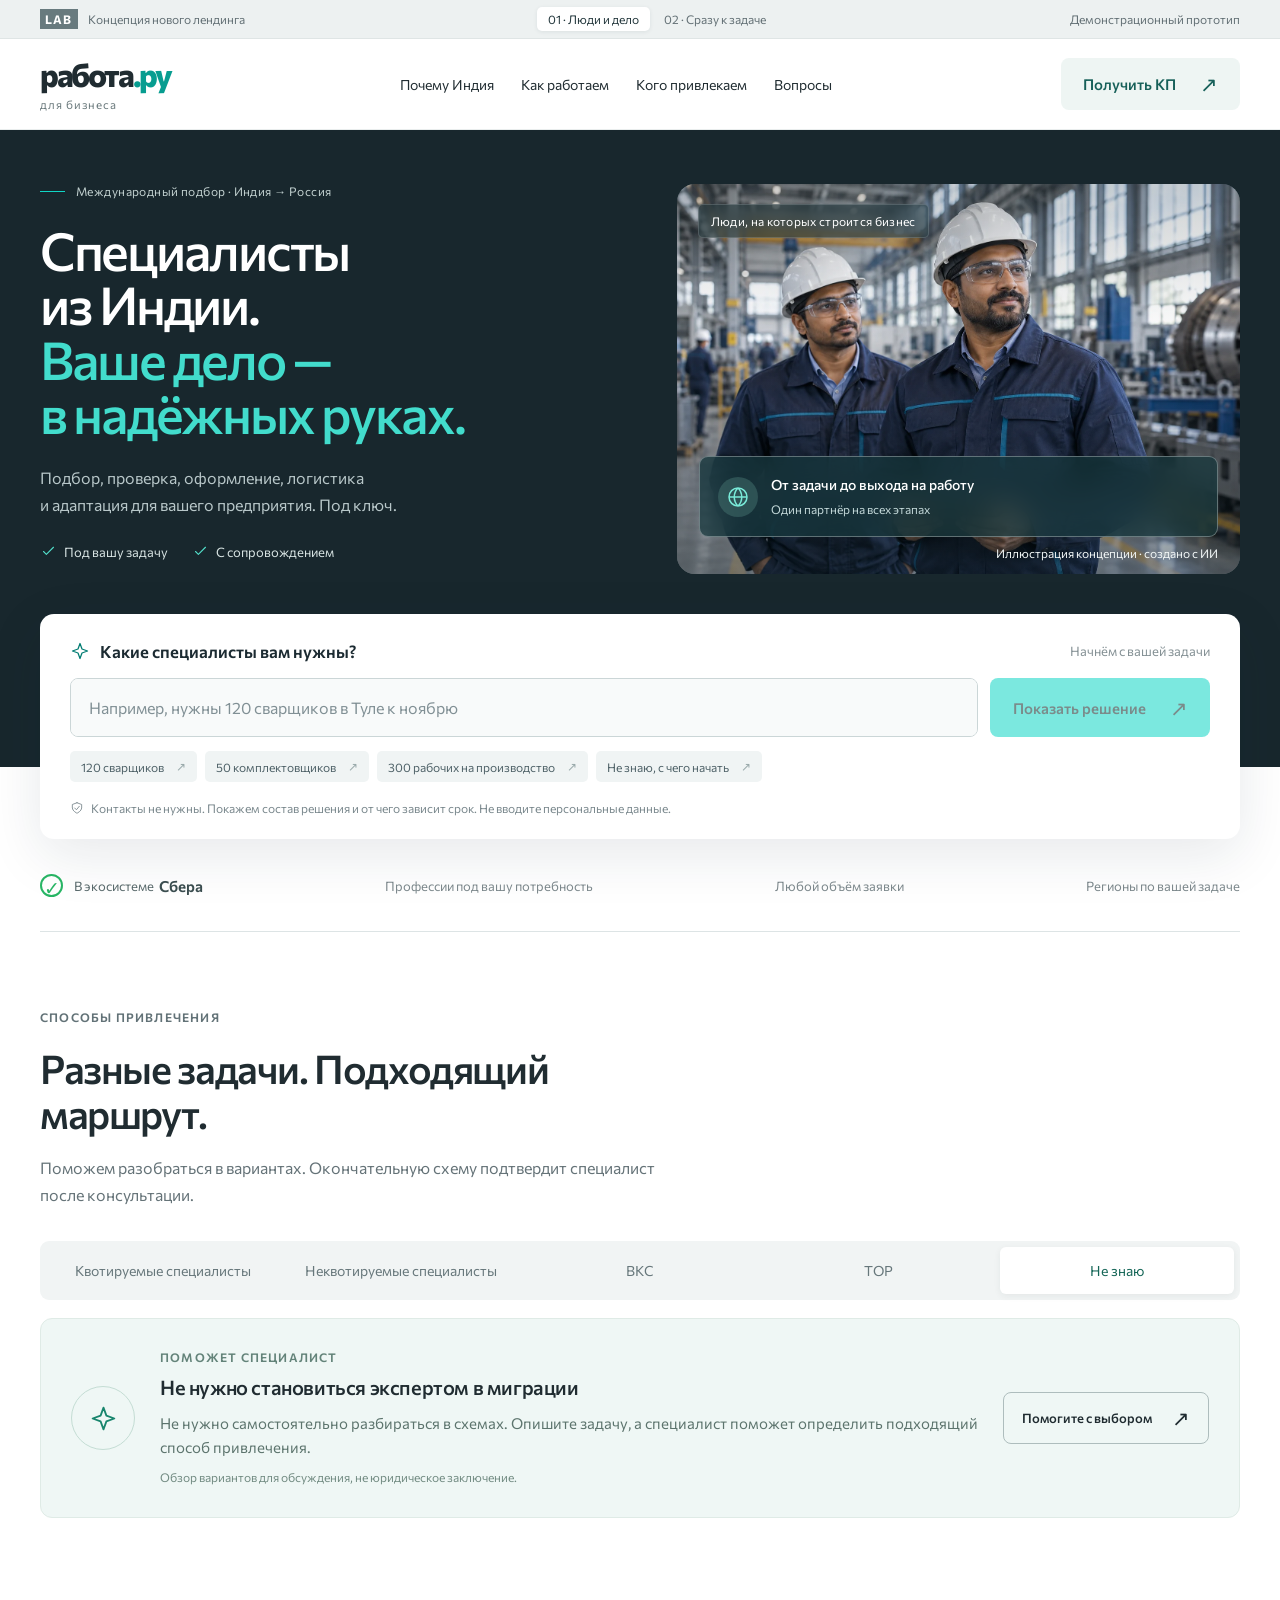
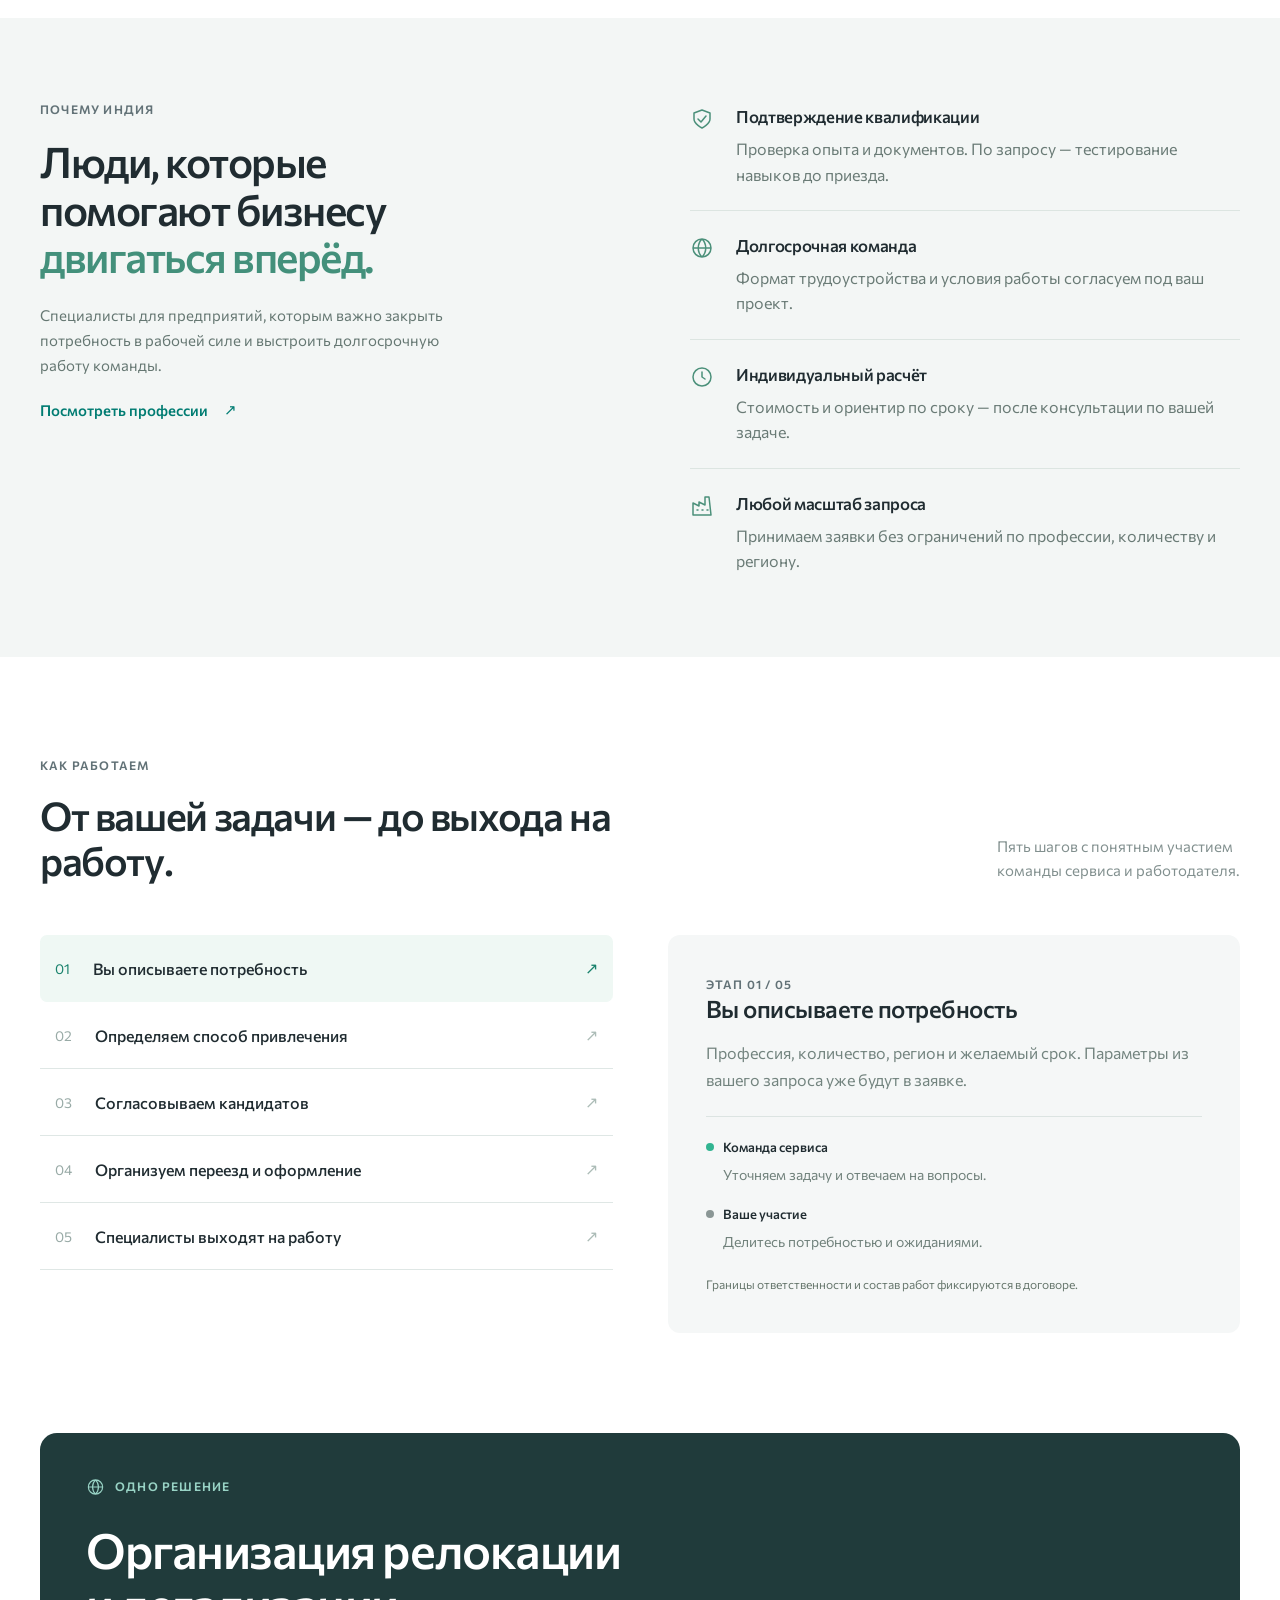
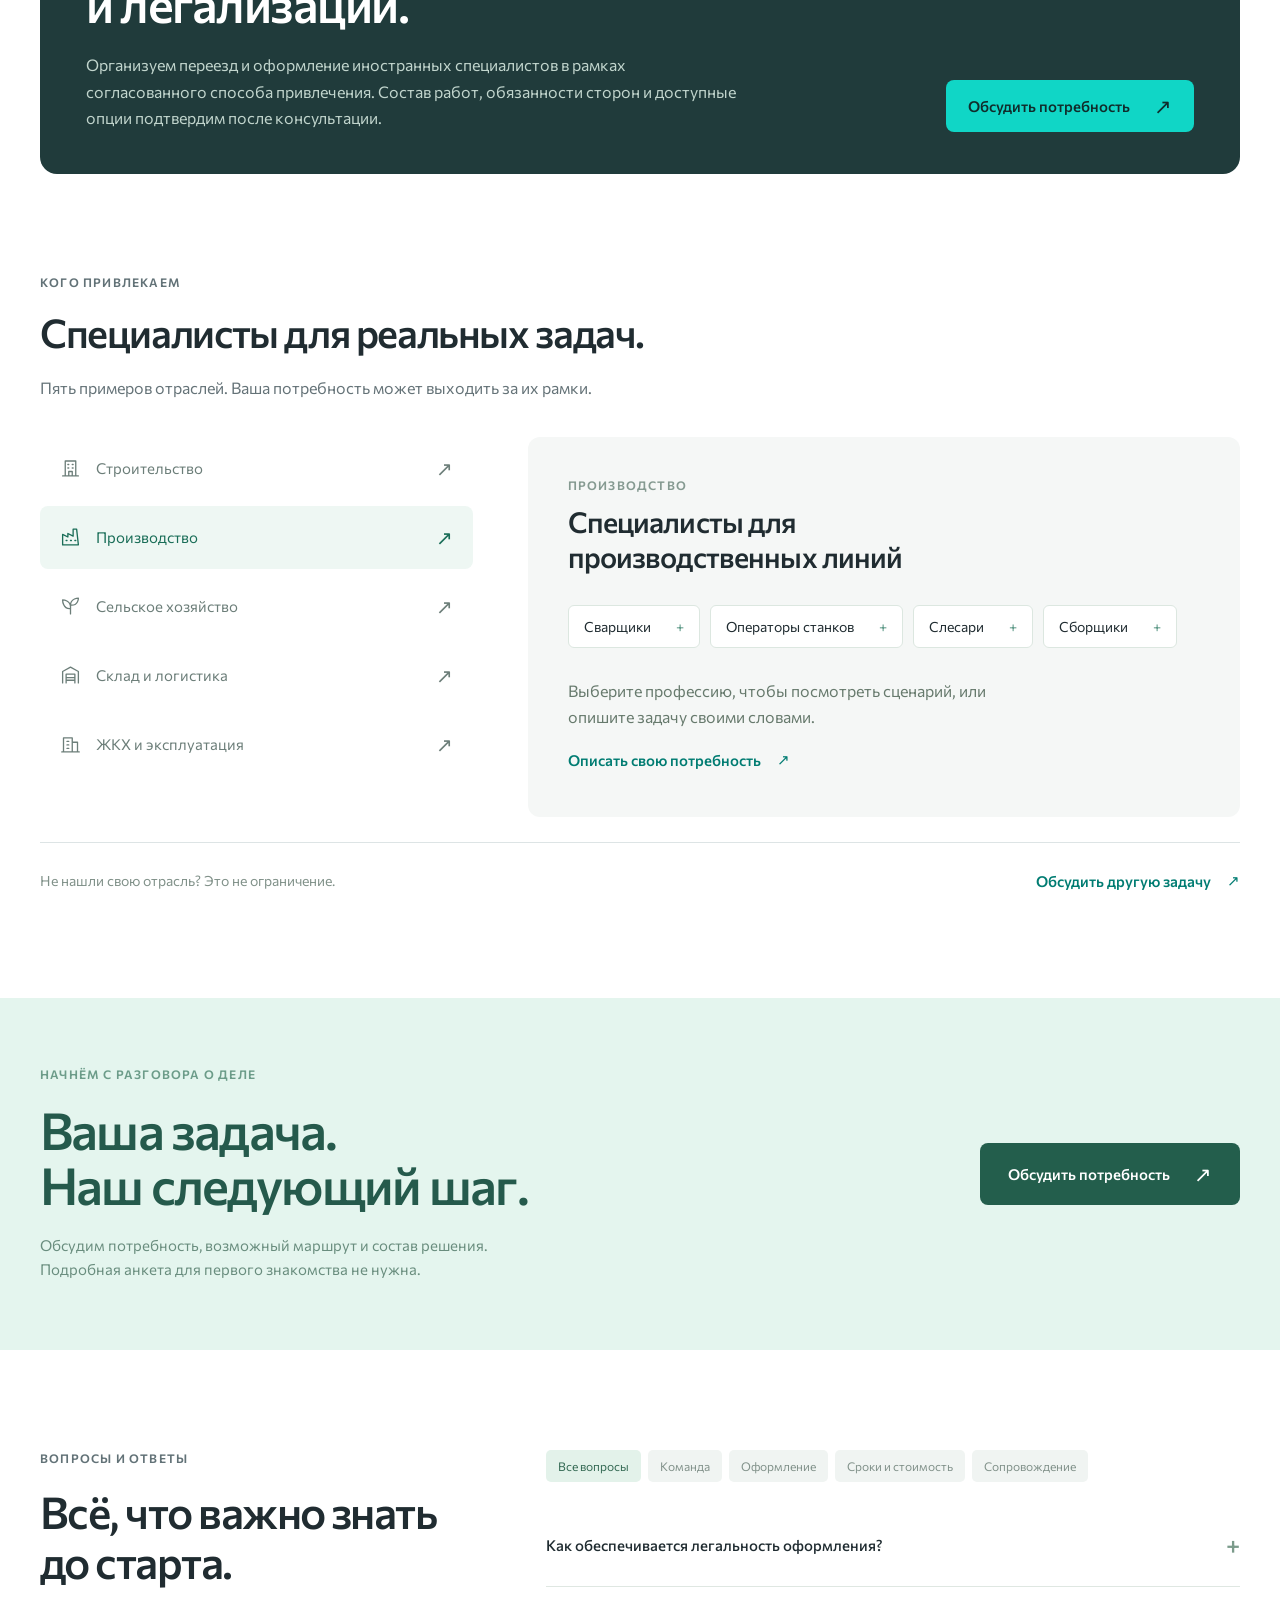
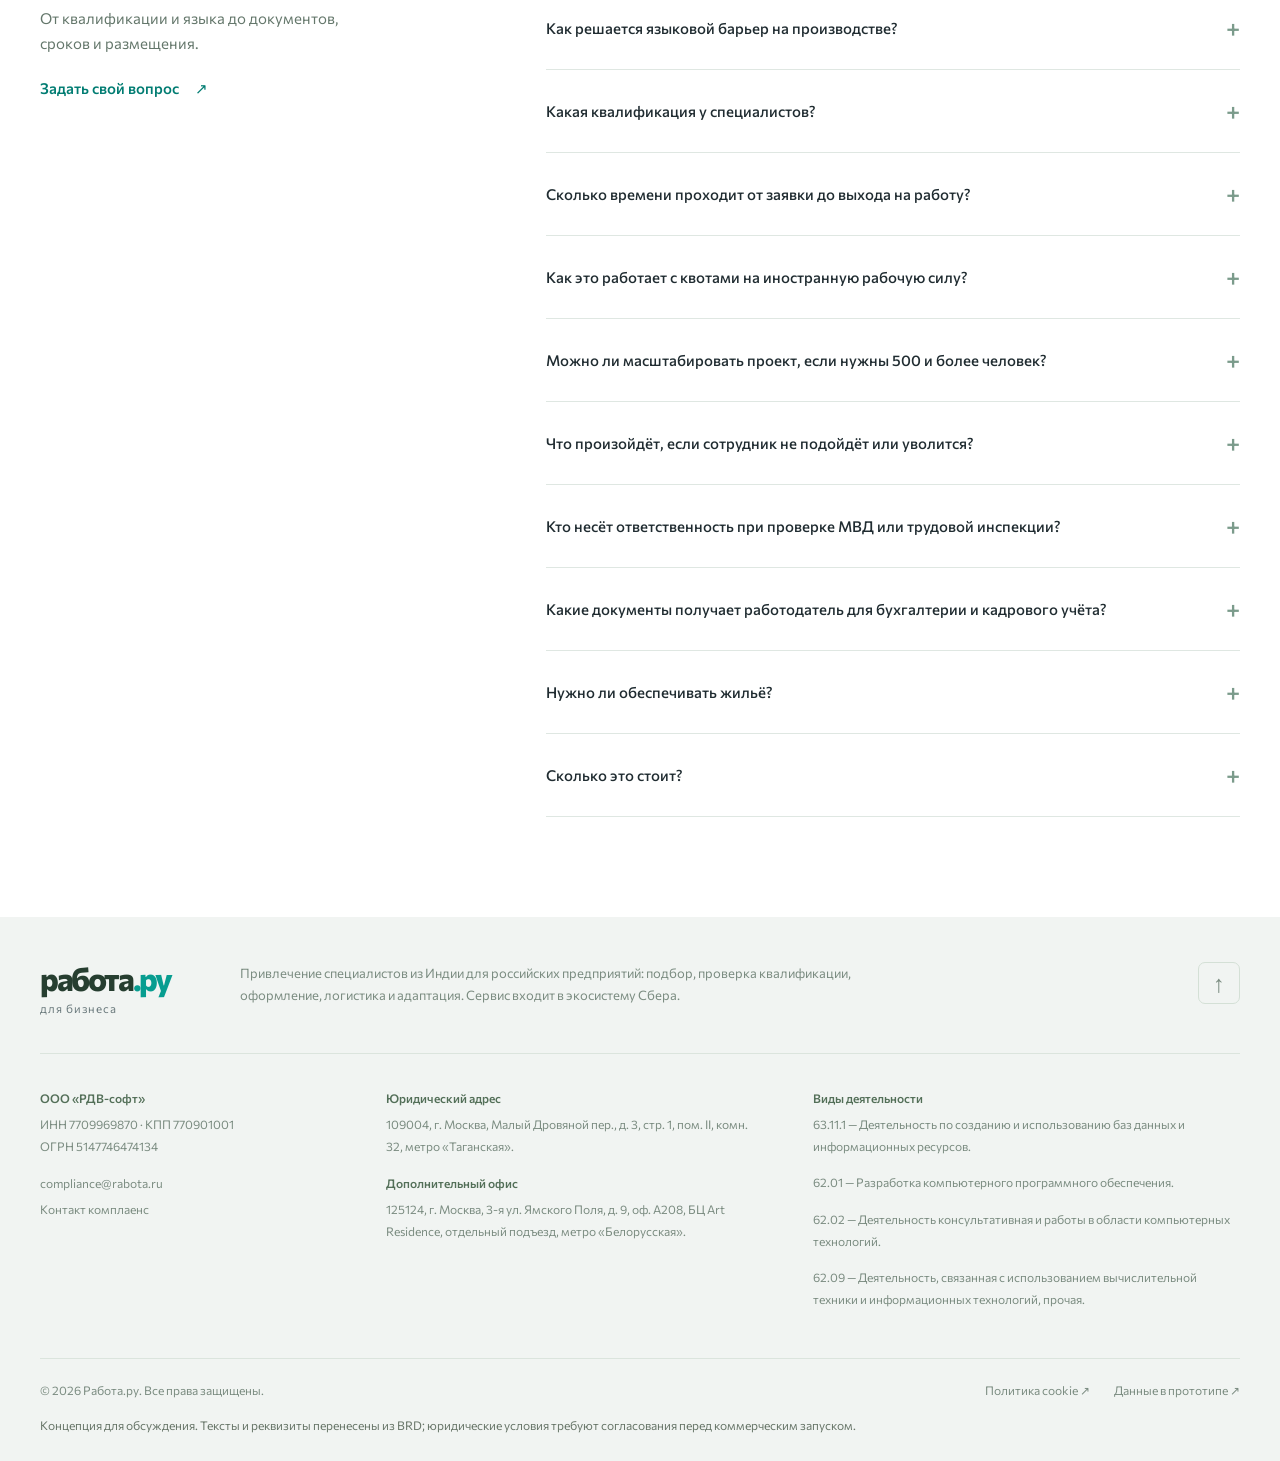
<file: site/index.html>
<!DOCTYPE html>
<!-- Статичная копия https://rabota-landing-poc.vercel.app/?variant=editorial (снята 2026-10-16) -->
<html lang="ru"><head>
    <meta charset="UTF-8">
    <meta name="viewport" content="width=device-width, initial-scale=1.0">
    <meta name="theme-color" content="#18272d">
    <meta name="robots" content="noindex,nofollow">
    <meta name="description" content="Специалисты из Индии для предприятий под ключ. Опишите задачу и узнайте, как может быть организован подбор, релокация и легализация.">
    <link rel="icon" href="favicon.svg">
    <title>Специалисты из Индии для бизнеса — Работа.ру</title>
    <link rel="stylesheet" href="styles.css">
    <script src="script.js" defer></script>
  </head>
  <body>
  <div id="root">
    <div class="app variant-editorial"><a class="skip-link" href="#main">Перейти к содержимому</a>
      <div class="poc-bar">
        <div class="container poc-inner"><span><b>LAB</b> Концепция нового лендинга</span>
          <div class="variant-switch" aria-label="Вариант первого экрана"><button aria-pressed="true" data-variant="editorial">01 · Люди и дело</button><button aria-pressed="false" data-variant="focus">02 · Сразу к задаче</button>
          </div><span class="poc-only">Демонстрационный прототип</span>
        </div>
      </div>
      <header class="site-header">
        <div class="container header-inner"><a class="brand" href="#top" aria-label="Работа.ру для бизнеса"><span class="wordmark">работа<span>.ру</span></span><span class="brand-caption">для бизнеса</span></a>
          <nav class="nav" aria-label="Основная навигация"><a href="#why">Почему Индия</a><a href="#kak">Как работаем</a><a href="#otrasli">Кого привлекаем</a><a href="#faq">Вопросы</a>
          </nav>
          <div class="header-actions"><button class="button header-cta" data-action="lead">Получить КП <span aria-hidden="true">↗</span></button><button class="menu-button" aria-label="Открыть меню" aria-expanded="false">☰</button>
          </div>
        </div>
      </header>
      <main id="main">
        <section class="hero" id="top">
          <div class="container hero-grid">
            <div class="hero-content">
              <div class="hero-overline"><span class="mini-line"></span> Международный подбор · Индия → Россия
              </div>
              <h1>Специалисты <br>из Индии.<br><span>Ваше дело —<br class="desktop-break"> в надёжных руках.</span>
              </h1>
              <p class="hero-description">Подбор, проверка, оформление, логистика<br class="desktop-break"> и адаптация для вашего предприятия. Под ключ.
              </p>
              <div class="hero-benefits"><span><svg width="24" height="24" viewBox="0 0 24 24" fill="none" stroke="currentColor" stroke-width="1.5" stroke-linecap="round" stroke-linejoin="round" aria-hidden="true"><path d="m5 12 4 4L19 6"></path></svg> Под вашу задачу</span><span><svg width="24" height="24" viewBox="0 0 24 24" fill="none" stroke="currentColor" stroke-width="1.5" stroke-linecap="round" stroke-linejoin="round" aria-hidden="true"><path d="m5 12 4 4L19 6"></path></svg> С сопровождением</span>
              </div>
            </div>
            <div class="hero-visual"><img class="hero-photo" alt="Иллюстрация: индийские специалисты в рабочей одежде на современном производстве" width="1536" height="1024" fetchpriority="high" src="hero.webp"><span class="image-label">Люди, на которых строится бизнес</span>
              <div class="photo-card"><span class="photo-card-icon"><svg width="24" height="24" viewBox="0 0 24 24" fill="none" stroke="currentColor" stroke-width="1.5" stroke-linecap="round" stroke-linejoin="round" aria-hidden="true"><path d="M21 12a9 9 0 1 1-18 0 9 9 0 0 1 18 0ZM3 12h18M12 3c5 5 5 13 0 18-5-5-5-13 0-18Z"></path></svg></span>
                <div><b>От задачи до выхода на работу</b><span>Один партнёр на всех этапах</span>
                </div>
              </div><span class="image-credit">Иллюстрация концепции · создано с ИИ</span>
            </div>
            <div class="intent-box">
              <div class="intent-heading"><svg width="24" height="24" viewBox="0 0 24 24" fill="none" stroke="currentColor" stroke-width="1.5" stroke-linecap="round" stroke-linejoin="round" aria-hidden="true"><path d="m12 3 2.4 6.6L21 12l-6.6 2.4L12 21l-2.4-6.6L3 12l6.6-2.4L12 3Z"></path></svg>
                <label for="intent-query">Какие специалисты вам нужны?
                </label><span>Начнём с вашей задачи</span>
              </div>
              <form class="intent-form">
                <textarea id="intent-query" rows="1" maxlength="600" placeholder="Например, нужны 120 сварщиков в Туле к ноябрю" aria-describedby="intent-help"></textarea><button class="button primary" type="submit" disabled="">Показать решение <span aria-hidden="true">↗</span></button>
              </form>
              <div class="examples"><button data-query="120 сварщиков в Туле к ноябрю">120 сварщиков <span aria-hidden="true">↗</span></button><button data-query="50 комплектовщиков">50 комплектовщиков <span aria-hidden="true">↗</span></button><button data-query="300 рабочих на производство">300 рабочих на производство <span aria-hidden="true">↗</span></button><button data-query="Не знаю, с чего начать">Не знаю, с чего начать <span aria-hidden="true">↗</span></button>
              </div>
              <p class="intent-help" id="intent-help"><svg width="24" height="24" viewBox="0 0 24 24" fill="none" stroke="currentColor" stroke-width="1.5" stroke-linecap="round" stroke-linejoin="round" aria-hidden="true"><path d="M12 3 4 6v6c0 5 8 9 8 9s8-4 8-9V6l-8-3Zm-4 9 3 3 5-6"></path></svg> Контакты не нужны. Покажем состав решения и от чего зависит срок. Не вводите персональные данные.
              </p>
              <p class="input-warning" role="status" hidden>Похоже, в запросе есть контакты. Удалим их перед распознаванием. Контакты можно оставить отдельно в заявке.
              </p>
              <div class="sr-only" role="status" aria-live="polite">
              </div>
            </div>
          </div>
        </section>
        <div class="trust-strip container"><span class="ecosystem"><span class="sber-mark">✓</span> В экосистеме <b>Сбера</b></span><span>Профессии под вашу потребность</span><span>Любой объём заявки</span><span>Регионы по вашей задаче</span>
        </div>
        <section id="result" class="section result-section container" hidden>
          <div class="result-top">
            <div>
              <p class="eyebrow teal-text">Ваш запрос → возможное решение
              </p>
              <h2 id="result-title" tabindex="-1">
              </h2>
            </div><button class="text-button" data-action="focus-intent">Изменить запрос ↗</button>
          </div>
          <div class="parsed-grid">
            <label><span>Профессия или отрасль <span aria-hidden="true">↙</span></span><input aria-label="Профессия или отрасль" data-field="profession" maxlength="150" placeholder="Уточним вместе">
            </label>
            <label><span>Количество <span aria-hidden="true">↙</span></span><input aria-label="Количество" data-field="count" inputmode="numeric" maxlength="15" placeholder="Уточним вместе">
            </label>
            <label><span>Регион работы <span aria-hidden="true">↙</span></span><input aria-label="Регион работы" data-field="region" maxlength="150" placeholder="Уточним вместе">
            </label>
            <label><span>Желаемый срок <span aria-hidden="true">↙</span></span><input aria-label="Желаемый срок" data-field="deadline" maxlength="150" placeholder="Уточним вместе">
            </label>
          </div>
          <p class="edit-hint">Распознали задачу. Нажмите на любое поле, чтобы уточнить его.
          </p>
          <div class="solution-grid">
            <div class="solution-main"><span class="pill">Предварительная рекомендация</span>
              <h3 data-result="solution-title">
              </h3>
              <p data-result="solution-text">
              </p>
              <div class="recommendation"><svg width="24" height="24" viewBox="0 0 24 24" fill="none" stroke="currentColor" stroke-width="1.5" stroke-linecap="round" stroke-linejoin="round" aria-hidden="true"><path d="M21 12a9 9 0 1 1-18 0 9 9 0 0 1 18 0ZM3 12h18M12 3c5 5 5 13 0 18-5-5-5-13 0-18Z"></path></svg>
                <div><b data-result="mode-title"></b>
                  <p data-result="mode-text">
                  </p><a href="#modes">Сравнить способы привлечения ↗</a>
                </div>
              </div>
            </div>
            <aside class="timing"><svg width="24" height="24" viewBox="0 0 24 24" fill="none" stroke="currentColor" stroke-width="1.5" stroke-linecap="round" stroke-linejoin="round" aria-hidden="true"><path d="M21 12a9 9 0 1 1-18 0 9 9 0 0 1 18 0ZM12 7v5l3 2"></path></svg>
              <h3>Когда смогут<br>выйти специалисты?
              </h3>
              <p data-result="timing-text">
              </p><small>Ориентир подтвердит менеджер после консультации. Здесь нет обещания даты выхода.</small><button class="button primary" data-action="lead">Обсудить потребность <span aria-hidden="true">↗</span></button>
            </aside>
          </div>
          <div class="result-faq" data-result="faq"><span>Часто спрашивают по этой задаче</span>
          </div>
        </section>
        <section class="section container modes-section" id="modes">
          <div class="section-heading">
            <p class="eyebrow">Способы привлечения
            </p>
            <h2>Разные задачи. Подходящий маршрут.
            </h2>
            <p>Поможем разобраться в вариантах. Окончательную схему подтвердит специалист после консультации.
            </p>
          </div>
          <div class="mode-tabs" role="tablist" aria-label="Способы привлечения"><button id="mode-quota" data-mode="quota" role="tab" aria-selected="false" aria-controls="mode-panel-quota" tabindex="-1">Квотируемые специалисты</button><button id="mode-no-quota" data-mode="no-quota" role="tab" aria-selected="false" aria-controls="mode-panel-no-quota" tabindex="-1">Неквотируемые специалисты</button><button id="mode-vks" data-mode="vks" role="tab" aria-selected="false" aria-controls="mode-panel-vks" tabindex="-1">ВКС</button><button id="mode-tor" data-mode="tor" role="tab" aria-selected="false" aria-controls="mode-panel-tor" tabindex="-1">ТОР</button><button id="mode-unknown" data-mode="unknown" role="tab" aria-selected="true" aria-controls="mode-panel-unknown" tabindex="0">Не знаю</button>
          </div>
          <div class="mode-panel" id="mode-panel-quota" role="tabpanel" aria-labelledby="mode-quota" data-mode="quota" hidden>
            <div class="mode-symbol"><svg width="24" height="24" viewBox="0 0 24 24" fill="none" stroke="currentColor" stroke-width="1.5" stroke-linecap="round" stroke-linejoin="round" aria-hidden="true"><path d="M21 12a9 9 0 1 1-18 0 9 9 0 0 1 18 0ZM3 12h18M12 3c5 5 5 13 0 18-5-5-5-13 0-18Z"></path></svg>
            </div>
            <div>
              <p class="eyebrow">Привлечение по квоте
              </p>
              <h3>Квотируемые специалисты
              </h3>
              <p>Возможный маршрут для визовых иностранных работников. Проверим, нужна ли квота для вашей задачи и как организовать подготовку.
              </p><a class="source-link" href="https://migrakvota.gov.ru/" target="_blank" rel="noreferrer">АИК «Миграционные квоты» ↗</a><small>Обзор вариантов для обсуждения, не юридическое заключение.</small>
            </div><button class="button outlined" data-action="lead">Обсудить этот вариант <span aria-hidden="true">↗</span></button>
          </div>
          <div class="mode-panel" id="mode-panel-no-quota" role="tabpanel" aria-labelledby="mode-no-quota" data-mode="no-quota" hidden>
            <div class="mode-symbol"><svg width="24" height="24" viewBox="0 0 24 24" fill="none" stroke="currentColor" stroke-width="1.5" stroke-linecap="round" stroke-linejoin="round" aria-hidden="true"><path d="M21 12a9 9 0 1 1-18 0 9 9 0 0 1 18 0ZM3 12h18M12 3c5 5 5 13 0 18-5-5-5-13 0-18Z"></path></svg>
            </div>
            <div>
              <p class="eyebrow">Для профессий из перечня
              </p>
              <h3>Неквотируемые специалисты
              </h3>
              <p>Возможный маршрут, если профессия входит в действующий перечень Минтруда. Соответствие должности и условия оформления проверит специалист.
              </p><a class="source-link" href="https://publication.pravo.gov.ru/Document/View/0001202203180021" target="_blank" rel="noreferrer">Приказ Минтруда № 58н ↗</a><small>Обзор вариантов для обсуждения, не юридическое заключение.</small>
            </div><button class="button outlined" data-action="lead">Обсудить этот вариант <span aria-hidden="true">↗</span></button>
          </div>
          <div class="mode-panel" id="mode-panel-vks" role="tabpanel" aria-labelledby="mode-vks" data-mode="vks" hidden>
            <div class="mode-symbol"><svg width="24" height="24" viewBox="0 0 24 24" fill="none" stroke="currentColor" stroke-width="1.5" stroke-linecap="round" stroke-linejoin="round" aria-hidden="true"><path d="M21 12a9 9 0 1 1-18 0 9 9 0 0 1 18 0ZM3 12h18M12 3c5 5 5 13 0 18-5-5-5-13 0-18Z"></path></svg>
            </div>
            <div>
              <p class="eyebrow">Высокая квалификация
              </p>
              <h3>ВКС
              </h3>
              <p>Отдельный порядок для высококвалифицированных специалистов. Применимость, требования к оплате и исключения необходимо уточнить для конкретного проекта.
              </p><a class="source-link" href="https://pravo.gov.ru/proxy/ips/?docbody=&nd=102078147" target="_blank" rel="noreferrer">Федеральный закон № 115-ФЗ ↗</a><small>Обзор вариантов для обсуждения, не юридическое заключение.</small>
            </div><button class="button outlined" data-action="lead">Обсудить этот вариант <span aria-hidden="true">↗</span></button>
          </div>
          <div class="mode-panel" id="mode-panel-tor" role="tabpanel" aria-labelledby="mode-tor" data-mode="tor" hidden>
            <div class="mode-symbol"><svg width="24" height="24" viewBox="0 0 24 24" fill="none" stroke="currentColor" stroke-width="1.5" stroke-linecap="round" stroke-linejoin="round" aria-hidden="true"><path d="M21 12a9 9 0 1 1-18 0 9 9 0 0 1 18 0ZM3 12h18M12 3c5 5 5 13 0 18-5-5-5-13 0-18Z"></path></svg>
            </div>
            <div>
              <p class="eyebrow">Для резидентов территорий
              </p>
              <h3>ТОР
              </h3>
              <p>Возможный маршрут для компаний со статусом резидента территории опережающего развития. Проверим статус компании и условия привлечения.
              </p><a class="source-link" href="https://publication.pravo.gov.ru/Document/View/0001201412290024" target="_blank" rel="noreferrer">Федеральный закон № 473-ФЗ ↗</a><small>Обзор вариантов для обсуждения, не юридическое заключение.</small>
            </div><button class="button outlined" data-action="lead">Обсудить этот вариант <span aria-hidden="true">↗</span></button>
          </div>
          <div class="mode-panel" id="mode-panel-unknown" role="tabpanel" aria-labelledby="mode-unknown" data-mode="unknown">
            <div class="mode-symbol"><svg width="24" height="24" viewBox="0 0 24 24" fill="none" stroke="currentColor" stroke-width="1.5" stroke-linecap="round" stroke-linejoin="round" aria-hidden="true"><path d="m12 3 2.4 6.6L21 12l-6.6 2.4L12 21l-2.4-6.6L3 12l6.6-2.4L12 3Z"></path></svg>
            </div>
            <div>
              <p class="eyebrow">Поможет специалист
              </p>
              <h3>Не нужно становиться экспертом в миграции
              </h3>
              <p>Не нужно самостоятельно разбираться в схемах. Опишите задачу, а специалист поможет определить подходящий способ привлечения.
              </p><small>Обзор вариантов для обсуждения, не юридическое заключение.</small>
            </div><button class="button outlined" data-action="lead">Помогите с выбором <span aria-hidden="true">↗</span></button>
          </div>
        </section>
        <section class="why-section" id="why">
          <div class="container why-grid">
            <div>
              <p class="eyebrow">Почему Индия
              </p>
              <h2>Люди, которые<br>помогают бизнесу<br><span>двигаться вперёд.</span>
              </h2>
              <p>Специалисты для предприятий, которым важно закрыть потребность в рабочей силе и выстроить долгосрочную работу команды.
              </p><a class="text-button" href="#otrasli">Посмотреть профессии <span aria-hidden="true">↗</span></a>
            </div>
            <div class="why-items">
              <div class="why-item"><svg width="24" height="24" viewBox="0 0 24 24" fill="none" stroke="currentColor" stroke-width="1.5" stroke-linecap="round" stroke-linejoin="round" aria-hidden="true"><path d="M12 3 4 6v6c0 5 8 9 8 9s8-4 8-9V6l-8-3Zm-4 9 3 3 5-6"></path></svg>
                <div>
                  <h3>Подтверждение квалификации
                  </h3>
                  <p>Проверка опыта и документов. По запросу — тестирование навыков до приезда.
                  </p>
                </div>
              </div>
              <div class="why-item"><svg width="24" height="24" viewBox="0 0 24 24" fill="none" stroke="currentColor" stroke-width="1.5" stroke-linecap="round" stroke-linejoin="round" aria-hidden="true"><path d="M21 12a9 9 0 1 1-18 0 9 9 0 0 1 18 0ZM3 12h18M12 3c5 5 5 13 0 18-5-5-5-13 0-18Z"></path></svg>
                <div>
                  <h3>Долгосрочная команда
                  </h3>
                  <p>Формат трудоустройства и условия работы согласуем под ваш проект.
                  </p>
                </div>
              </div>
              <div class="why-item"><svg width="24" height="24" viewBox="0 0 24 24" fill="none" stroke="currentColor" stroke-width="1.5" stroke-linecap="round" stroke-linejoin="round" aria-hidden="true"><path d="M21 12a9 9 0 1 1-18 0 9 9 0 0 1 18 0ZM12 7v5l3 2"></path></svg>
                <div>
                  <h3>Индивидуальный расчёт
                  </h3>
                  <p>Стоимость и ориентир по сроку — после консультации по вашей задаче.
                  </p>
                </div>
              </div>
              <div class="why-item"><svg width="24" height="24" viewBox="0 0 24 24" fill="none" stroke="currentColor" stroke-width="1.5" stroke-linecap="round" stroke-linejoin="round" aria-hidden="true"><path d="M3 21V9l6 3V8l6 3V3h4l2 18H3M7 16h1m4 0h1m4 0h1"></path></svg>
                <div>
                  <h3>Любой масштаб запроса
                  </h3>
                  <p>Принимаем заявки без ограничений по профессии, количеству и региону.
                  </p>
                </div>
              </div>
            </div>
          </div>
        </section>
        <section class="section container" id="kak">
          <div class="split-heading">
            <div class="section-heading">
              <p class="eyebrow">Как работаем
              </p>
              <h2>От вашей задачи — до выхода на работу.
              </h2>
            </div>
            <p>Пять шагов с понятным участием<br>команды сервиса и работодателя.
            </p>
          </div>
          <div class="process">
            <div class="process-list"><button class="active" aria-expanded="true" aria-controls="step-content-1" data-step="1"><span class="step-number">01</span><b>Вы описываете потребность</b><span class="step-arrow">↗</span></button><button class="" aria-expanded="false" aria-controls="step-content-2" data-step="2"><span class="step-number">02</span><b>Определяем способ привлечения</b><span class="step-arrow">↗</span></button><button class="" aria-expanded="false" aria-controls="step-content-3" data-step="3"><span class="step-number">03</span><b>Согласовываем кандидатов</b><span class="step-arrow">↗</span></button><button class="" aria-expanded="false" aria-controls="step-content-4" data-step="4"><span class="step-number">04</span><b>Организуем переезд и оформление</b><span class="step-arrow">↗</span></button><button class="" aria-expanded="false" aria-controls="step-content-5" data-step="5"><span class="step-number">05</span><b>Специалисты выходят на работу</b><span class="step-arrow">↗</span></button>
            </div>
            <div class="step-content" id="step-content-1" aria-live="polite"><span class="eyebrow">Этап 01 / 05</span>
              <h3>Вы описываете потребность
              </h3>
              <p>Профессия, количество, регион и желаемый срок. Параметры из вашего запроса уже будут в заявке.
              </p>
              <div class="responsibility"><span><i class="responsibility-dot"></i> Команда сервиса</span>
                <p>Уточняем задачу и отвечаем на вопросы.
                </p><span><i class="responsibility-dot dark"></i> Ваше участие</span>
                <p>Делитесь потребностью и ожиданиями.
                </p>
              </div><small>Границы ответственности и состав работ фиксируются в договоре.</small>
            </div>
            <div class="step-content" id="step-content-2" aria-live="polite" hidden><span class="eyebrow">Этап 02 / 05</span>
              <h3>Определяем способ привлечения
              </h3>
              <p>Рассматриваем возможные варианты и подтверждаем схему для вашей задачи.
              </p>
              <div class="responsibility"><span><i class="responsibility-dot"></i> Команда сервиса</span>
                <p>Уточняем применимость схемы и состав решения.
                </p><span><i class="responsibility-dot dark"></i> Ваше участие</span>
                <p>Предоставляете исходные данные о компании.
                </p>
              </div><small>Границы ответственности и состав работ фиксируются в договоре.</small>
            </div>
            <div class="step-content" id="step-content-3" aria-live="polite" hidden><span class="eyebrow">Этап 03 / 05</span>
              <h3>Согласовываем кандидатов
              </h3>
              <p>Подбираем специалистов, проверяем опыт и документы. По запросу организуем проверку навыков.
              </p>
              <div class="responsibility"><span><i class="responsibility-dot"></i> Команда сервиса</span>
                <p>Подбираем кандидатов и передаём доступные материалы.
                </p><span><i class="responsibility-dot dark"></i> Ваше участие</span>
                <p>Оцениваете и утверждаете кандидатов.
                </p>
              </div><small>Границы ответственности и состав работ фиксируются в договоре.</small>
            </div>
            <div class="step-content" id="step-content-4" aria-live="polite" hidden><span class="eyebrow">Этап 04 / 05</span>
              <h3>Организуем переезд и оформление
              </h3>
              <p>Организуем релокацию, легализацию и адаптацию в рамках согласованного проекта.
              </p>
              <div class="responsibility"><span><i class="responsibility-dot"></i> Команда сервиса</span>
                <p>Координируем этапы и согласованный состав работ.
                </p><span><i class="responsibility-dot dark"></i> Ваше участие</span>
                <p>Готовите рабочие места и согласованные условия размещения.
                </p>
              </div><small>Границы ответственности и состав работ фиксируются в договоре.</small>
            </div>
            <div class="step-content" id="step-content-5" aria-live="polite" hidden><span class="eyebrow">Этап 05 / 05</span>
              <h3>Специалисты выходят на работу
              </h3>
              <p>Сотрудники приступают к работе. Доступное сопровождение определяется условиями проекта.
              </p>
              <div class="responsibility"><span><i class="responsibility-dot"></i> Команда сервиса</span>
                <p>Сопровождаем в рамках условий договора.
                </p><span><i class="responsibility-dot dark"></i> Ваше участие</span>
                <p>Встречаете команду и организуете работу на предприятии.
                </p>
              </div><small>Границы ответственности и состав работ фиксируются в договоре.</small>
            </div>
          </div>
        </section>
        <section class="container services-section" id="uslugi">
          <div class="service-heading"><svg width="24" height="24" viewBox="0 0 24 24" fill="none" stroke="currentColor" stroke-width="1.5" stroke-linecap="round" stroke-linejoin="round" aria-hidden="true"><path d="M21 12a9 9 0 1 1-18 0 9 9 0 0 1 18 0ZM3 12h18M12 3c5 5 5 13 0 18-5-5-5-13 0-18Z"></path></svg>
            <p class="eyebrow">Одно решение
            </p>
          </div>
          <h2>Организация релокации<br>и легализации.
          </h2>
          <div class="service-bottom">
            <p>Организуем переезд и оформление иностранных специалистов в рамках согласованного способа привлечения. Состав работ, обязанности сторон и доступные опции подтвердим после консультации.
            </p><button class="button primary" data-action="lead">Обсудить потребность <span aria-hidden="true">↗</span></button>
          </div>
        </section>
        <section class="section container" id="otrasli">
          <div class="section-heading">
            <p class="eyebrow">Кого привлекаем
            </p>
            <h2>Специалисты для реальных задач.
            </h2>
            <p>Пять примеров отраслей. Ваша потребность может выходить за их рамки.
            </p>
          </div>
          <div class="industry-grid">
            <div class="industry-list"><button class="" aria-pressed="false" data-industry="construction"><svg width="24" height="24" viewBox="0 0 24 24" fill="none" stroke="currentColor" stroke-width="1.5" stroke-linecap="round" stroke-linejoin="round" aria-hidden="true"><path d="M3 21h18M6 21V4h12v17M9 8h1m4 0h1M9 12h1m4 0h1M10 21v-5h4v5"></path></svg><span>Строительство</span><span aria-hidden="true">↗</span></button><button class="selected" aria-pressed="true" data-industry="production"><svg width="24" height="24" viewBox="0 0 24 24" fill="none" stroke="currentColor" stroke-width="1.5" stroke-linecap="round" stroke-linejoin="round" aria-hidden="true"><path d="M3 21V9l6 3V8l6 3V3h4l2 18H3M7 16h1m4 0h1m4 0h1"></path></svg><span>Производство</span><span aria-hidden="true">↗</span></button><button class="" aria-pressed="false" data-industry="agriculture"><svg width="24" height="24" viewBox="0 0 24 24" fill="none" stroke="currentColor" stroke-width="1.5" stroke-linecap="round" stroke-linejoin="round" aria-hidden="true"><path d="M12 21V11M12 15C3 16 3 5 3 5s10 0 9 10Zm0-4C12 3 21 3 21 3s0 9-9 8Z"></path></svg><span>Сельское хозяйство</span><span aria-hidden="true">↗</span></button><button class="" aria-pressed="false" data-industry="logistics"><svg width="24" height="24" viewBox="0 0 24 24" fill="none" stroke="currentColor" stroke-width="1.5" stroke-linecap="round" stroke-linejoin="round" aria-hidden="true"><path d="M3 21V8l9-5 9 5v13M7 21V11h10v10M7 15h10m-10 3h10"></path></svg><span>Склад и логистика</span><span aria-hidden="true">↗</span></button><button class="" aria-pressed="false" data-industry="services"><svg width="24" height="24" viewBox="0 0 24 24" fill="none" stroke="currentColor" stroke-width="1.5" stroke-linecap="round" stroke-linejoin="round" aria-hidden="true"><path d="M4 21V5h10v16M14 10h6v11M8 9h2m-2 4h2m-2 4h2M2 21h20"></path></svg><span>ЖКХ и эксплуатация</span><span aria-hidden="true">↗</span></button>
            </div>
            <div class="industry-content" data-industry="construction" hidden>
              <p class="eyebrow">Строительство
              </p>
              <h3>Команды для ваших объектов
              </h3>
              <div class="profession-chips"><button data-query="Нужны каменщики">Каменщики <span>+</span></button><button data-query="Нужны бетонщики">Бетонщики <span>+</span></button><button data-query="Нужны арматурщики">Арматурщики <span>+</span></button><button data-query="Нужны монтажники">Монтажники <span>+</span></button>
              </div>
              <p>Выберите профессию, чтобы посмотреть сценарий, или опишите задачу своими словами.
              </p><button class="text-button" data-action="focus-intent">Описать свою потребность <span aria-hidden="true">↗</span></button>
            </div>
            <div class="industry-content" data-industry="production">
              <p class="eyebrow">Производство
              </p>
              <h3>Специалисты для производственных линий
              </h3>
              <div class="profession-chips"><button data-query="Нужны сварщики">Сварщики <span>+</span></button><button data-query="Нужны операторы станков">Операторы станков <span>+</span></button><button data-query="Нужны слесари">Слесари <span>+</span></button><button data-query="Нужны сборщики">Сборщики <span>+</span></button>
              </div>
              <p>Выберите профессию, чтобы посмотреть сценарий, или опишите задачу своими словами.
              </p><button class="text-button" data-action="focus-intent">Описать свою потребность <span aria-hidden="true">↗</span></button>
            </div>
            <div class="industry-content" data-industry="agriculture" hidden>
              <p class="eyebrow">Сельское хозяйство
              </p>
              <h3>Люди для сезонных и постоянных задач
              </h3>
              <div class="profession-chips"><button data-query="Нужны сборщики урожая">Сборщики урожая <span>+</span></button><button data-query="Нужны тепличные рабочие">Тепличные рабочие <span>+</span></button><button data-query="Нужны операторы агротехники">Операторы агротехники <span>+</span></button>
              </div>
              <p>Выберите профессию, чтобы посмотреть сценарий, или опишите задачу своими словами.
              </p><button class="text-button" data-action="focus-intent">Описать свою потребность <span aria-hidden="true">↗</span></button>
            </div>
            <div class="industry-content" data-industry="logistics" hidden>
              <p class="eyebrow">Склад и логистика
              </p>
              <h3>Команды для складов и распределительных центров
              </h3>
              <div class="profession-chips"><button data-query="Нужны комплектовщики">Комплектовщики <span>+</span></button><button data-query="Нужны грузчики">Грузчики <span>+</span></button><button data-query="Нужны водители погрузчиков">Водители погрузчиков <span>+</span></button>
              </div>
              <p>Выберите профессию, чтобы посмотреть сценарий, или опишите задачу своими словами.
              </p><button class="text-button" data-action="focus-intent">Описать свою потребность <span aria-hidden="true">↗</span></button>
            </div>
            <div class="industry-content" data-industry="services" hidden>
              <p class="eyebrow">ЖКХ и эксплуатация
              </p>
              <h3>Специалисты для обслуживания объектов
              </h3>
              <div class="profession-chips"><button data-query="Нужны уборщики">Уборщики <span>+</span></button><button data-query="Нужны дворники">Дворники <span>+</span></button><button data-query="Нужны технический персонал">Технический персонал <span>+</span></button>
              </div>
              <p>Выберите профессию, чтобы посмотреть сценарий, или опишите задачу своими словами.
              </p><button class="text-button" data-action="focus-intent">Описать свою потребность <span aria-hidden="true">↗</span></button>
            </div>
          </div>
          <div class="industry-foot"><span>Не нашли свою отрасль? Это не ограничение.</span><button class="text-button" data-action="lead">Обсудить другую задачу <span aria-hidden="true">↗</span></button>
          </div>
        </section>
        <section class="contact-section" id="request">
          <div class="container contact-inner">
            <div>
              <p class="eyebrow">Начнём с разговора о деле
              </p>
              <h2>Ваша задача.<br>Наш следующий шаг.
              </h2>
              <p>Обсудим потребность, возможный маршрут и состав решения.<br>Подробная анкета для первого знакомства не нужна.
              </p>
            </div><button class="button primary large" data-action="lead">Обсудить потребность <span aria-hidden="true">↗</span></button>
          </div>
        </section>
        <section class="section container faq-section" id="faq">
          <div class="faq-intro">
            <div class="section-heading">
              <p class="eyebrow">Вопросы и ответы
              </p>
              <h2>Всё, что важно знать до старта.
              </h2>
            </div>
            <p>От квалификации и языка до документов, сроков и размещения.
            </p><button class="text-button" data-action="lead">Задать свой вопрос <span aria-hidden="true">↗</span></button>
          </div>
          <div class="faq-main">
            <div class="faq-filters" aria-label="Темы вопросов"><button aria-pressed="true" class="selected" data-topic="Все вопросы">Все вопросы</button><button aria-pressed="false" class="" data-topic="Команда">Команда</button><button aria-pressed="false" class="" data-topic="Оформление">Оформление</button><button aria-pressed="false" class="" data-topic="Сроки и стоимость">Сроки и стоимость</button><button aria-pressed="false" class="" data-topic="Сопровождение">Сопровождение</button>
            </div>
            <div class="faq-list">
              <article class="faq-item" data-topic="Оформление">
                <h3><button id="faq-button-0" aria-expanded="false" aria-controls="faq-answer-0"><span>Как обеспечивается легальность оформления?</span><span class="faq-plus" aria-hidden="true">+</span></button>
                </h3>
                <div id="faq-answer-0" role="region" aria-labelledby="faq-button-0" hidden="">
                  <p>Схема привлечения и пакет документов определяются для конкретного проекта. В состав услуги может входить помощь с разрешением на работу, рабочей визой и миграционным учётом. Работодатель получает согласованный комплект документов для кадрового учёта, бухгалтерии и проверок.
                  </p>
                </div>
              </article>
              <article class="faq-item" data-topic="Команда">
                <h3><button id="faq-button-1" aria-expanded="false" aria-controls="faq-answer-1"><span>Как решается языковой барьер на производстве?</span><span class="faq-plus" aria-hidden="true">+</span></button>
                </h3>
                <div id="faq-answer-1" role="region" aria-labelledby="faq-button-1" hidden="">
                  <p>До приезда кандидат может пройти базовую языковую подготовку. На объекте при выбранной модели поддержки может работать бригадир-переводчик. Состав подготовки и сопровождения фиксируется для конкретного проекта.
                  </p>
                </div>
              </article>
              <article class="faq-item" data-topic="Команда">
                <h3><button id="faq-button-2" aria-expanded="false" aria-controls="faq-answer-2"><span>Какая квалификация у специалистов?</span><span class="faq-plus" aria-hidden="true">+</span></button>
                </h3>
                <div id="faq-answer-2" role="region" aria-labelledby="faq-button-2" hidden="">
                  <p>Квалификация зависит от запроса работодателя. При необходимости кандидат проходит проверку навыков, документов об образовании и опыта. Доступные результаты проверки передаются работодателю до утверждения кандидата.
                  </p>
                </div>
              </article>
              <article class="faq-item" data-topic="Сроки и стоимость">
                <h3><button id="faq-button-3" aria-expanded="false" aria-controls="faq-answer-3"><span>Сколько времени проходит от заявки до выхода на работу?</span><span class="faq-plus" aria-hidden="true">+</span></button>
                </h3>
                <div id="faq-answer-3" role="region" aria-labelledby="faq-button-3" hidden="">
                  <p>Срок зависит от способа привлечения, количества специалистов и готовности исходных данных. После уточнения потребности менеджер укажет ориентир в коммерческом предложении.
                  </p>
                </div>
              </article>
              <article class="faq-item" data-topic="Оформление">
                <h3><button id="faq-button-4" aria-expanded="false" aria-controls="faq-answer-4"><span>Как это работает с квотами на иностранную рабочую силу?</span><span class="faq-plus" aria-hidden="true">+</span></button>
                </h3>
                <div id="faq-answer-4" role="region" aria-labelledby="faq-button-4" hidden="">
                  <p>Могут рассматриваться квотируемый или неквотируемый порядок, режим ВКС либо условия для резидентов ТОР. Здесь можно познакомиться с вариантами. Окончательную схему подтверждает специалист после проверки потребности.
                  </p>
                </div>
              </article>
              <article class="faq-item" data-topic="Команда">
                <h3><button id="faq-button-5" aria-expanded="false" aria-controls="faq-answer-5"><span>Можно ли масштабировать проект, если нужны 500 и более человек?</span><span class="faq-plus" aria-hidden="true">+</span></button>
                </h3>
                <div id="faq-answer-5" role="region" aria-labelledby="faq-button-5" hidden="">
                  <p>Да, заявка принимается независимо от количества специалистов. Реалистичный график набора и выхода команда подтвердит после уточнения профессий, регионов и сроков.
                  </p>
                </div>
              </article>
              <article class="faq-item" data-topic="Сопровождение">
                <h3><button id="faq-button-6" aria-expanded="false" aria-controls="faq-answer-6"><span>Что произойдёт, если сотрудник не подойдёт или уволится?</span><span class="faq-plus" aria-hidden="true">+</span></button>
                </h3>
                <div id="faq-answer-6" role="region" aria-labelledby="faq-button-6" hidden="">
                  <p>Возможность замены обсуждается для конкретного проекта. Точные основания, исключения, стоимость и срок действия фиксируются в коммерческом предложении и договоре.
                  </p>
                </div>
              </article>
              <article class="faq-item" data-topic="Оформление">
                <h3><button id="faq-button-7" aria-expanded="false" aria-controls="faq-answer-7"><span>Кто несёт ответственность при проверке МВД или трудовой инспекции?</span><span class="faq-plus" aria-hidden="true">+</span></button>
                </h3>
                <div id="faq-answer-7" role="region" aria-labelledby="faq-button-7" hidden="">
                  <p>Ответственность работодателя зависит от законодательства и выбранной схемы взаимодействия. В состав услуги может входить подготовка пакета документов и сопровождение при проверках. Границы ответственности сторон фиксируются в договоре.
                  </p>
                </div>
              </article>
              <article class="faq-item" data-topic="Оформление">
                <h3><button id="faq-button-8" aria-expanded="false" aria-controls="faq-answer-8"><span>Какие документы получает работодатель для бухгалтерии и кадрового учёта?</span><span class="faq-plus" aria-hidden="true">+</span></button>
                </h3>
                <div id="faq-answer-8" role="region" aria-labelledby="faq-button-8" hidden="">
                  <p>Состав пакета зависит от схемы оформления. Точный перечень документов, необходимых для кадрового учёта и бухгалтерии, подтверждается для проекта.
                  </p>
                </div>
              </article>
              <article class="faq-item" data-topic="Сопровождение">
                <h3><button id="faq-button-9" aria-expanded="false" aria-controls="faq-answer-9"><span>Нужно ли обеспечивать жильё?</span><span class="faq-plus" aria-hidden="true">+</span></button>
                </h3>
                <div id="faq-answer-9" role="region" aria-labelledby="faq-button-9" hidden="">
                  <p>Требования к размещению зависят от схемы привлечения и условий проекта. Команда уточнит обязанности работодателя и при необходимости поможет организовать размещение.
                  </p>
                </div>
              </article>
              <article class="faq-item" data-topic="Сроки и стоимость">
                <h3><button id="faq-button-10" aria-expanded="false" aria-controls="faq-answer-10"><span>Сколько это стоит?</span><span class="faq-plus" aria-hidden="true">+</span></button>
                </h3>
                <div id="faq-answer-10" role="region" aria-labelledby="faq-button-10" hidden="">
                  <p>Стоимость зависит от количества специалистов, квалификации, региона, способа привлечения и состава услуг. Опишите потребность и оставьте короткую заявку — менеджер подготовит расчёт после уточнения параметров.
                  </p>
                </div>
              </article>
            </div>
          </div>
        </section>
      </main>
      <footer id="footer">
        <div class="container">
          <div class="footer-top"><a class="brand" href="#top"><span class="wordmark">работа<span>.ру</span></span><span class="brand-caption">для бизнеса</span></a>
            <p>Привлечение специалистов из Индии для российских предприятий: подбор, проверка квалификации, оформление, логистика и адаптация. Сервис входит в экосистему Сбера.
            </p><a href="#top" class="back-top" aria-label="Наверх">↑</a>
          </div>
          <div class="legal-grid">
            <div><b>ООО «РДВ-софт»</b>
              <p>ИНН 7709969870 · КПП 770901001<br>ОГРН 5147746474134
              </p><a href="mailto:compliance@rabota.ru">compliance@rabota.ru</a><small>Контакт комплаенс</small>
            </div>
            <div><b>Юридический адрес</b>
              <p>109004, г. Москва, Малый Дровяной пер., д. 3, стр. 1, пом. II, комн. 32, метро «Таганская».
              </p><b>Дополнительный офис</b>
              <p>125124, г. Москва, 3-я ул. Ямского Поля, д. 9, оф. А208, БЦ Art Residence, отдельный подъезд, метро «Белорусская».
              </p>
            </div>
            <div><b>Виды деятельности</b>
              <p>63.11.1 — Деятельность по созданию и использованию баз данных и информационных ресурсов.
              </p>
              <p>62.01 — Разработка компьютерного программного обеспечения.
              </p>
              <p>62.02 — Деятельность консультативная и работы в области компьютерных технологий.
              </p>
              <p>62.09 — Деятельность, связанная с использованием вычислительной техники и информационных технологий, прочая.
              </p>
            </div>
          </div>
          <div class="footer-bottom"><span>© 2026 Работа.ру. Все права защищены.</span>
            <div><a href="https://www.rabota.ru/cookie-info/" target="_blank" rel="noreferrer">Политика cookie ↗</a><a href="privacy.html" target="_blank" rel="noreferrer">Данные в прототипе ↗</a>
            </div>
          </div>
          <p class="footer-poc">Концепция для обсуждения. Тексты и реквизиты перенесены из BRD; юридические условия требуют согласования перед коммерческим запуском.
          </p>
        </div>
      </footer>
      <dialog class="lead-dialog" id="lead-dialog" aria-labelledby="lead-title">
        <div class="dialog-body"><button class="icon-button close" aria-label="Закрыть заявку" data-action="close-lead">×</button>
          <div data-lead-view="form">
          <p class="eyebrow teal-text">Следующий шаг
          </p>
          <h2 id="lead-title">Обсудим вашу<br>потребность
          </h2>
          <p class="dialog-intro">Оставьте контакты для подготовки предложения. Параметры запроса уже здесь.
          </p>
          <div class="context-summary" hidden><b data-context="title"></b><span data-context="details"></span><small data-context="mode"></small>
          </div>
          <div class="poc-note">Прототип: используйте вымышленные контакты. Заявка никуда не отправляется. <button type="button" class="inline-link" data-action="demo-contacts">Подставить тестовые контакты</button>
          </div>
          <form id="lead-form" novalidate="">
            <div class="form-grid">
              <label class="field" for="lead-contact_name"><span>Контактное лицо <i>*</i></span><input id="lead-contact_name" autocomplete="name" maxlength="100" placeholder="Имя и фамилия" aria-invalid="false" required="" type="text" value="" name="contact_name">
              </label>
              <label class="field" for="lead-contact_phone"><span>Телефон контактного лица <i>*</i></span><input id="lead-contact_phone" autocomplete="tel" maxlength="200" placeholder="+7 999 000-00-00" aria-invalid="false" required="" type="tel" value="" name="contact_phone">
              </label>
              <label class="field" for="lead-specialists_count"><span>Количество специалистов <i>*</i></span><input id="lead-specialists_count" autocomplete="off" inputmode="numeric" maxlength="200" placeholder="Например, 120" aria-invalid="false" required="" type="text" value="" name="specialists_count">
              </label>
              <label class="field" for="lead-work_region"><span>Регион работы <i>*</i></span><input id="lead-work_region" autocomplete="off" maxlength="200" placeholder="Город, регион или несколько регионов" aria-invalid="false" required="" type="text" value="" name="work_region">
              </label>
              <label class="field" for="lead-company_name"><span>Название компании <i>*</i></span><input id="lead-company_name" autocomplete="organization" maxlength="200" placeholder="ООО Компания" aria-invalid="false" required="" type="text" value="" name="company_name">
              </label>
              <label class="field" for="lead-contact_email"><span>Электронная почта контактного лица <i>*</i></span><input id="lead-contact_email" autocomplete="email" maxlength="254" placeholder="name@company.ru" aria-invalid="false" required="" type="email" value="" name="contact_email">
              </label>
            </div>
            <label class="consent"><input id="lead-consent" required="" aria-invalid="false" type="checkbox"><span>Я согласен на сохранение тестовой заявки и ознакомился с <a href="privacy.html" target="_blank" rel="noreferrer">условиями обработки данных в прототипе</a>.</span>
            </label><button type="submit" class="button primary full">Отправить заявку <span aria-hidden="true">↗</span></button>
            <p class="form-footnote">Без регистрации и подробной анкеты
            </p>
          </form>
          </div>
          <div class="success" data-lead-view="success" hidden><span class="success-icon">✓</span>
            <p class="eyebrow">Демо-режим
            </p>
            <h2 id="success-title" tabindex="-1">Заявка сформирована
            </h2>
            <p>Это статичная копия страницы: данные никуда не отправлены. Чтобы получать заявки, укажите адрес обработчика в script.js (LEAD_ENDPOINT).
            </p>
            <div class="context-summary"><b data-success="title"></b><span data-success="details"></span>
            </div><button class="button primary" data-action="close-lead">Вернуться на страницу</button><button class="text-button" data-action="reset-lead">Отправить ещё одну заявку</button>
          </div>
        </div>
      </dialog>
    </div>
  </div>
</body></html>
</file>
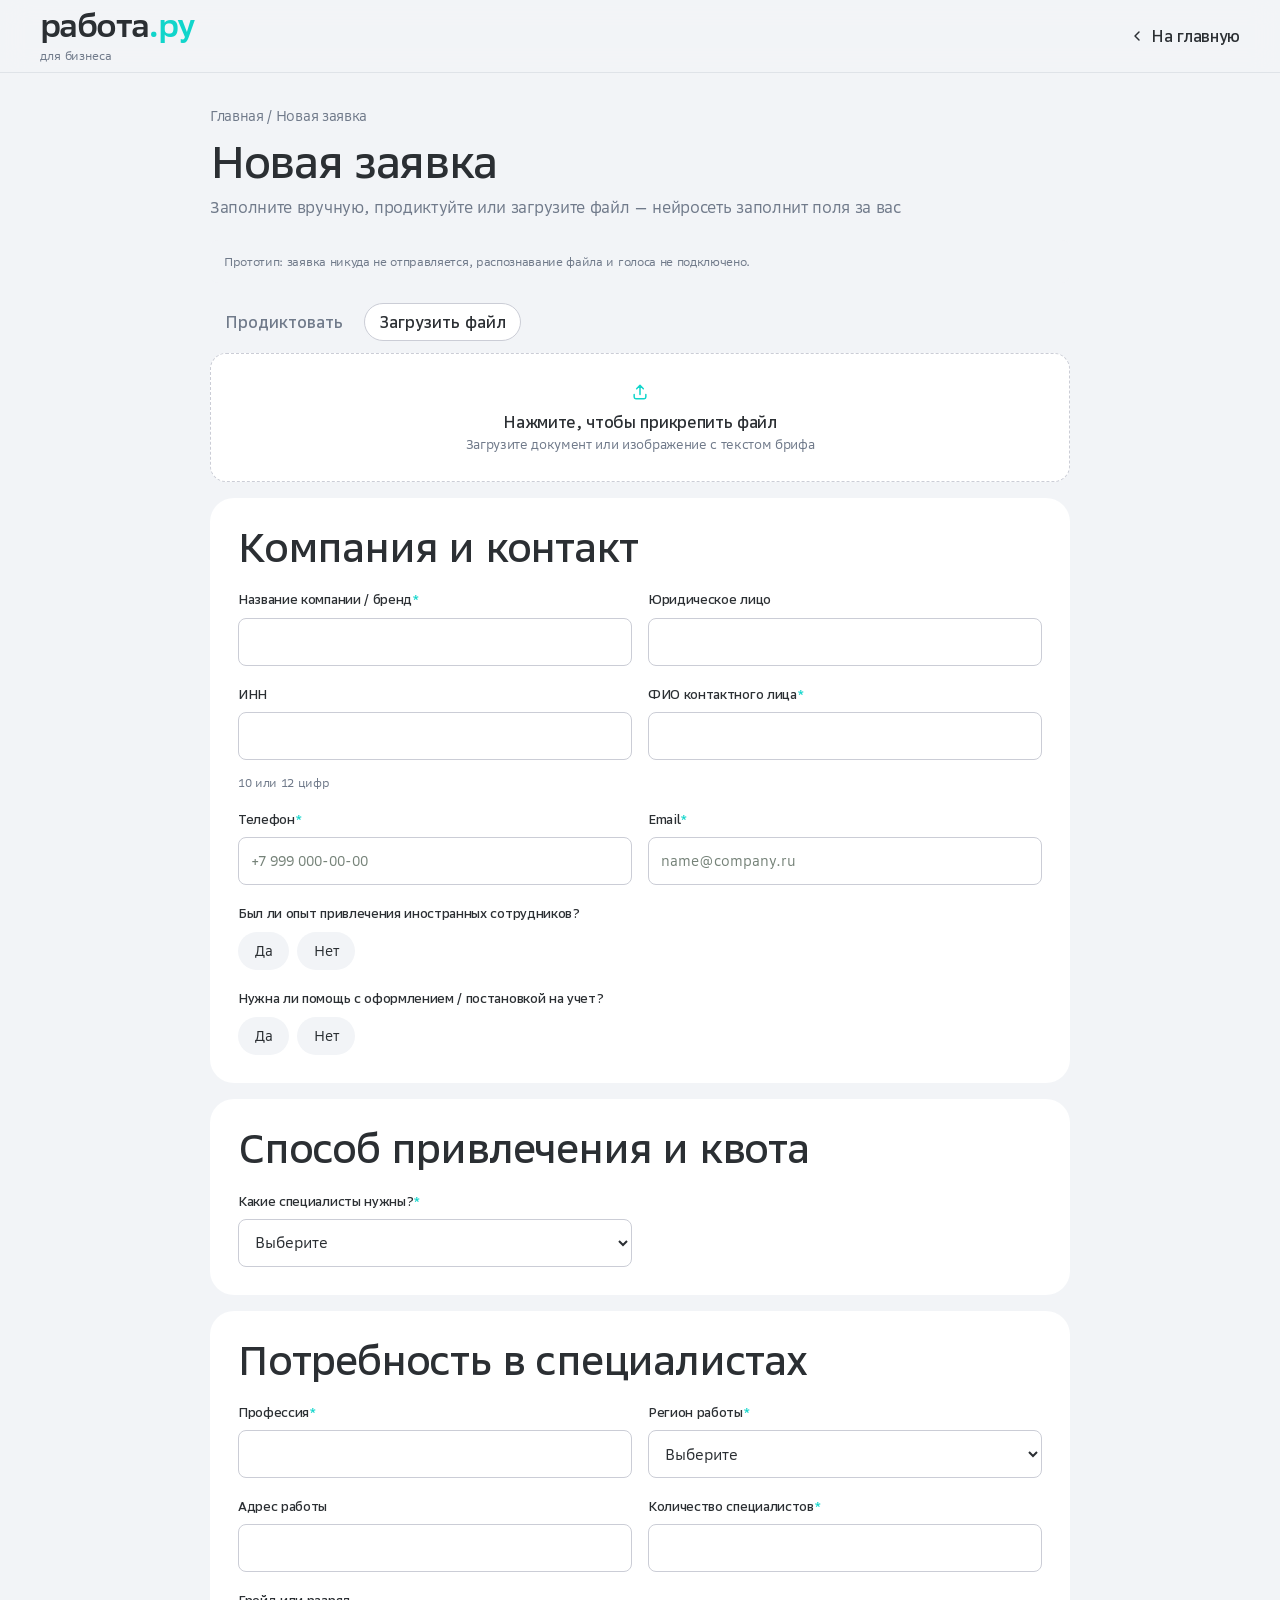
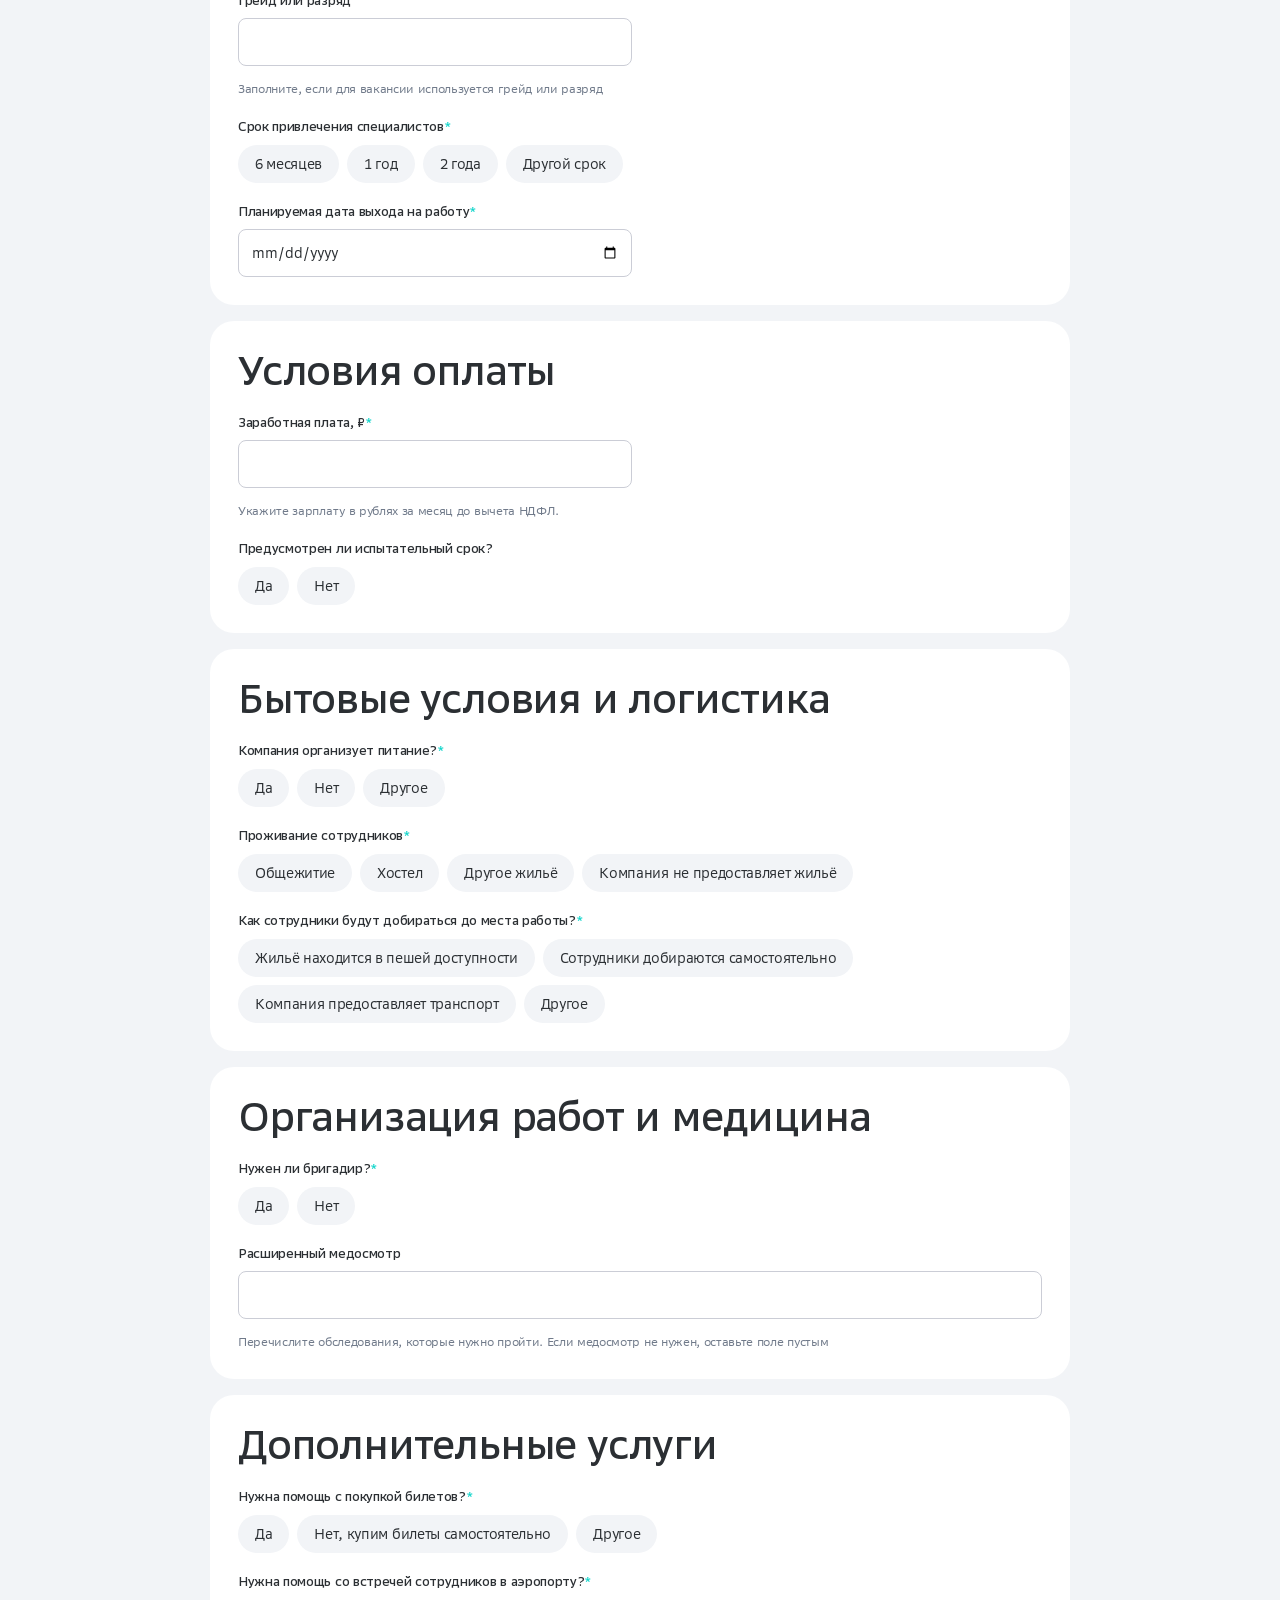
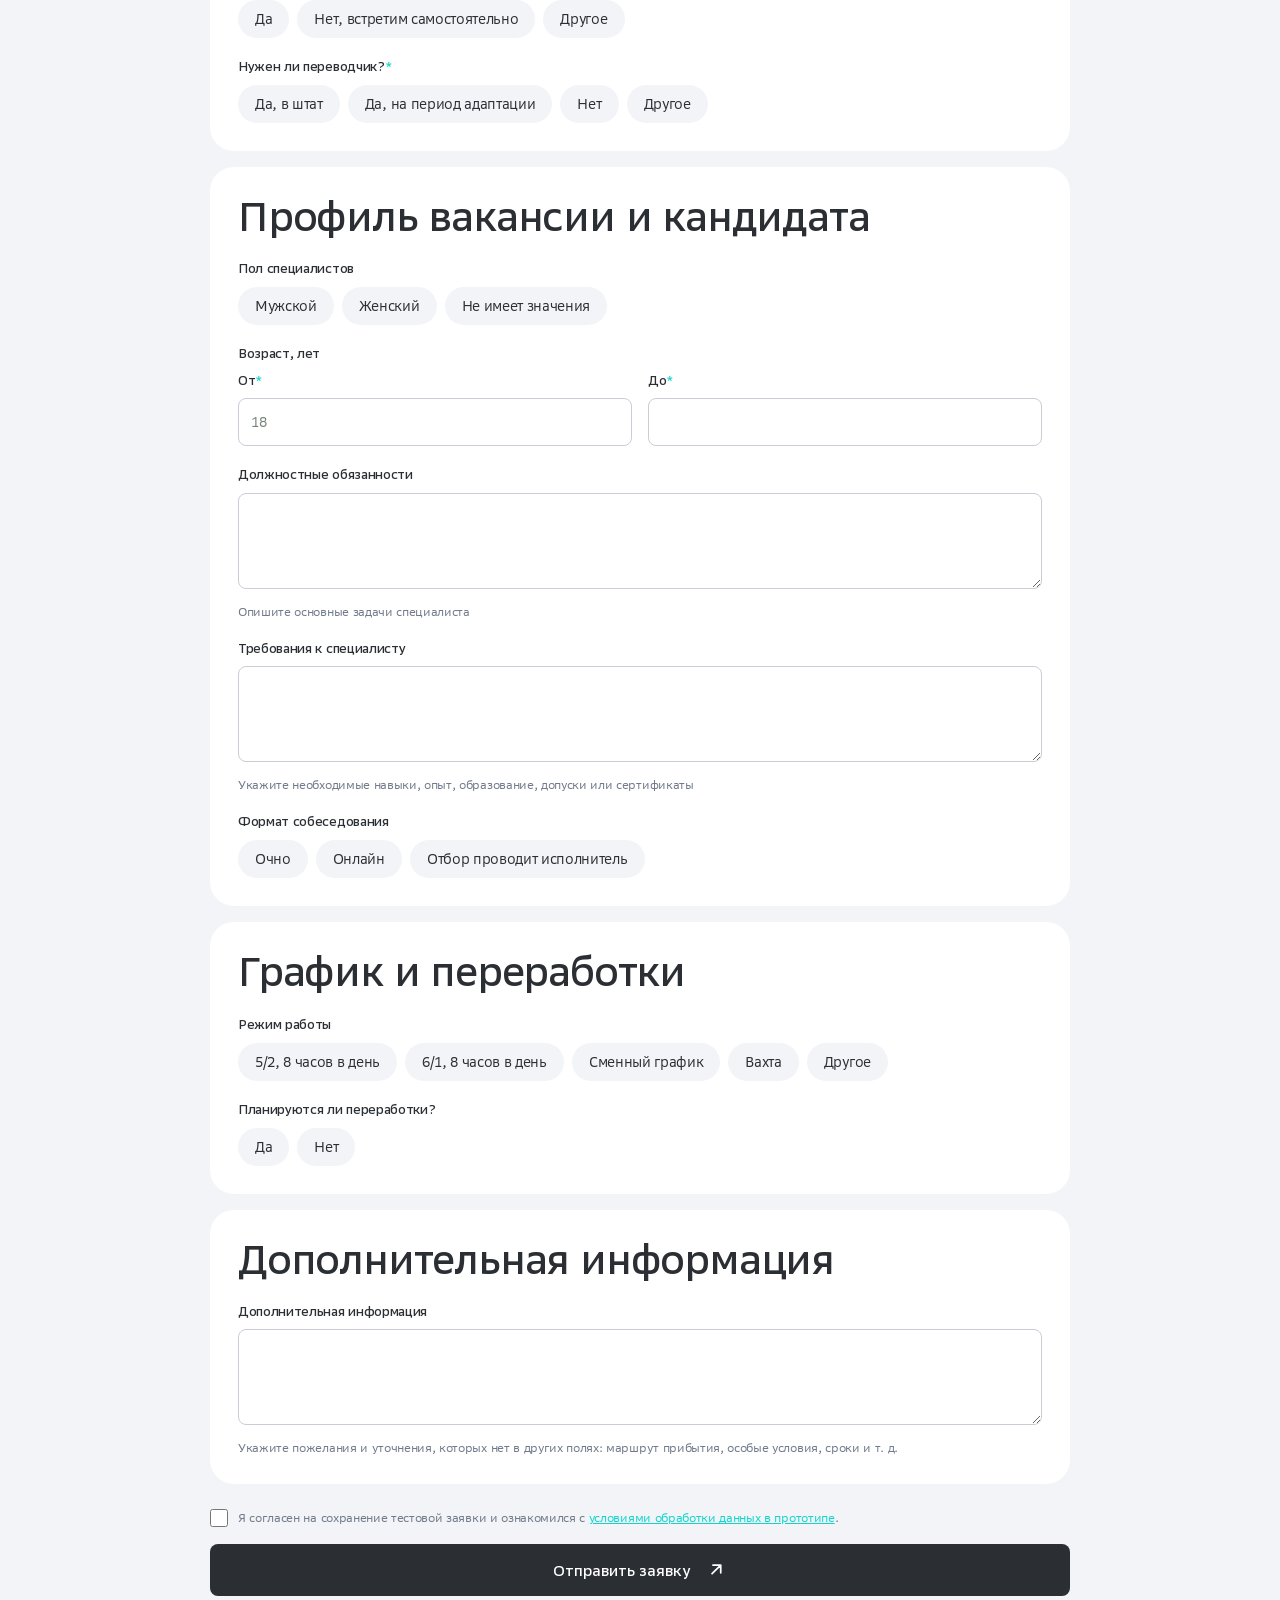
<file: site-reg/brief.html>
<!DOCTYPE html>
<!-- Расширенная заявка на привлечение сотрудников (сценарий Б из требований docs#3, Project Draft).
     Поля, подсказки и варианты — дословно из согласованного прототипа https://migrants-prototype.onrender.com/request-form.html;
     блок «Компания и контакт» — из требований (в прототипе клиент уже в кабинете). Логика — brief.js -->
<html lang="ru"><head>
    <meta charset="UTF-8">
    <meta name="viewport" content="width=device-width, initial-scale=1.0">
    <meta name="theme-color" content="#f2f4f7">
    <meta name="robots" content="noindex,nofollow">
    <link rel="icon" href="favicon.ico?v=2" sizes="any">
    <link rel="icon" type="image/png" sizes="32x32" href="favicon-32.png?v=2">
    <link rel="icon" type="image/png" sizes="192x192" href="favicon-192.png?v=2">
    <link rel="apple-touch-icon" href="apple-touch-icon.png?v=2">
    <title>Новая заявка на привлечение сотрудников — Работа.ру</title>
    <link rel="stylesheet" href="styles.css">
    <link rel="stylesheet" href="theme-reg.css">
    <script src="brief.js" defer></script>
  </head>
  <body class="brief-page">
    <header class="bf-header">
      <div class="container bf-header-inner"><a class="brand" href="index.html" aria-label="Работа.ру для бизнеса — на главную"><span class="wordmark">работа<span>.ру</span></span><span class="brand-caption">для бизнеса</span></a>
        <a class="bf-back" href="index.html"><svg width="16" height="16" viewBox="0 0 24 24" fill="none" stroke="currentColor" stroke-width="2.2" stroke-linecap="round" stroke-linejoin="round" aria-hidden="true"><path d="m15 6-6 6 6 6"></path></svg>На главную</a>
      </div>
    </header>
    <main class="container bf-main" id="main">
      <p class="bf-crumbs"><a href="index.html">Главная</a> / Новая заявка</p>
      <h1>Новая заявка</h1>
      <p class="bf-sub">Заполните вручную, продиктуйте или загрузите файл — нейросеть заполнит поля за вас</p>
      <div class="poc-note">Прототип: заявка никуда не отправляется, распознавание файла и голоса не подключено.</div>
      <form id="brief-form" novalidate>
        <div class="bf-modes" role="tablist" aria-label="Способ заполнения">
          <button type="button" role="tab" aria-selected="false" data-mode="voice">Продиктовать</button><button type="button" role="tab" aria-selected="true" data-mode="file">Загрузить файл</button>
        </div>
        <div class="bf-drop" data-mode-panel="voice" hidden><button type="button" class="bf-drop-btn" data-voice><svg width="20" height="20" viewBox="0 0 24 24" fill="none" stroke="currentColor" stroke-width="1.8" stroke-linecap="round" stroke-linejoin="round" aria-hidden="true"><path d="M12 15a3 3 0 0 0 3-3V6a3 3 0 0 0-6 0v6a3 3 0 0 0 3 3ZM19 11a7 7 0 0 1-14 0M12 18v3"></path></svg><b>Нажмите, чтобы начать диктовать</b><span>Нейросеть распознает голос и заполнит поля формы</span></button></div>
        <label class="bf-drop" data-mode-panel="file"><svg width="20" height="20" viewBox="0 0 24 24" fill="none" stroke="currentColor" stroke-width="1.8" stroke-linecap="round" stroke-linejoin="round" aria-hidden="true"><path d="M12 15V4m-4 4 4-4 4 4M5 15v3a2 2 0 0 0 2 2h10a2 2 0 0 0 2-2v-3"></path></svg><b data-file-title>Нажмите, чтобы прикрепить файл</b><span data-file-sub>Загрузите документ или изображение с текстом брифа</span><input type="file" name="brief_file" accept=".pdf,.doc,.docx,.xls,.xlsx,.txt,.png,.jpg,.jpeg" hidden></label>
        <section class="bf-section"><h2>Компания и контакт</h2><div class="bf-grid"><div class="field bf-field"><label for="bf-company"><span>Название компании / бренд<i>*</i></span><input id="bf-company" name="company" type="text" placeholder="" required autocomplete="organization" maxlength="200"></label></div><div class="field bf-field"><label for="bf-legal_entity"><span>Юридическое лицо</span><input id="bf-legal_entity" name="legal_entity" type="text" placeholder="" maxlength="200"></label></div><div class="field bf-field"><label for="bf-inn"><span>ИНН</span><input id="bf-inn" name="inn" type="text" placeholder="" inputmode="numeric" maxlength="12"></label><small class="bf-hint">10 или 12 цифр</small></div><div class="field bf-field"><label for="bf-contact_name"><span>ФИО контактного лица<i>*</i></span><input id="bf-contact_name" name="contact_name" type="text" placeholder="" required autocomplete="name" maxlength="150"></label></div><div class="field bf-field"><label for="bf-phone"><span>Телефон<i>*</i></span><input id="bf-phone" name="phone" type="tel" placeholder="+7 999 000-00-00" required autocomplete="tel" maxlength="30"></label></div><div class="field bf-field"><label for="bf-email"><span>Email<i>*</i></span><input id="bf-email" name="email" type="email" placeholder="name@company.ru" required autocomplete="email" maxlength="254"></label></div><fieldset class="bf-field bf-choice is-wide" data-name="foreign_experience"><legend>Был ли опыт привлечения иностранных сотрудников?</legend><div class="bf-chips"><label class="bf-chip"><input type="radio" name="foreign_experience" value="Да"><span>Да</span></label><label class="bf-chip"><input type="radio" name="foreign_experience" value="Нет"><span>Нет</span></label></div></fieldset><fieldset class="bf-field bf-choice is-wide" data-name="registration_help"><legend>Нужна ли помощь с оформлением / постановкой на учет?</legend><div class="bf-chips"><label class="bf-chip"><input type="radio" name="registration_help" value="Да"><span>Да</span></label><label class="bf-chip"><input type="radio" name="registration_help" value="Нет"><span>Нет</span></label></div></fieldset></div></section><section class="bf-section"><h2>Способ привлечения и квота</h2><div class="bf-grid"><div class="field bf-field"><label for="bf-method"><span>Какие специалисты нужны?<i>*</i></span><select id="bf-method" name="method" required><option value="">Выберите</option><option>Квотируемые</option><option>Неквотируемые</option><option>Высококвалифицированные (ВКС)</option><option>Территория опережающего развития (ТОР)</option><option>Не знаю</option></select></label></div><fieldset class="bf-field bf-choice is-wide" data-name="quota" data-required data-show-if="method=Квотируемые"><legend>У компании есть согласованная квота?<i>*</i></legend><div class="bf-chips"><label class="bf-chip"><input type="radio" name="quota" value="Да" required><span>Да</span></label><label class="bf-chip"><input type="radio" name="quota" value="Нет"><span>Нет</span></label></div></fieldset></div></section><section class="bf-section"><h2>Потребность в специалистах</h2><div class="bf-grid"><div class="field bf-field"><label for="bf-profession"><span>Профессия<i>*</i></span><input id="bf-profession" name="profession" type="text" placeholder="" required maxlength="200"></label></div><div class="field bf-field"><label for="bf-region"><span>Регион работы<i>*</i></span><select id="bf-region" name="region" required><option value="">Выберите</option><option>Москва</option><option>Московская обл.</option><option>Ленинградская обл.</option><option>Республика Татарстан</option><option>Свердловская обл.</option><option>Краснодарский край</option></select></label><small class="bf-hint" data-show-if="method=Квотируемые">Регион должен соответствовать региону, указанному в заявлении на квоту.</small></div><div class="field bf-field"><label for="bf-address"><span>Адрес работы</span><input id="bf-address" name="address" type="text" placeholder="" maxlength="300"></label><small class="bf-hint" data-show-if="method=Квотируемые">Адрес должен соответствовать адресу, указанному в заявлении на квоту.</small></div><div class="field bf-field"><label for="bf-count"><span>Количество специалистов<i>*</i></span><input id="bf-count" name="count" type="number" placeholder="" required min="1" step="1" inputmode="numeric"></label></div><div class="field bf-field"><label for="bf-grade"><span>Грейд или разряд</span><input id="bf-grade" name="grade" type="text" placeholder="" maxlength="100"></label><small class="bf-hint">Заполните, если для вакансии используется грейд или разряд</small></div><fieldset class="bf-field bf-choice is-wide" data-name="term" data-required><legend>Срок привлечения специалистов<i>*</i></legend><div class="bf-chips"><label class="bf-chip"><input type="radio" name="term" value="6 месяцев" required><span>6 месяцев</span></label><label class="bf-chip"><input type="radio" name="term" value="1 год"><span>1 год</span></label><label class="bf-chip"><input type="radio" name="term" value="2 года"><span>2 года</span></label><label class="bf-chip"><input type="radio" name="term" value="Другой срок"><span>Другой срок</span></label></div></fieldset><div class="field bf-field"><label for="bf-start_date"><span>Планируемая дата выхода на работу<i>*</i></span><input id="bf-start_date" name="start_date" type="date" placeholder="" required></label></div></div></section><section class="bf-section"><h2>Условия оплаты</h2><div class="bf-grid"><div class="field bf-field"><label for="bf-salary"><span>Заработная плата, ₽<i>*</i></span><input id="bf-salary" name="salary" type="text" placeholder="" required inputmode="numeric" maxlength="20"></label><small class="bf-hint">Укажите зарплату в рублях за месяц до вычета НДФЛ.</small></div><fieldset class="bf-field bf-choice is-wide" data-name="probation"><legend>Предусмотрен ли испытательный срок?</legend><div class="bf-chips"><label class="bf-chip"><input type="radio" name="probation" value="Да"><span>Да</span></label><label class="bf-chip"><input type="radio" name="probation" value="Нет"><span>Нет</span></label></div></fieldset></div></section><section class="bf-section"><h2>Бытовые условия и логистика</h2><div class="bf-grid"><fieldset class="bf-field bf-choice is-wide" data-name="food" data-required><legend>Компания организует питание?<i>*</i></legend><div class="bf-chips"><label class="bf-chip"><input type="radio" name="food" value="Да" required><span>Да</span></label><label class="bf-chip"><input type="radio" name="food" value="Нет"><span>Нет</span></label><label class="bf-chip"><input type="radio" name="food" value="Другое"><span>Другое</span></label></div></fieldset><fieldset class="bf-field bf-choice is-wide" data-name="housing" data-required><legend>Проживание сотрудников<i>*</i></legend><div class="bf-chips"><label class="bf-chip"><input type="radio" name="housing" value="Общежитие" required><span>Общежитие</span></label><label class="bf-chip"><input type="radio" name="housing" value="Хостел"><span>Хостел</span></label><label class="bf-chip"><input type="radio" name="housing" value="Другое жильё"><span>Другое жильё</span></label><label class="bf-chip"><input type="radio" name="housing" value="Компания не предоставляет жильё"><span>Компания не предоставляет жильё</span></label></div><small class="bf-hint" data-show-if="housing!=Компания не предоставляет жильё">Предоставляемое жильё должно иметь статус жилого помещения.</small></fieldset><div class="field bf-field is-wide" data-show-if="housing!=Компания не предоставляет жильё"><label for="bf-housing_details"><span>Условия проживания</span><input id="bf-housing_details" name="housing_details" type="text" placeholder="" maxlength="500"></label><small class="bf-hint">Укажите адрес или тип объекта, количество человек в комнате и другие важные условия.</small></div><fieldset class="bf-field bf-choice is-wide" data-name="transport" data-required><legend>Как сотрудники будут добираться до места работы?<i>*</i></legend><div class="bf-chips"><label class="bf-chip"><input type="radio" name="transport" value="Жильё находится в пешей доступности" required><span>Жильё находится в пешей доступности</span></label><label class="bf-chip"><input type="radio" name="transport" value="Сотрудники добираются самостоятельно"><span>Сотрудники добираются самостоятельно</span></label><label class="bf-chip"><input type="radio" name="transport" value="Компания предоставляет транспорт"><span>Компания предоставляет транспорт</span></label><label class="bf-chip"><input type="radio" name="transport" value="Другое"><span>Другое</span></label></div></fieldset></div></section><section class="bf-section"><h2>Организация работ и медицина</h2><div class="bf-grid"><fieldset class="bf-field bf-choice is-wide" data-name="foreman" data-required><legend>Нужен ли бригадир?<i>*</i></legend><div class="bf-chips"><label class="bf-chip"><input type="radio" name="foreman" value="Да" required><span>Да</span></label><label class="bf-chip"><input type="radio" name="foreman" value="Нет"><span>Нет</span></label></div></fieldset><div class="field bf-field is-wide"><label for="bf-medical"><span>Расширенный медосмотр</span><input id="bf-medical" name="medical" type="text" placeholder="" maxlength="500"></label><small class="bf-hint">Перечислите обследования, которые нужно пройти. Если медосмотр не нужен, оставьте поле пустым</small></div></div></section><section class="bf-section"><h2>Дополнительные услуги</h2><div class="bf-grid"><fieldset class="bf-field bf-choice is-wide" data-name="tickets" data-required><legend>Нужна помощь с покупкой билетов?<i>*</i></legend><div class="bf-chips"><label class="bf-chip"><input type="radio" name="tickets" value="Да" required><span>Да</span></label><label class="bf-chip"><input type="radio" name="tickets" value="Нет, купим билеты самостоятельно"><span>Нет, купим билеты самостоятельно</span></label><label class="bf-chip"><input type="radio" name="tickets" value="Другое"><span>Другое</span></label></div></fieldset><fieldset class="bf-field bf-choice is-wide" data-name="airport" data-required><legend>Нужна помощь со встречей сотрудников в аэропорту?<i>*</i></legend><div class="bf-chips"><label class="bf-chip"><input type="radio" name="airport" value="Да" required><span>Да</span></label><label class="bf-chip"><input type="radio" name="airport" value="Нет, встретим самостоятельно"><span>Нет, встретим самостоятельно</span></label><label class="bf-chip"><input type="radio" name="airport" value="Другое"><span>Другое</span></label></div></fieldset><fieldset class="bf-field bf-choice is-wide" data-name="translator" data-required><legend>Нужен ли переводчик?<i>*</i></legend><div class="bf-chips"><label class="bf-chip"><input type="radio" name="translator" value="Да, в штат" required><span>Да, в штат</span></label><label class="bf-chip"><input type="radio" name="translator" value="Да, на период адаптации"><span>Да, на период адаптации</span></label><label class="bf-chip"><input type="radio" name="translator" value="Нет"><span>Нет</span></label><label class="bf-chip"><input type="radio" name="translator" value="Другое"><span>Другое</span></label></div></fieldset></div></section><section class="bf-section"><h2>Профиль вакансии и кандидата</h2><div class="bf-grid"><fieldset class="bf-field bf-choice is-wide" data-name="gender"><legend>Пол специалистов</legend><div class="bf-chips"><label class="bf-chip"><input type="radio" name="gender" value="Мужской"><span>Мужской</span></label><label class="bf-chip"><input type="radio" name="gender" value="Женский"><span>Женский</span></label><label class="bf-chip"><input type="radio" name="gender" value="Не имеет значения"><span>Не имеет значения</span></label></div></fieldset><fieldset class="bf-field bf-age is-wide"><legend>Возраст, лет</legend><div class="bf-grid"><div class="field bf-field"><label for="bf-age_from"><span>От<i>*</i></span><input id="bf-age_from" name="age_from" type="number" placeholder="18" required min="18" max="70" inputmode="numeric"></label></div><div class="field bf-field"><label for="bf-age_to"><span>До<i>*</i></span><input id="bf-age_to" name="age_to" type="number" placeholder="" required min="18" max="70" inputmode="numeric"></label></div></div></fieldset><div class="field bf-field is-wide"><label for="bf-duties"><span>Должностные обязанности</span><textarea id="bf-duties" name="duties" rows="3"></textarea></label><small class="bf-hint">Опишите основные задачи специалиста</small></div><div class="field bf-field is-wide"><label for="bf-requirements"><span>Требования к специалисту</span><textarea id="bf-requirements" name="requirements" rows="3"></textarea></label><small class="bf-hint">Укажите необходимые навыки, опыт, образование, допуски или сертификаты</small></div><fieldset class="bf-field bf-choice is-wide" data-name="interview"><legend>Формат собеседования</legend><div class="bf-chips"><label class="bf-chip"><input type="radio" name="interview" value="Очно"><span>Очно</span></label><label class="bf-chip"><input type="radio" name="interview" value="Онлайн"><span>Онлайн</span></label><label class="bf-chip"><input type="radio" name="interview" value="Отбор проводит исполнитель"><span>Отбор проводит исполнитель</span></label></div></fieldset></div></section><section class="bf-section"><h2>График и переработки</h2><div class="bf-grid"><fieldset class="bf-field bf-choice is-wide" data-name="schedule"><legend>Режим работы</legend><div class="bf-chips"><label class="bf-chip"><input type="radio" name="schedule" value="5/2, 8 часов в день"><span>5/2, 8 часов в день</span></label><label class="bf-chip"><input type="radio" name="schedule" value="6/1, 8 часов в день"><span>6/1, 8 часов в день</span></label><label class="bf-chip"><input type="radio" name="schedule" value="Сменный график"><span>Сменный график</span></label><label class="bf-chip"><input type="radio" name="schedule" value="Вахта"><span>Вахта</span></label><label class="bf-chip"><input type="radio" name="schedule" value="Другое"><span>Другое</span></label></div></fieldset><fieldset class="bf-field bf-choice is-wide" data-name="overtime"><legend>Планируются ли переработки?</legend><div class="bf-chips"><label class="bf-chip"><input type="radio" name="overtime" value="Да"><span>Да</span></label><label class="bf-chip"><input type="radio" name="overtime" value="Нет"><span>Нет</span></label></div></fieldset></div></section><section class="bf-section"><h2>Дополнительная информация</h2><div class="bf-grid"><div class="field bf-field is-wide"><label for="bf-extra"><span>Дополнительная информация</span><textarea id="bf-extra" name="extra" rows="3"></textarea></label><small class="bf-hint">Укажите пожелания и уточнения, которых нет в других полях: маршрут прибытия, особые условия, сроки и т. д.</small></div></div></section>
        <label class="consent"><input id="bf-consent" type="checkbox" required><span>Я согласен на сохранение тестовой заявки и ознакомился с <a href="privacy.html" target="_blank" rel="noreferrer">условиями обработки данных в прототипе</a>.</span></label>
        <p class="bf-error-summary" data-error-summary hidden>Проверьте поля, отмеченные красным</p>
        <button type="submit" class="button primary bf-submit">Отправить заявку <span aria-hidden="true"><svg class="arrow-icon" width="1em" height="1em" viewBox="0 0 24 24" fill="none" stroke="currentColor" stroke-width="2" stroke-linecap="round" stroke-linejoin="round" aria-hidden="true"><path d="M7 17 17 7M8 7h9v9"></path></svg></span></button>
      </form>
    </main>
    <dialog class="lead-dialog bf-dialog" id="brief-sent" aria-labelledby="brief-sent-title">
      <div class="dialog-body success"><span class="success-icon">✓</span>
        <h2 id="brief-sent-title" tabindex="-1">Готово, приняли вашу заявку</h2>
        <p>Наши менеджеры проверят ее и свяжутся с вами в ближайшее время.</p>
        <div class="bf-dialog-actions"><button type="button" class="button outlined" data-action="brief-again">Создать еще заявку</button><a class="button primary" href="index.html">На главную</a></div>
      </div>
    </dialog>
  </body>
</html>
</file>
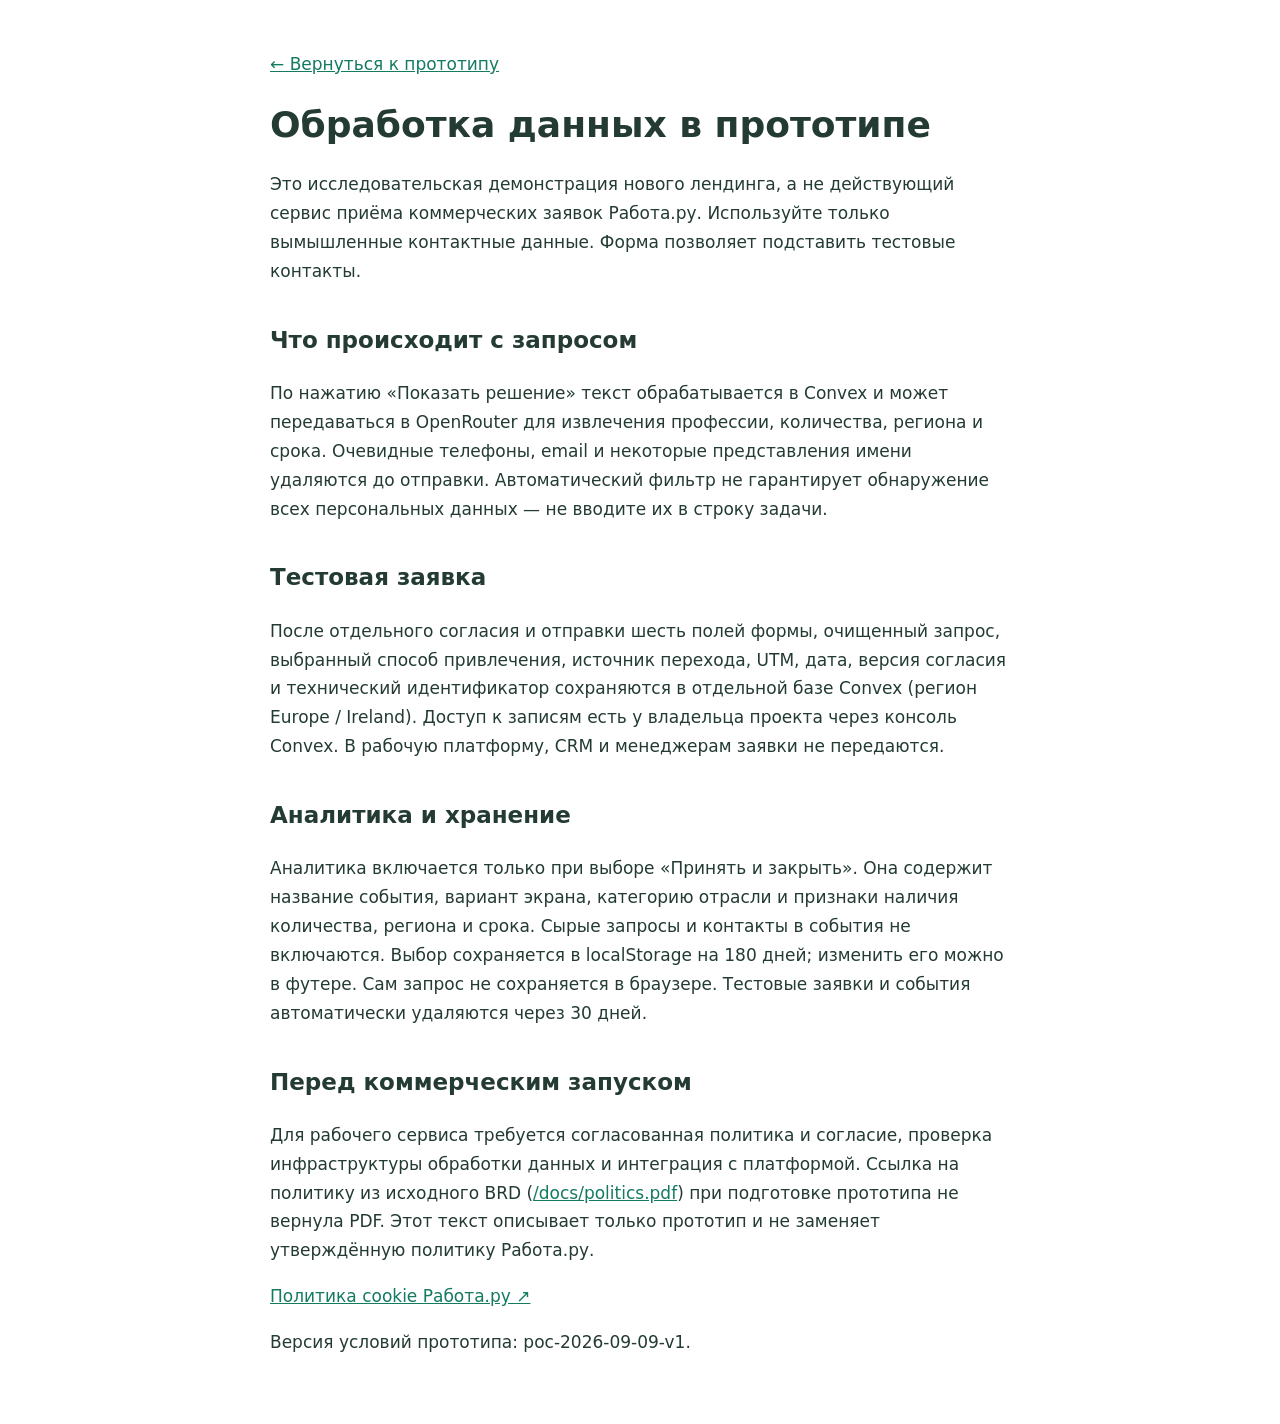
<file: site-reg/privacy.html>
<!doctype html>
<html lang="ru">
  <meta charset="utf-8" /><meta
    name="viewport"
    content="width=device-width,initial-scale=1"
  /><meta name="robots" content="noindex,nofollow" /><title>
    Данные в прототипе — Работа.ру LAB</title
  ><style>
    body {
      font:
        17px/1.7 system-ui,
        sans-serif;
      color: #233b32;
      max-width: 740px;
      padding: 50px 24px;
      margin: auto;
    }
    a {
      color: #147b60;
    }
    h1 {
      font-size: 36px;
      line-height: 1.2;
    }
    h2 {
      font-size: 23px;
      margin-top: 35px;
    }</style
  ><a href="index.html">← Вернуться к прототипу</a>
  <h1>Обработка данных в прототипе</h1>
  <p>
    Это исследовательская демонстрация нового лендинга, а не действующий сервис
    приёма коммерческих заявок Работа.ру. Используйте только вымышленные
    контактные данные. Форма позволяет подставить тестовые контакты.
  </p>
  <h2>Что происходит с запросом</h2>
  <p>
    По нажатию «Показать решение» текст обрабатывается в Convex и может
    передаваться в OpenRouter для извлечения профессии, количества, региона и
    срока. Очевидные телефоны, email и некоторые представления имени удаляются
    до отправки. Автоматический фильтр не гарантирует обнаружение всех
    персональных данных — не вводите их в строку задачи.
  </p>
  <h2>Тестовая заявка</h2>
  <p>
    После отдельного согласия и отправки шесть полей формы, очищенный запрос,
    выбранный способ привлечения, источник перехода, UTM, дата, версия согласия
    и технический идентификатор сохраняются в отдельной базе Convex (регион
    Europe / Ireland). Доступ к записям есть у владельца проекта через консоль
    Convex. В рабочую платформу, CRM и менеджерам заявки не передаются.
  </p>
  <h2>Аналитика и хранение</h2>
  <p>
    Аналитика включается только при выборе «Принять и закрыть». Она содержит
    название события, вариант экрана, категорию отрасли и признаки наличия
    количества, региона и срока. Сырые запросы и контакты в события не
    включаются. Выбор сохраняется в localStorage на 180 дней; изменить его можно
    в футере. Сам запрос не сохраняется в браузере. Тестовые заявки и события
    автоматически удаляются через 30 дней.
  </p>
  <h2>Перед коммерческим запуском</h2>
  <p>
    Для рабочего сервиса требуется согласованная политика и согласие, проверка
    инфраструктуры обработки данных и интеграция с платформой. Ссылка на
    политику из исходного BRD (<a
      href="https://vacancy-rabota.rabota.ru/docs/politics.pdf"
      target="_blank"
      rel="noreferrer"
      >/docs/politics.pdf</a
    >) при подготовке прототипа не вернула PDF. Этот текст описывает только
    прототип и не заменяет утверждённую политику Работа.ру.
  </p>
  <p>
    <a
      href="https://www.rabota.ru/cookie-info/"
      target="_blank"
      rel="noreferrer"
      >Политика cookie Работа.ру ↗</a
    >
  </p>
  <p>Версия условий прототипа: poc-2026-09-09-v1.</p>
</html>
</file>
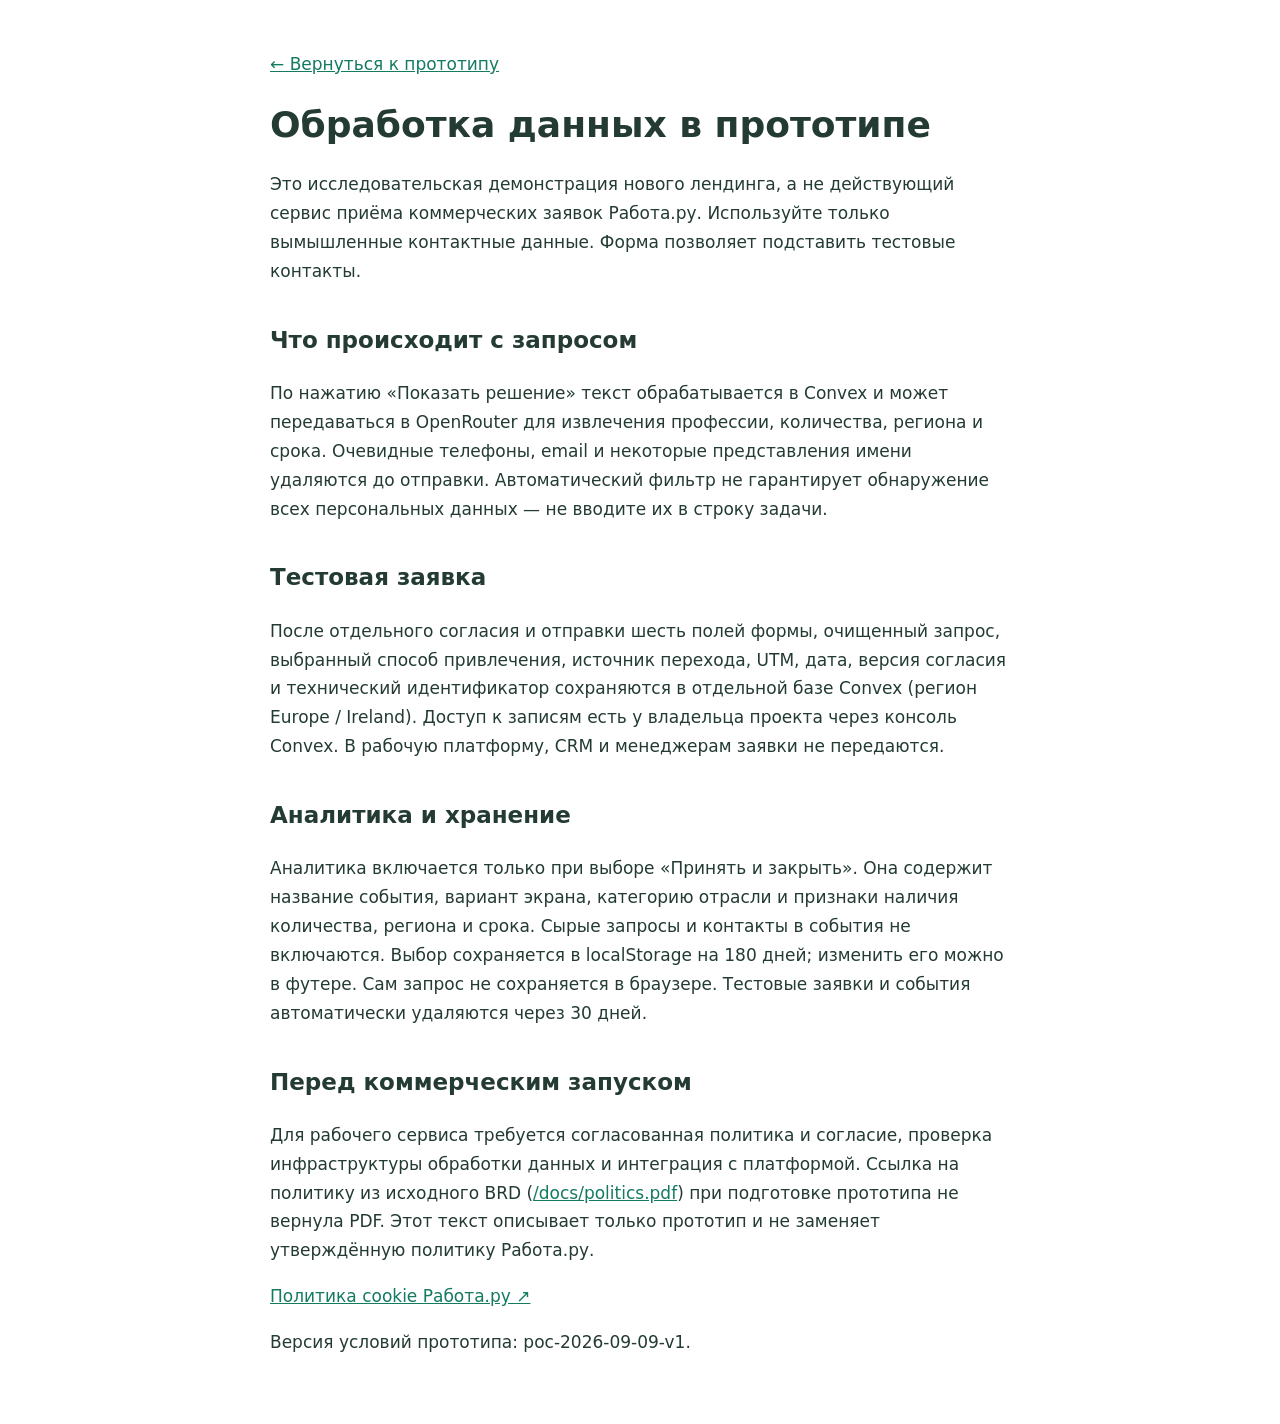
<file: site/original/privacy.html>
<!doctype html>
<html lang="ru">
  <meta charset="utf-8" /><meta
    name="viewport"
    content="width=device-width,initial-scale=1"
  /><meta name="robots" content="noindex,nofollow" /><title>
    Данные в прототипе — Работа.ру LAB</title
  ><style>
    body {
      font:
        17px/1.7 system-ui,
        sans-serif;
      color: #233b32;
      max-width: 740px;
      padding: 50px 24px;
      margin: auto;
    }
    a {
      color: #147b60;
    }
    h1 {
      font-size: 36px;
      line-height: 1.2;
    }
    h2 {
      font-size: 23px;
      margin-top: 35px;
    }</style
  ><a href="/">← Вернуться к прототипу</a>
  <h1>Обработка данных в прототипе</h1>
  <p>
    Это исследовательская демонстрация нового лендинга, а не действующий сервис
    приёма коммерческих заявок Работа.ру. Используйте только вымышленные
    контактные данные. Форма позволяет подставить тестовые контакты.
  </p>
  <h2>Что происходит с запросом</h2>
  <p>
    По нажатию «Показать решение» текст обрабатывается в Convex и может
    передаваться в OpenRouter для извлечения профессии, количества, региона и
    срока. Очевидные телефоны, email и некоторые представления имени удаляются
    до отправки. Автоматический фильтр не гарантирует обнаружение всех
    персональных данных — не вводите их в строку задачи.
  </p>
  <h2>Тестовая заявка</h2>
  <p>
    После отдельного согласия и отправки шесть полей формы, очищенный запрос,
    выбранный способ привлечения, источник перехода, UTM, дата, версия согласия
    и технический идентификатор сохраняются в отдельной базе Convex (регион
    Europe / Ireland). Доступ к записям есть у владельца проекта через консоль
    Convex. В рабочую платформу, CRM и менеджерам заявки не передаются.
  </p>
  <h2>Аналитика и хранение</h2>
  <p>
    Аналитика включается только при выборе «Принять и закрыть». Она содержит
    название события, вариант экрана, категорию отрасли и признаки наличия
    количества, региона и срока. Сырые запросы и контакты в события не
    включаются. Выбор сохраняется в localStorage на 180 дней; изменить его можно
    в футере. Сам запрос не сохраняется в браузере. Тестовые заявки и события
    автоматически удаляются через 30 дней.
  </p>
  <h2>Перед коммерческим запуском</h2>
  <p>
    Для рабочего сервиса требуется согласованная политика и согласие, проверка
    инфраструктуры обработки данных и интеграция с платформой. Ссылка на
    политику из исходного BRD (<a
      href="https://vacancy-rabota.rabota.ru/docs/politics.pdf"
      target="_blank"
      rel="noreferrer"
      >/docs/politics.pdf</a
    >) при подготовке прототипа не вернула PDF. Этот текст описывает только
    прототип и не заменяет утверждённую политику Работа.ру.
  </p>
  <p>
    <a
      href="https://www.rabota.ru/cookie-info/"
      target="_blank"
      rel="noreferrer"
      >Политика cookie Работа.ру ↗</a
    >
  </p>
  <p>Версия условий прототипа: poc-2026-09-09-v1.</p>
</html>
</file>
<file: site/styles.css>
@font-face{font-family:Commissioner;src:url(fonts/commissioner-cyrillic-wght-normal.woff2)format("woff2");font-weight:100 900;font-display:swap;unicode-range:U+400-45F,U+490-491,U+4B0-4B1,U+2116}@font-face{font-family:Commissioner;src:url(fonts/commissioner-latin-wght-normal.woff2)format("woff2");font-weight:100 900;font-display:swap;unicode-range:U+??,U+131,U+152-153,U+2BB-2BC,U+2C6,U+2DA,U+2DC,U+304,U+308,U+329,U+2000-206F,U+20AC,U+2122,U+2191,U+2193,U+2212,U+2215,U+FEFF,U+FFFD}:root{color:#202c31;font-synthesis:none;--ink:#1c2b32;--muted:#657378;--line:#dde4e5;--teal:#10d6c6;--teal-dark:#007c72;--pale:#eef8f6;--dark:#18272d;background:#fff;font-family:Commissioner,Arial,sans-serif;font-weight:400}*{box-sizing:border-box}html{scroll-behavior:smooth;scroll-padding-top:110px}body{margin:0}button,input,textarea{font:inherit}button,a,input,textarea{-webkit-tap-highlight-color:transparent}button{cursor:pointer}a{color:inherit;text-decoration:none}a:hover{text-decoration:underline}button{color:inherit}button:disabled{cursor:wait;opacity:.55}button:focus-visible,a:focus-visible,input:focus-visible,textarea:focus-visible{outline-offset:4px;outline:3px solid #009e91}input:focus-visible,textarea:focus-visible{outline-offset:1px}button{transition:background .18s,color .18s,transform .18s}button:active:not(:disabled){transform:translateY(1px)}button svg{flex-shrink:0}h1,h2,h3,p{margin-top:0}h1,h2,h3{font-weight:550}h2{letter-spacing:-.035em;margin-bottom:20px;font-size:clamp(2rem,3.1vw,2.9rem);line-height:1.13}h3{letter-spacing:-.02em;font-size:1.25rem;line-height:1.35}p{line-height:1.65}small{font-size:.8125rem;line-height:1.6}button{border:0}.container{width:min(1240px,100% - 80px);margin:0 auto}.section{padding-top:100px;padding-bottom:100px}.eyebrow{letter-spacing:.1em;text-transform:uppercase;color:#627277;margin-bottom:20px;font-size:.75rem;font-weight:600;line-height:1.4}.teal-text{color:var(--teal-dark)}.button{white-space:nowrap;border-radius:8px;justify-content:center;align-items:center;gap:24px;min-height:50px;padding:13px 22px;font-size:.9375rem;font-weight:550;display:inline-flex}.button>span:last-child{font-size:1.3rem}.primary{color:#102d2c;background:var(--teal)}.primary:hover:not(:disabled){background:#36e3d5}.outlined{background:0 0;border:1px solid #aebdbd}.outlined:hover{background:#fff}.subtle{background:#edf1f1}.text-button{color:var(--teal-dark);background:0 0;align-items:center;gap:16px;padding:8px 0;font-size:.9375rem;font-weight:550;display:inline-flex}.text-button:hover{text-decoration:underline}.inline-link{color:var(--teal-dark);background:0 0;padding:0;text-decoration:underline}.muted{color:var(--muted)}.sr-only{clip:rect(0, 0, 0, 0);white-space:nowrap;width:1px;height:1px;margin:-1px;padding:0;position:absolute;overflow:hidden}.skip-link{z-index:100;background:#fff;padding:14px;position:fixed;top:-100px;left:20px}.skip-link:focus{top:10px}.poc-bar{color:#647176;background:#edf1f1;border-bottom:1px solid #dfe5e5}.poc-inner{justify-content:space-between;align-items:center;gap:12px;min-height:38px;font-size:.75rem;display:flex}.poc-inner>span{align-items:center;gap:10px;display:flex}.poc-inner b{color:#fff;letter-spacing:.1em;background:#687a7e;padding:3px 5px;font-size:.75rem}.variant-switch{gap:3px;padding:3px;display:flex}.variant-switch button{background:0 0;border-radius:5px;padding:5px 11px;font-size:.75rem}.variant-switch button[aria-pressed=true]{color:#24383d;background:#fff;box-shadow:0 1px 4px #19343a15}.site-header{z-index:20;-webkit-backdrop-filter:blur(16px);backdrop-filter:blur(16px);background:#fffffff5;border-bottom:1px solid #e9eded;position:sticky;top:0}.header-inner{justify-content:space-between;align-items:center;gap:25px;height:90px;display:flex}.brand{flex-direction:column;flex-shrink:0;gap:2px;display:inline-flex}.brand:hover{text-decoration:none}.wordmark{letter-spacing:-.075em;font-size:2rem;font-weight:750;line-height:1}.wordmark>span{color:#079d90}.brand-caption{letter-spacing:.08em;color:#6c7b7e;margin-top:5px;font-size:.72rem}.nav{gap:27px;font-size:.875rem;display:flex}.header-actions{align-items:center;gap:12px;display:flex}.header-cta{color:#176059;background:#eef5f3;min-height:44px}.header-cta:hover{background:#dceee9}.menu-button{background:0 0;min-width:44px;min-height:44px;font-size:1.5rem;display:none}.hero{background:var(--dark);color:#fff;padding:54px 0 0}.hero-grid{grid-template-columns:1.06fr 1fr;gap:0 40px;display:grid;position:relative}.hero-overline{color:#c0cfce;letter-spacing:.035em;align-items:center;gap:11px;margin-bottom:24px;font-size:.75rem;display:flex}.mini-line{background:var(--teal);width:25px;height:1px}h1{letter-spacing:-.043em;margin-bottom:25px;font-size:clamp(2.6rem,4.1vw,3.75rem);font-weight:520;line-height:1.035}h1>span{color:#42dccc}.hero-description{color:#b8c7c9;margin-bottom:25px;font-size:1rem;line-height:1.65}.hero-benefits{color:#d8e4e3;gap:24px;margin-bottom:35px;font-size:.8125rem;display:flex}.hero-benefits>span{align-items:center;gap:7px;display:flex}.hero-benefits svg{color:#52dfca;width:17px;height:17px}.hero-visual{border-radius:18px;min-height:390px;margin:0 0 40px;position:relative;overflow:hidden}.hero-photo{object-fit:cover;object-position:56% center;width:100%;height:100%;position:absolute}.hero-visual:after{content:"";pointer-events:none;background:linear-gradient(#10202533,#0000 40%,#0718206b);position:absolute;inset:0}.image-label{color:#fff;z-index:1;-webkit-backdrop-filter:blur(10px);backdrop-filter:blur(10px);letter-spacing:.025em;background:#142c3380;border:1px solid #ffffff2a;border-radius:5px;padding:9px 12px;font-size:.75rem;position:absolute;top:20px;left:21px}.photo-card{z-index:1;-webkit-backdrop-filter:blur(14px);backdrop-filter:blur(14px);background:#16373dbb;border:1px solid #ffffff50;border-radius:9px;align-items:center;gap:13px;padding:19px 18px;display:flex;position:absolute;bottom:37px;left:22px;right:22px}.photo-card-icon{color:#79ead8;background:#4c7b7670;border-radius:50%;flex-shrink:0;place-items:center;width:40px;height:40px;display:grid}.photo-card b{margin-bottom:5px;font-size:.875rem;font-weight:500;display:block}.photo-card div>span{color:#c2d7d8;font-size:.75rem}.image-credit{z-index:1;color:#f1f6f6;font-size:.75rem;position:absolute;bottom:14px;right:22px}.intent-box{color:var(--ink);z-index:2;background:#fff;border-radius:14px;grid-column:1/-1;margin-bottom:-72px;padding:27px 30px 22px;position:relative;box-shadow:0 16px 55px #102b381a}.intent-heading{align-items:center;gap:10px;margin-bottom:17px;display:flex}.intent-heading>svg{color:var(--teal-dark);width:20px;height:20px}.intent-heading>label{font-size:1.05rem;font-weight:600}.intent-heading>span{color:#849094;margin-left:auto;font-size:.8125rem}.intent-form{align-items:stretch;gap:12px;display:flex}.intent-form textarea{resize:none;min-width:0;height:59px;color:var(--ink);background:#f8fafa;border:1px solid #cbd6d7;border-radius:8px;flex:1;padding:17px 18px;font-size:1rem;line-height:24px}.intent-form textarea::placeholder{color:#819095}.intent-form .button{min-width:220px}.examples{flex-wrap:wrap;gap:8px;margin-top:14px;display:flex}.examples button{color:#506369;background:#f0f4f4;border:1px solid #0000;border-radius:5px;align-items:center;gap:12px;padding:7px 10px;font-size:.75rem;display:flex}.examples button:hover{background:#eaf7f3;border-color:#bdd6d1}.examples button span{color:#99a9aa}.intent-help{color:#7b898e;align-items:center;gap:7px;margin:17px 0 0;font-size:.75rem;line-height:1.5;display:flex}.intent-help svg{flex-shrink:0;width:14px;height:14px}.input-warning{color:#725018;background:#fff5e2;border-radius:5px;margin:10px 0 0;padding:10px;font-size:.8125rem}.spinner{border:2px solid #24665950;border-top-color:#184037;border-radius:50%;width:17px;height:17px;animation:1s linear infinite spin}@keyframes spin{to{transform:rotate(360deg)}}.trust-strip{border-bottom:1px solid var(--line);color:#7d898d;justify-content:space-between;align-items:center;gap:20px;margin-top:107px;padding-bottom:34px;font-size:.8125rem;display:flex}.ecosystem{color:#596a6c;align-items:center;gap:5px;display:flex}.sber-mark{color:#28b665;border:2px solid #28b665;border-radius:50%;place-items:center;width:23px;height:23px;margin-right:6px;font-size:19px;display:grid}.ecosystem b{color:#3b4e50;font-size:.95rem;font-weight:600}.section-heading{max-width:650px}.section-heading>p:last-child:not(.eyebrow){color:var(--muted);max-width:620px;font-size:1rem}.modes-section{padding-top:77px}.mode-tabs{background:#f1f4f4;border-radius:9px;flex-wrap:wrap;gap:5px;margin-top:33px;padding:6px;display:flex}.mode-tabs button{white-space:nowrap;color:#67777b;background:0 0;border-radius:6px;flex:1;padding:15px 13px;font-size:.875rem}.mode-tabs button[aria-selected=true]{color:#156657;background:#fff;box-shadow:0 2px 7px #21373510}.mode-tabs button:hover{background:#ffffffa0}.mode-panel{background:#eff7f5;border:1px solid #dfebe6;border-radius:12px;align-items:center;gap:25px;margin-top:18px;padding:30px;display:flex}.mode-symbol{color:#18856d;border:1px solid #c4ddd4;border-radius:50%;flex-shrink:0;place-items:center;width:64px;height:64px;display:grid}.mode-symbol svg{width:29px;height:29px}.mode-panel>div:nth-child(2){flex:1}.mode-panel .eyebrow{color:#638379;margin-bottom:8px;font-size:.75rem}.mode-panel h3{margin-bottom:10px}.mode-panel p:not(.eyebrow){color:#5c746d;margin-bottom:9px;font-size:.9375rem;line-height:1.6}.mode-panel small{color:#738c83;font-size:.75rem;display:block}.source-link{color:#21765f;margin:2px 0 9px;font-size:.8125rem;display:inline-block}.mode-panel .button{gap:20px;min-height:45px;padding:12px 18px;font-size:.8125rem}.why-section{background:#f3f6f5;padding:83px 0}.why-grid{grid-template-columns:1fr 1fr;gap:100px;display:grid}.why-grid h2{margin-bottom:22px;font-size:clamp(2rem,3.3vw,3rem)}.why-grid h2 span{color:#43907b}.why-grid>div>p:not(.eyebrow){color:#657772;max-width:415px;font-size:.9375rem}.why-items{padding-top:4px}.why-item{border-bottom:1px solid #dce5e1;gap:22px;margin-bottom:23px;padding:0 0 23px;display:flex}.why-item:last-child{border-bottom:0;margin-bottom:0;padding-bottom:0}.why-item>svg{color:#4b907a;flex-shrink:0;margin-top:2px}.why-item h3{margin-bottom:8px;font-size:1.05rem}.why-item p{color:#6a7b76;margin-bottom:0;font-size:.875rem;line-height:1.6}.split-heading{justify-content:space-between;align-items:end;gap:50px;margin-bottom:32px;display:flex}.split-heading .section-heading{max-width:600px}.split-heading>p{color:#82908f;margin-bottom:20px;font-size:.9375rem}.process{grid-template-columns:1fr 1fr;gap:55px;display:grid}.process-list button{text-align:left;background:0 0;border-bottom:1px solid #dfe7e5;align-items:center;gap:23px;width:100%;padding:23px 15px;display:flex}.step-number{color:#98aaa6;font-size:.875rem}.process-list b{font-size:1rem;font-weight:500}.step-arrow{color:#acbcb7;margin-left:auto}.process-list button.active{background:#eff8f4;border-color:#eff8f4;border-radius:7px}.process-list button.active .step-number,.process-list button.active .step-arrow{color:#19826c}.step-content{background:#f5f7f7;border-radius:12px;min-height:375px;padding:38px}.step-content h3{margin-bottom:15px;font-size:1.5rem}.step-content>p{color:#73847f;font-size:.9375rem}.step-content .eyebrow{margin-bottom:20px;font-size:.75rem}.responsibility{border-top:1px solid #dce4e2;margin-top:23px;padding-top:22px}.responsibility>span{align-items:center;gap:9px;font-size:.8125rem;font-weight:550;display:flex}.responsibility-dot{background:#31b491;border-radius:50%;width:8px;height:8px}.responsibility-dot.dark{background:#8a9695}.responsibility p{color:#70817b;margin:8px 0 20px;padding-left:17px;font-size:.875rem}.step-content small{color:#68786e;font-size:.75rem}.services-section{color:#fff;background:#203b3b;border-radius:17px;padding:42px 46px;position:relative;overflow:hidden}.service-heading{color:#98d3c5;align-items:center;gap:10px;margin-bottom:24px;display:flex}.service-heading .eyebrow{color:inherit;margin:0}.service-heading svg{width:19px}.services-section h2{letter-spacing:-.03em;font-size:clamp(2rem,3.8vw,3.4rem)}.service-bottom{justify-content:space-between;align-items:end;gap:65px;display:flex}.service-bottom p{color:#c1d5cd;max-width:650px;margin:0;font-size:.9375rem;line-height:1.65}.service-bottom .button{flex-shrink:0}.industry-grid{grid-template-columns:.85fr 1.4fr;gap:55px;margin-top:35px;display:grid}.industry-list{flex-direction:column;gap:6px;display:flex}.industry-list button{text-align:left;color:#6c7e79;background:0 0;border-radius:8px;align-items:center;gap:15px;padding:19px 20px;display:flex}.industry-list button>span:nth-child(2){flex:1;font-size:.9375rem}.industry-list button.selected{color:#196d57;background:#eef7f3}.industry-list button>span:last-child{font-size:1.25rem}.industry-list svg{width:21px}.industry-content{background:#f5f7f6;border-radius:12px;padding:40px}.industry-content .eyebrow{color:#859a91;margin-bottom:12px;font-size:.75rem}.industry-content h3{letter-spacing:-.03em;max-width:460px;font-size:1.8rem;line-height:1.2}.profession-chips{flex-wrap:wrap;gap:10px;margin:30px 0;display:flex}.profession-chips button{background:#fff;border:1px solid #dce7e0;border-radius:6px;gap:25px;padding:12px 15px;font-size:.875rem;display:flex}.profession-chips button:hover{border-color:#63b89a}.profession-chips button span{color:#5d9987}.industry-content>p:not(.eyebrow){color:#677a6d;max-width:450px;margin-bottom:12px;font-size:.875rem}.industry-foot{border-top:1px solid var(--line);color:#809189;justify-content:space-between;align-items:center;margin-top:25px;padding-top:20px;font-size:.875rem;display:flex}.contact-section{background:#e4f5ee;padding:68px 0}.contact-inner{justify-content:space-between;align-items:center;gap:40px;display:flex}.contact-inner h2{color:#255a4c;font-size:clamp(2.3rem,4vw,3.75rem);line-height:1.07}.contact-inner .eyebrow{color:#6c9c89}.contact-inner p:not(.eyebrow){color:#698d7e;margin-bottom:0;font-size:.9375rem}.contact-inner .large{color:#fff;background:#235e4c;min-height:61px;padding:18px 28px}.contact-inner .large:hover{background:#194c3c}.faq-section{grid-template-columns:.75fr 1.25fr;gap:90px;display:grid}.faq-intro h2{font-size:2.75rem}.faq-intro>p{color:#64776b;max-width:310px;font-size:.9375rem}.faq-filters{flex-wrap:wrap;gap:7px;margin-bottom:22px;display:flex}.faq-filters button{color:#82928b;background:#f0f4f2;border-radius:5px;padding:9px 12px;font-size:.75rem}.faq-filters button.selected{color:#366b55;background:#e3f2ea}.faq-item{border-bottom:1px solid #dfe7e2}.faq-item h3{margin:0}.faq-item h3 button{text-align:left;background:0 0;justify-content:space-between;align-items:center;gap:26px;width:100%;padding:23px 0;font-size:.9375rem;font-weight:500;line-height:1.5;display:flex}.faq-plus{color:#7b9b8b;flex-shrink:0;font-size:1.5rem}.faq-item.expanded h3 button{color:#257251}.faq-item p{color:#617165;margin:0;padding:0 30px 18px 0;font-size:.8755rem;line-height:1.8}.result-section{padding-top:70px;padding-bottom:70px}.result-top{justify-content:space-between;align-items:center;gap:30px;display:flex}.result-top h2{font-size:2.4rem}.result-top h2:focus{outline:none}.parsed-grid{grid-template-columns:1.2fr .55fr 1fr 1fr;gap:10px;margin-top:15px;display:grid}.parsed-grid label{background:#fff;border:1px solid #d6e1df;border-radius:7px;padding:12px 15px;display:block}.parsed-grid label>span{color:#7c928c;justify-content:space-between;margin-bottom:7px;font-size:.75rem;display:flex}.parsed-grid label>span>span{color:#9badab}.parsed-grid input{color:#24483e;background:0 0;border:0;outline-color:#389b86;width:100%;min-height:28px;padding:0;font-size:1rem}.edit-hint{color:#697b72;margin-top:12px;font-size:.75rem}.solution-grid{grid-template-columns:1.65fr 1fr;gap:22px;margin-top:30px;display:grid}.solution-main{background:#f4f8f6;border-radius:10px;padding:33px}.pill{color:#487e69;border:1px solid #c9e2d4;border-radius:20px;margin-bottom:21px;padding:6px 10px;font-size:.75rem;display:inline-block}.solution-main h3{max-width:420px;font-size:1.6rem}.solution-main>p{color:#6d8478;max-width:600px;font-size:.9375rem}.recommendation{border-top:1px solid #dbe7e0;gap:15px;margin-top:25px;padding-top:23px;display:flex}.recommendation>svg{color:#4a9679;flex-shrink:0}.recommendation b{font-size:.9375rem;font-weight:550;line-height:1.5}.recommendation p{color:#647669;margin:9px 0;font-size:.8125rem}.recommendation a{color:#2e7e5a;font-size:.8125rem}.timing{border:1px solid #d6e5dc;border-radius:10px;flex-direction:column;align-items:start;padding:30px;display:flex}.timing>svg{color:#659a7f;margin-bottom:20px}.timing h3{font-size:1.5rem}.timing>p{color:#7b9181;font-size:.875rem}.timing small{color:#637866;margin-bottom:25px;font-size:.75rem}.timing .button{gap:14px;width:100%;margin-top:auto;padding:13px 15px;font-size:.875rem}.result-faq{flex-wrap:wrap;align-items:center;gap:13px;margin-top:25px;display:flex}.result-faq>span{color:#667a68;max-width:140px;margin-right:4px;font-size:.75rem}.result-faq button{color:#587f61;text-align:left;background:#f4f8f5;border-radius:5px;gap:15px;max-width:270px;padding:10px 13px;font-size:.75rem;line-height:1.6;display:flex}footer{color:#7b8c81;background:#f1f4f2;padding:45px 0 25px}.footer-top{border-bottom:1px solid #dbe4dd;align-items:start;gap:70px;padding-bottom:38px;display:flex}.footer-top .brand{color:#263e30}.footer-top p{max-width:640px;margin:0;font-size:.8125rem;line-height:1.7}.back-top{border:1px solid #d4e0d6;border-radius:7px;flex-shrink:0;place-items:center;width:42px;height:42px;margin-left:auto;font-size:1.5rem;display:grid}.legal-grid{grid-template-columns:.9fr 1.15fr 1.3fr;gap:50px;padding:33px 0;display:grid}.legal-grid b{color:#536f58;font-size:.75rem;font-weight:550}.legal-grid p,.legal-grid a{margin:8px 0 15px;font-size:.75rem;line-height:1.8}.legal-grid small{margin-top:5px;font-size:.75rem;display:block}.footer-bottom{border-top:1px solid #dbe4dd;justify-content:space-between;gap:20px;padding-top:24px;font-size:.75rem;display:flex}.footer-bottom>div{gap:24px;display:flex}.footer-bottom button{font-size:inherit;color:inherit;background:0 0;padding:0}.footer-poc{color:#687669;margin:18px 0 0;font-size:.75rem}.cookie-banner{z-index:35;background:#fff;border:1px solid #d5e4db;border-radius:11px;align-items:center;gap:25px;width:min(1050px,100% - 40px);padding:20px 22px;display:flex;position:fixed;bottom:22px;left:50%;transform:translate(-50%);box-shadow:0 7px 45px #16392c26}.cookie-banner b{color:#354e3c;font-size:.875rem;font-weight:550}.cookie-banner p{color:#657569;max-width:570px;margin:5px 0 0;font-size:.75rem;line-height:1.65}.cookie-banner a{text-decoration:underline}.cookie-actions{flex-shrink:0;gap:9px;display:flex}.cookie-actions .button{min-height:41px;padding:11px 14px;font-size:.75rem}.lead-dialog{width:min(670px,100% - 28px);max-height:90dvh;color:var(--ink);border:0;border-radius:16px;padding:0;box-shadow:0 35px 100px #10231dcc}.lead-dialog::backdrop{-webkit-backdrop-filter:blur(5px);backdrop-filter:blur(5px);background:#102824aa}.dialog-body{padding:37px 42px;position:relative}.icon-button{color:#65826c;background:#f1f5f2;border-radius:50%;place-items:center;width:38px;height:38px;font-size:1.8rem;display:grid}.close{position:absolute;top:18px;right:18px}.dialog-body h2{margin-bottom:15px;font-size:2.5rem}.dialog-body .eyebrow{margin-bottom:17px}.dialog-intro{color:#849689;max-width:475px;font-size:.9375rem}.context-summary{color:#3b6f47;overflow-wrap:anywhere;background:#eef7f0;border-radius:8px;flex-direction:column;gap:7px;margin:22px 0;padding:17px 20px;display:flex}.context-summary b{font-size:.9375rem}.context-summary span{font-size:.8125rem}.context-summary small{color:#7b9a81;font-size:.75rem}.poc-note{color:#809083;background:#f6f8f6;border-radius:6px;margin:18px 0 23px;padding:12px 14px;font-size:.75rem;line-height:1.6}.poc-note button{font-size:inherit;margin-top:5px}.form-grid{grid-template-columns:1fr 1fr;gap:18px 16px;display:grid}.field{flex-direction:column;gap:8px;display:flex}.field>span{min-height:18px;font-size:.75rem;font-weight:500}.field i{color:#5aab76;font-style:normal}.field input{color:#37513d;background:#fcfdfc;border:1px solid #d5e0d7;border-radius:6px;width:100%;min-width:0;height:48px;padding:12px;font-size:.875rem}.field input::placeholder{color:#768379}.field input[aria-invalid=true]{border-color:#d58577}.error{color:#a93f32;margin:0;font-size:.75rem;line-height:1.5}.error-banner{color:#9f463a;background:#fff8f7;border:1px solid #eccbc5;border-radius:6px;margin-bottom:17px;padding:12px 15px;font-size:.8125rem}.consent{color:#657466;gap:10px;margin:24px 0 15px;font-size:.75rem;line-height:1.6;display:flex}.consent input{accent-color:#238b62;flex-shrink:0;width:18px;height:18px;margin:1px 0}.consent a{color:#4a8a5c;text-decoration:underline}.full{width:100%;margin-top:10px}.form-footnote{text-align:center;color:#627560;margin:13px 0 0;font-size:.75rem}.success{text-align:center;padding:25px 0}.success-icon{color:#368653;background:#ddf6e6;border-radius:50%;place-items:center;width:70px;height:70px;margin:0 auto 25px;font-size:2rem;display:grid}.success h2{font-size:2rem}.success>p{color:#829680;font-size:.9375rem}.success .text-button{margin:16px auto;display:block}.success h2:focus{outline:none}.variant-focus .hero-grid{grid-template-columns:1fr;max-width:1060px}.variant-focus .hero-visual{display:none}.variant-focus .hero-content{text-align:center}.variant-focus .hero-overline{justify-content:center}.variant-focus h1{font-size:clamp(2.6rem,4.6vw,4.2rem);line-height:1.08}.variant-focus h1>br:first-of-type{display:none}.variant-focus h1>br:first-of-type:after{content:" "}.variant-focus h1>span{margin-top:8px;font-size:.65em;display:block}.variant-focus h1>span br{display:none}.variant-focus .hero-description{margin:0 auto 23px}.variant-focus .hero-benefits{justify-content:center;margin-bottom:38px}.variant-focus .hero-content .desktop-break{display:none}.variant-focus .hero{padding-top:55px}.variant-focus .intent-box{margin-bottom:-72px}.variant-focus .hero-content h1>br:nth-of-type(2){display:none}@media (width>=1600px){.hero{padding-top:65px}.hero-visual{min-height:420px}}@media (width<=1150px){.container{width:calc(100% - 48px)}.nav{gap:17px;font-size:.8rem}.header-inner{gap:20px}.hero-grid{gap:0 26px}h1{font-size:3.2rem}.hero-overline{font-size:.75rem}.hero-visual{min-height:380px}.mode-panel{flex-wrap:wrap}.mode-panel>div:nth-child(2){flex-basis:75%}.mode-panel>.button{margin-left:89px}.why-grid{gap:65px}.process{gap:30px}.faq-section,.footer-top{gap:45px}.legal-grid{gap:30px}.cookie-banner{align-items:start}.cookie-actions{flex-direction:column}.hero-benefits{gap:15px;font-size:.75rem}.trust-strip{font-size:.75rem}.mode-tabs button{padding:13px 8px;font-size:.75rem}.service-bottom{gap:25px}.intent-form .button{min-width:196px;font-size:.875rem}.intent-form textarea{font-size:.875rem}}@media (width<=850px){.nav{display:none}.header-inner{height:76px}.menu-button{display:block}.nav.mobile-open{background:#fff;flex-wrap:wrap;gap:24px;padding:20px 30px;display:flex;position:absolute;top:76px;left:0;right:0;box-shadow:0 12px 20px #1a302a15}.poc-only{display:none!important}.hero-grid{grid-template-columns:1.1fr .9fr;gap:0 22px}.hero{padding-top:37px}h1{font-size:2.75rem}.hero-overline{letter-spacing:0;gap:6px;font-size:.75rem}.hero-description{font-size:.875rem}.hero-benefits{flex-direction:column;gap:8px}.hero-visual{min-height:350px}.photo-card{gap:10px;padding:13px;left:12px;right:12px}.photo-card b{font-size:.75rem;line-height:1.4}.photo-card div>span{font-size:.75rem}.photo-card-icon{display:none}.image-label{text-align:center;padding:7px;font-size:.75rem;top:12px;left:12px;right:12px}.image-credit{font-size:.75rem;right:12px}.intent-box{padding:24px}.intent-heading>span{display:none}.intent-form .button{gap:10px;min-width:170px;font-size:.8125rem}.trust-strip{flex-wrap:wrap;justify-content:center;gap:15px 28px}.trust-strip>span{text-align:center;flex-basis:40%;justify-content:center}.section{padding-top:70px;padding-bottom:70px}.mode-symbol{display:none}.mode-panel>.button{margin-left:0}.why-grid{gap:45px}.why-grid h2{font-size:2.15rem}.why-item{gap:15px}.why-item h3{font-size:.9375rem}.why-item p{font-size:.8125rem}.split-heading{display:block}.split-heading>p br{display:none}.process{grid-template-columns:1fr;gap:25px}.process-list{grid-template-columns:repeat(5,1fr);gap:5px;display:grid}.process-list button{background:#f4f6f5;border:0;border-radius:8px;flex-direction:column;align-items:start;gap:10px;min-height:120px;padding:14px 10px}.process-list button b{font-size:.75rem;font-weight:400;line-height:1.4}.process-list button.active{background:#e1f2e8}.step-arrow{display:none}.step-content{min-height:unset}.responsibility{grid-template-columns:1fr 1fr;column-gap:25px;display:grid}.responsibility>span:nth-of-type(2){grid-area:1/2}.responsibility p{grid-row:2}.services-section{padding:35px}.service-bottom{flex-direction:column;align-items:start}.industry-grid{grid-template-columns:.85fr 1.2fr;gap:25px}.industry-content{padding:25px}.industry-content h3{font-size:1.5rem}.industry-list button{gap:10px;padding:17px 12px}.industry-list button>span:nth-child(2){font-size:.8125rem}.profession-chips{gap:7px;margin:20px 0}.profession-chips button{gap:15px;padding:10px;font-size:.75rem}.contact-inner{flex-direction:column;align-items:start;gap:25px}.contact-inner h2{font-size:2.75rem}.faq-section{grid-template-columns:1fr;gap:25px}.faq-intro .section-heading{max-width:450px}.faq-intro h2{font-size:2.5rem}.faq-intro>p{max-width:unset}.faq-filters button{font-size:.8125rem}.faq-item h3 button{font-size:1rem}.footer-top{flex-wrap:wrap;gap:25px}.footer-top p{flex-basis:70%}.back-top{display:none}.legal-grid{grid-template-columns:1fr 1fr}.legal-grid>div:last-child{grid-column:1/-1}.footer-bottom{flex-direction:column}.parsed-grid{grid-template-columns:1fr 1fr}.solution-grid{grid-template-columns:1fr}.timing h3 br{display:none}.timing .button{width:auto;margin-top:10px}.result-top h2{font-size:2rem}.result-faq>span{max-width:unset;flex-basis:100%}.result-faq button{max-width:100%}.result-top{align-items:start}.result-top .text-button{white-space:nowrap}.cookie-banner{gap:17px;padding:17px 19px}.variant-focus h1{font-size:3.2rem}.variant-focus h1>br:first-of-type{display:block}.variant-focus .hero-benefits{flex-direction:row}.variant-focus .hero-content .hero-overline{font-size:.75rem}}@media (width<=580px){html{scroll-padding-top:88px}.container{width:calc(100% - 36px)}.poc-inner{justify-content:center;min-height:39px}.poc-inner>span:first-child{display:none}.variant-switch button{padding:6px 13px;font-size:.75rem}.header-inner{gap:10px;height:72px}.wordmark{font-size:1.75rem}.brand-caption{font-size:.75rem}.header-cta{gap:13px;min-height:40px;padding:10px 13px;font-size:.75rem}.menu-button{width:36px;min-width:36px;font-size:1.25rem}.header-actions{gap:6px}.nav.mobile-open{flex-direction:column;gap:0;padding:12px 18px;top:72px}.nav.mobile-open a{padding:14px 0;font-size:.875rem}.hero{padding-top:28px}.hero-grid{display:block}.hero-overline{letter-spacing:.01em;margin-bottom:23px;font-size:.75rem}.hero h1{letter-spacing:-.045em;margin-bottom:21px;font-size:2.7rem;line-height:1.05}.hero h1 br.desktop-break,.hero h1>br:first-of-type{display:none}.hero h1>br:nth-of-type(2){display:block}.hero-description{max-width:330px;margin-bottom:19px;font-size:.9375rem;line-height:1.6}.hero-description br{display:none}.hero-benefits{flex-direction:row;gap:14px;margin-bottom:25px;font-size:.75rem}.hero-visual{display:none}.intent-box{border-radius:11px;margin:0 -4px -92px;padding:20px 17px 18px}.intent-heading{gap:8px;margin-bottom:14px}.intent-heading>label{font-size:.9375rem}.intent-heading>svg{width:18px}.intent-form{flex-direction:column;gap:10px}.intent-form textarea{flex:auto;height:76px;padding:12px;font-size:1rem;line-height:1.5}.intent-form .button{justify-content:space-between;min-height:48px;padding:12px 17px;font-size:.9375rem}.examples{gap:6px;margin-top:13px}.examples button{gap:9px;padding:7px 8px;font-size:.75rem}.intent-help{align-items:start;margin-top:13px;font-size:.75rem}.intent-help svg{margin-top:2px}.trust-strip{gap:17px 10px;margin-top:125px;padding-bottom:28px;font-size:.75rem}.trust-strip>span{flex-basis:46%}.ecosystem b{font-size:.8rem}.sber-mark{width:20px;height:20px;font-size:16px}.section{padding-top:58px;padding-bottom:58px}.eyebrow{margin-bottom:15px;font-size:.75rem}h2{margin-bottom:18px;font-size:2rem;line-height:1.16}.section-heading>p:last-child:not(.eyebrow){font-size:.9375rem}.mode-tabs{gap:4px;margin-top:25px;padding:5px}.mode-tabs button{white-space:normal;flex:1 0 40%;min-height:43px;padding:12px 7px;font-size:.75rem}.mode-tabs button:last-child{flex-basis:100%}.mode-panel{gap:18px;padding:23px}.mode-panel h3{font-size:1.2rem}.mode-panel p:not(.eyebrow){font-size:.875rem}.mode-panel .button{justify-content:space-between;width:100%;font-size:.875rem}.why-section{padding:54px 0}.why-grid{grid-template-columns:1fr;gap:35px}.why-grid h2{font-size:2.1rem}.why-grid>div>p:not(.eyebrow){font-size:.9375rem}.why-item h3{font-size:1rem}.why-item p{font-size:.875rem}.why-item{margin-bottom:21px;padding-bottom:21px}.split-heading{margin-bottom:25px}.split-heading>p{font-size:.875rem}.process-list{scroll-snap-type:x mandatory;gap:7px;padding-bottom:5px;display:flex;overflow-x:auto}.process-list button{scroll-snap-align:start;min-width:145px;min-height:117px;padding:14px}.process-list button b{font-size:.8125rem}.step-content{padding:25px}.step-content h3{font-size:1.4rem}.step-content>p{font-size:.9375rem}.responsibility{display:block}.responsibility p{font-size:.875rem}.services-section{border-radius:11px;width:calc(100% - 24px);padding:28px 24px}.services-section h2{font-size:2rem}.service-bottom{gap:24px}.service-bottom p{font-size:.875rem}.service-bottom .button{justify-content:space-between;width:100%}.industry-grid{grid-template-columns:1fr;gap:20px;margin-top:24px}.industry-list{flex-direction:row;gap:7px;padding-bottom:5px;display:flex;overflow-x:auto}.industry-list button{white-space:nowrap;background:#f4f7f5;flex-shrink:0;padding:14px 13px}.industry-list button>span:last-child{display:none}.industry-list svg{width:18px;height:18px}.industry-list button>span:nth-child(2){font-size:.875rem}.industry-content{padding:26px}.industry-content h3{font-size:1.6rem}.profession-chips button{padding:10px 12px;font-size:.875rem}.industry-content>p:not(.eyebrow){font-size:.875rem}.industry-foot{flex-direction:column;align-items:start;gap:12px;font-size:.8125rem}.contact-section{padding:50px 0}.contact-inner h2{font-size:2.75rem}.contact-inner p:not(.eyebrow){font-size:.875rem}.contact-inner p br{display:none}.contact-inner .large{justify-content:space-between;width:100%;min-height:55px;padding:17px 20px;font-size:.9375rem}.faq-intro h2{max-width:320px;font-size:2.1rem}.faq-filters{gap:6px;margin-bottom:16px}.faq-filters button{min-height:35px;padding:9px 10px;font-size:.75rem}.faq-item h3 button{gap:18px;padding:20px 0;font-size:.9375rem}.faq-item p{padding-right:0;font-size:.875rem}.footer-top{flex-direction:column;padding-bottom:26px}.footer-top p{font-size:.8125rem}.legal-grid{grid-template-columns:1fr;gap:20px;padding:25px 0}.legal-grid>div:last-child{grid-column:auto}.legal-grid b{font-size:.8125rem}.legal-grid p,.legal-grid a,.legal-grid small{font-size:.75rem}.footer-bottom{gap:17px;font-size:.75rem}.footer-bottom>div{flex-wrap:wrap;gap:15px}.footer-poc{font-size:.75rem;line-height:1.7}.cookie-banner{border-radius:10px;width:calc(100% - 20px);padding:15px 17px;display:block;bottom:10px}.cookie-banner b{font-size:.8125rem}.cookie-banner p{margin-bottom:13px;font-size:.75rem;line-height:1.5}.cookie-actions{flex-direction:row;gap:7px}.cookie-actions .button{white-space:normal;flex:1;min-height:42px;padding:10px 8px;font-size:.75rem}.dialog-body{padding:30px 22px}.dialog-body h2{font-size:2.15rem}.dialog-body .eyebrow{font-size:.75rem}.dialog-intro{font-size:.875rem}.form-grid{grid-template-columns:1fr;gap:16px}.field>span{font-size:.8125rem}.field input{height:49px;font-size:1rem}.lead-dialog{border-radius:12px;width:calc(100% - 20px);max-height:94dvh}.context-summary{margin:18px 0;padding:15px}.consent{font-size:.8125rem}.poc-note{font-size:.75rem}.result-section{padding-top:45px}.result-top{display:block}.result-top h2{font-size:1.85rem}.result-top .text-button{margin-bottom:15px}.parsed-grid{gap:8px}.parsed-grid label{padding:11px}.parsed-grid label>span{font-size:.75rem}.parsed-grid input{font-size:.9375rem}.edit-hint{font-size:.75rem}.solution-main,.timing{padding:24px}.solution-main h3{font-size:1.4rem}.solution-main>p{font-size:.875rem}.recommendation{gap:12px}.recommendation>svg{width:20px}.recommendation b{font-size:.875rem}.recommendation p{font-size:.8125rem}.timing .button{justify-content:space-between;width:100%}.result-faq button{justify-content:space-between;width:100%;font-size:.8125rem}.variant-focus .hero{padding-top:34px}.variant-focus .hero h1{font-size:2.7rem}.variant-focus .hero h1>span{margin-top:12px;font-size:.65em;line-height:1.2}.variant-focus .hero-description{margin-bottom:18px;font-size:.875rem}.variant-focus .hero-benefits{margin-bottom:25px}.variant-focus .intent-box{margin-bottom:-92px}.variant-focus .hero-content .hero-overline{font-size:.75rem}.variant-focus .hero h1>br:first-of-type{display:block}}@media (prefers-reduced-motion:reduce){html{scroll-behavior:auto}*,:before,:after{scroll-behavior:auto!important;transition-duration:.01ms!important;animation-duration:.01ms!important}}.why-item p,.step-content>p,.service-bottom p,.industry-content>p:not(.eyebrow),.faq-item p,.solution-main>p,.timing>p,.dialog-intro{font-size:1rem}.hero-photo{background:#30454c}.privacy-link{font-size:.8125rem}

/* Добавлено для интерактивной копии: скрытые блоки (вкладки, шаги, ответы FAQ) не показываются */
[hidden]{display:none!important}
</file>
<file: site-reg/styles.css>
:root{color:#202c31;font-synthesis:none;--ink:#1c2b32;--muted:#657378;--line:#dde4e5;--teal:#10d6c6;--teal-dark:#007c72;--pale:#eef8f6;--dark:#18272d;background:#fff;font-family:"SB Sans Text",Arial,sans-serif;font-weight:400}*{box-sizing:border-box}html{scroll-behavior:smooth;scroll-padding-top:110px}body{margin:0}button,input,textarea{font:inherit}button,a,input,textarea{-webkit-tap-highlight-color:transparent}button{cursor:pointer}a{color:inherit;text-decoration:none}a:hover{text-decoration:underline}button{color:inherit}button:disabled{cursor:wait;opacity:.55}button:focus-visible,a:focus-visible,input:focus-visible,textarea:focus-visible{outline-offset:4px;outline:3px solid #009e91}input:focus-visible,textarea:focus-visible{outline-offset:1px}button{transition:background .18s,color .18s,transform .18s}button:active:not(:disabled){transform:translateY(1px)}button svg{flex-shrink:0}h1,h2,h3,p{margin-top:0}h1,h2,h3{font-weight:550}h2{letter-spacing:-.035em;margin-bottom:20px;font-size:clamp(2rem,3.1vw,2.9rem);line-height:1.13}h3{letter-spacing:-.02em;font-size:1.25rem;line-height:1.35}p{line-height:1.65}small{font-size:.8125rem;line-height:1.6}button{border:0}.container{width:min(1240px,100% - 80px);margin:0 auto}.section{padding-top:100px;padding-bottom:100px}.eyebrow{letter-spacing:.1em;text-transform:uppercase;color:#627277;margin-bottom:20px;font-size:.75rem;font-weight:600;line-height:1.4}.teal-text{color:var(--teal-dark)}.button{white-space:nowrap;border-radius:8px;justify-content:center;align-items:center;gap:24px;min-height:50px;padding:13px 22px;font-size:.9375rem;font-weight:550;display:inline-flex}.button>span:last-child{font-size:1.3rem}.primary{color:#102d2c;background:var(--teal)}.primary:hover:not(:disabled){background:#36e3d5}.outlined{background:0 0;border:1px solid #aebdbd}.outlined:hover{background:#fff}.subtle{background:#edf1f1}.text-button{color:var(--teal-dark);background:0 0;align-items:center;gap:16px;padding:8px 0;font-size:.9375rem;font-weight:550;display:inline-flex}.text-button:hover{text-decoration:underline}.inline-link{color:var(--teal-dark);background:0 0;padding:0;text-decoration:underline}.muted{color:var(--muted)}.sr-only{clip:rect(0, 0, 0, 0);white-space:nowrap;width:1px;height:1px;margin:-1px;padding:0;position:absolute;overflow:hidden}.skip-link{z-index:100;background:#fff;padding:14px;position:fixed;top:-100px;left:20px}.skip-link:focus{top:10px}.poc-bar{color:#647176;background:#edf1f1;border-bottom:1px solid #dfe5e5}.poc-inner{justify-content:space-between;align-items:center;gap:12px;min-height:38px;font-size:.75rem;display:flex}.poc-inner>span{align-items:center;gap:10px;display:flex}.poc-inner b{color:#fff;letter-spacing:.1em;background:#687a7e;padding:3px 5px;font-size:.75rem}.variant-switch{gap:3px;padding:3px;display:flex}.variant-switch button{background:0 0;border-radius:5px;padding:5px 11px;font-size:.75rem}.variant-switch button[aria-pressed=true]{color:#24383d;background:#fff;box-shadow:0 1px 4px #19343a15}.site-header{z-index:20;-webkit-backdrop-filter:blur(16px);backdrop-filter:blur(16px);background:#fffffff5;border-bottom:1px solid #e9eded;position:sticky;top:0}.header-inner{justify-content:space-between;align-items:center;gap:25px;height:90px;display:flex}.brand{flex-direction:column;flex-shrink:0;gap:2px;display:inline-flex}.brand:hover{text-decoration:none}.wordmark{letter-spacing:-.075em;font-size:2rem;font-weight:750;line-height:1}.wordmark>span{color:#079d90}.brand-caption{letter-spacing:.08em;color:#6c7b7e;margin-top:5px;font-size:.72rem}.nav{gap:27px;font-size:.875rem;display:flex}.header-actions{align-items:center;gap:12px;display:flex}.header-cta{color:#176059;background:#eef5f3;min-height:44px}.header-cta:hover{background:#dceee9}.menu-button{background:0 0;min-width:44px;min-height:44px;font-size:1.5rem;display:none}.hero{background:var(--dark);color:#fff;padding:54px 0 0}.hero-grid{grid-template-columns:1.06fr 1fr;gap:0 40px;display:grid;position:relative}.hero-overline{color:#c0cfce;letter-spacing:.035em;align-items:center;gap:11px;margin-bottom:24px;font-size:.75rem;display:flex}.mini-line{background:var(--teal);width:25px;height:1px}h1{letter-spacing:-.043em;margin-bottom:25px;font-size:clamp(2.6rem,4.1vw,3.75rem);font-weight:520;line-height:1.035}h1>span{color:#42dccc}.hero-description{color:#b8c7c9;margin-bottom:25px;font-size:1rem;line-height:1.65}.hero-benefits{color:#d8e4e3;gap:24px;margin-bottom:35px;font-size:.8125rem;display:flex}.hero-benefits>span{align-items:center;gap:7px;display:flex}.hero-benefits svg{color:#52dfca;width:17px;height:17px}.hero-visual{border-radius:18px;min-height:390px;margin:0 0 40px;position:relative;overflow:hidden}.hero-photo{object-fit:cover;object-position:56% center;width:100%;height:100%;position:absolute}.hero-visual:after{content:"";pointer-events:none;background:linear-gradient(#10202533,#0000 40%,#0718206b);position:absolute;inset:0}.image-label{color:#fff;z-index:1;-webkit-backdrop-filter:blur(10px);backdrop-filter:blur(10px);letter-spacing:.025em;background:#142c3380;border:1px solid #ffffff2a;border-radius:5px;padding:9px 12px;font-size:.75rem;position:absolute;top:20px;left:21px}.photo-card{z-index:1;-webkit-backdrop-filter:blur(14px);backdrop-filter:blur(14px);background:#16373dbb;border:1px solid #ffffff50;border-radius:9px;align-items:center;gap:13px;padding:19px 18px;display:flex;position:absolute;bottom:37px;left:22px;right:22px}.photo-card-icon{color:#79ead8;background:#4c7b7670;border-radius:50%;flex-shrink:0;place-items:center;width:40px;height:40px;display:grid}.photo-card b{margin-bottom:5px;font-size:.875rem;font-weight:500;display:block}.photo-card div>span{color:#c2d7d8;font-size:.75rem}.image-credit{z-index:1;color:#f1f6f6;font-size:.75rem;position:absolute;bottom:14px;right:22px}.intent-box{color:var(--ink);z-index:2;background:#fff;border-radius:14px;grid-column:1/-1;margin-bottom:-72px;padding:27px 30px 22px;position:relative;box-shadow:0 16px 55px #102b381a}.intent-heading{align-items:center;gap:10px;margin-bottom:17px;display:flex}.intent-heading>svg{color:var(--teal-dark);width:20px;height:20px}.intent-heading>label{font-size:1.05rem;font-weight:600}.intent-heading>span{color:#849094;margin-left:auto;font-size:.8125rem}.intent-form{align-items:stretch;gap:12px;display:flex}.intent-form textarea{resize:none;min-width:0;height:59px;color:var(--ink);background:#f8fafa;border:1px solid #cbd6d7;border-radius:8px;flex:1;padding:17px 18px;font-size:1rem;line-height:24px}.intent-form textarea::placeholder{color:#819095}.intent-form .button{min-width:220px}.examples{flex-wrap:wrap;gap:8px;margin-top:14px;display:flex}.examples button{color:#506369;background:#f0f4f4;border:1px solid #0000;border-radius:5px;align-items:center;gap:12px;padding:7px 10px;font-size:.75rem;display:flex}.examples button:hover{background:#eaf7f3;border-color:#bdd6d1}.examples button span{color:#99a9aa}.intent-help{color:#7b898e;align-items:center;gap:7px;margin:17px 0 0;font-size:.75rem;line-height:1.5;display:flex}.intent-help svg{flex-shrink:0;width:14px;height:14px}.input-warning{color:#725018;background:#fff5e2;border-radius:5px;margin:10px 0 0;padding:10px;font-size:.8125rem}.spinner{border:2px solid #24665950;border-top-color:#184037;border-radius:50%;width:17px;height:17px;animation:1s linear infinite spin}@keyframes spin{to{transform:rotate(360deg)}}.trust-strip{border-bottom:1px solid var(--line);color:#7d898d;justify-content:space-between;align-items:center;gap:20px;margin-top:107px;padding-bottom:34px;font-size:.8125rem;display:flex}.ecosystem{color:#596a6c;align-items:center;gap:5px;display:flex}.sber-mark{color:#28b665;border:2px solid #28b665;border-radius:50%;place-items:center;width:23px;height:23px;margin-right:6px;font-size:19px;display:grid}.ecosystem b{color:#3b4e50;font-size:.95rem;font-weight:600}.section-heading{max-width:650px}.section-heading>p:last-child:not(.eyebrow){color:var(--muted);max-width:620px;font-size:1rem}.modes-section{padding-top:77px}.mode-tabs{background:#f1f4f4;border-radius:9px;flex-wrap:wrap;gap:5px;margin-top:33px;padding:6px;display:flex}.mode-tabs button{white-space:nowrap;color:#67777b;background:0 0;border-radius:6px;flex:1;padding:15px 13px;font-size:.875rem}.mode-tabs button[aria-selected=true]{color:#156657;background:#fff;box-shadow:0 2px 7px #21373510}.mode-tabs button:hover{background:#ffffffa0}.mode-panel{background:#eff7f5;border:1px solid #dfebe6;border-radius:12px;align-items:center;gap:25px;margin-top:18px;padding:30px;display:flex}.mode-symbol{color:#18856d;border:1px solid #c4ddd4;border-radius:50%;flex-shrink:0;place-items:center;width:64px;height:64px;display:grid}.mode-symbol svg{width:29px;height:29px}.mode-panel>div:nth-child(2){flex:1}.mode-panel .eyebrow{color:#638379;margin-bottom:8px;font-size:.75rem}.mode-panel h3{margin-bottom:10px}.mode-panel p:not(.eyebrow){color:#5c746d;margin-bottom:9px;font-size:.9375rem;line-height:1.6}.mode-panel small{color:#738c83;font-size:.75rem;display:block}.source-link{color:#21765f;margin:2px 0 9px;font-size:.8125rem;display:inline-block}.mode-panel .button{gap:20px;min-height:45px;padding:12px 18px;font-size:.8125rem}.why-section{background:#f3f6f5;padding:83px 0}.why-grid{grid-template-columns:1fr 1fr;gap:100px;display:grid}.why-grid h2{margin-bottom:22px;font-size:clamp(2rem,3.3vw,3rem)}.why-grid h2 span{color:#43907b}.why-grid>div>p:not(.eyebrow){color:#657772;max-width:415px;font-size:.9375rem}.why-items{padding-top:4px}.why-item{border-bottom:1px solid #dce5e1;gap:22px;margin-bottom:23px;padding:0 0 23px;display:flex}.why-item:last-child{border-bottom:0;margin-bottom:0;padding-bottom:0}.why-item>svg{color:#4b907a;flex-shrink:0;margin-top:2px}.why-item h3{margin-bottom:8px;font-size:1.05rem}.why-item p{color:#6a7b76;margin-bottom:0;font-size:.875rem;line-height:1.6}.split-heading{justify-content:space-between;align-items:end;gap:50px;margin-bottom:32px;display:flex}.split-heading .section-heading{max-width:600px}.split-heading>p{color:#82908f;margin-bottom:20px;font-size:.9375rem}.process{grid-template-columns:1fr 1fr;gap:55px;display:grid}.process-list button{text-align:left;background:0 0;border-bottom:1px solid #dfe7e5;align-items:center;gap:23px;width:100%;padding:23px 15px;display:flex}.step-number{color:#98aaa6;font-size:.875rem}.process-list b{font-size:1rem;font-weight:500}.step-arrow{color:#acbcb7;margin-left:auto}.process-list button.active{background:#eff8f4;border-color:#eff8f4;border-radius:7px}.process-list button.active .step-number,.process-list button.active .step-arrow{color:#19826c}.step-content{background:#f5f7f7;border-radius:12px;min-height:375px;padding:38px}.step-content h3{margin-bottom:15px;font-size:1.5rem}.step-content>p{color:#73847f;font-size:.9375rem}.step-content .eyebrow{margin-bottom:20px;font-size:.75rem}.responsibility{border-top:1px solid #dce4e2;margin-top:23px;padding-top:22px}.responsibility>span{align-items:center;gap:9px;font-size:.8125rem;font-weight:550;display:flex}.responsibility-dot{background:#31b491;border-radius:50%;width:8px;height:8px}.responsibility-dot.dark{background:#8a9695}.responsibility p{color:#70817b;margin:8px 0 20px;padding-left:17px;font-size:.875rem}.step-content small{color:#68786e;font-size:.75rem}.services-section{color:#fff;background:#203b3b;border-radius:17px;padding:42px 46px;position:relative;overflow:hidden}.service-heading{color:#98d3c5;align-items:center;gap:10px;margin-bottom:24px;display:flex}.service-heading .eyebrow{color:inherit;margin:0}.service-heading svg{width:19px}.services-section h2{letter-spacing:-.03em;font-size:clamp(2rem,3.8vw,3.4rem)}.service-bottom{justify-content:space-between;align-items:end;gap:65px;display:flex}.service-bottom p{color:#c1d5cd;max-width:650px;margin:0;font-size:.9375rem;line-height:1.65}.service-bottom .button{flex-shrink:0}.industry-grid{grid-template-columns:.85fr 1.4fr;gap:55px;margin-top:35px;display:grid}.industry-list{flex-direction:column;gap:6px;display:flex}.industry-list button{text-align:left;color:#6c7e79;background:0 0;border-radius:8px;align-items:center;gap:15px;padding:19px 20px;display:flex}.industry-list button>span:nth-child(2){flex:1;font-size:.9375rem}.industry-list button.selected{color:#196d57;background:#eef7f3}.industry-list button>span:last-child{font-size:1.25rem}.industry-list svg{width:21px}.industry-content{background:#f5f7f6;border-radius:12px;padding:40px}.industry-content .eyebrow{color:#859a91;margin-bottom:12px;font-size:.75rem}.industry-content h3{letter-spacing:-.03em;max-width:460px;font-size:1.8rem;line-height:1.2}.profession-chips{flex-wrap:wrap;gap:10px;margin:30px 0;display:flex}.profession-chips button{background:#fff;border:1px solid #dce7e0;border-radius:6px;gap:25px;padding:12px 15px;font-size:.875rem;display:flex}.profession-chips button:hover{border-color:#63b89a}.profession-chips button span{color:#5d9987}.industry-content>p:not(.eyebrow){color:#677a6d;max-width:450px;margin-bottom:12px;font-size:.875rem}.industry-foot{border-top:1px solid var(--line);color:#809189;justify-content:space-between;align-items:center;margin-top:25px;padding-top:20px;font-size:.875rem;display:flex}.contact-section{background:#e4f5ee;padding:68px 0}.contact-inner{justify-content:space-between;align-items:center;gap:40px;display:flex}.contact-inner h2{color:#255a4c;font-size:clamp(2.3rem,4vw,3.75rem);line-height:1.07}.contact-inner .eyebrow{color:#6c9c89}.contact-inner p:not(.eyebrow){color:#698d7e;margin-bottom:0;font-size:.9375rem}.contact-inner .large{color:#fff;background:#235e4c;min-height:61px;padding:18px 28px}.contact-inner .large:hover{background:#194c3c}.faq-section{grid-template-columns:.75fr 1.25fr;gap:90px;display:grid}.faq-intro h2{font-size:2.75rem}.faq-intro>p{color:#64776b;max-width:310px;font-size:.9375rem}.faq-filters{flex-wrap:wrap;gap:7px;margin-bottom:22px;display:flex}.faq-filters button{color:#82928b;background:#f0f4f2;border-radius:5px;padding:9px 12px;font-size:.75rem}.faq-filters button.selected{color:#366b55;background:#e3f2ea}.faq-item{border-bottom:1px solid #dfe7e2}.faq-item h3{margin:0}.faq-item h3 button{text-align:left;background:0 0;justify-content:space-between;align-items:center;gap:26px;width:100%;padding:23px 0;font-size:.9375rem;font-weight:500;line-height:1.5;display:flex}.faq-plus{color:#7b9b8b;flex-shrink:0;font-size:1.5rem}.faq-item.expanded h3 button{color:#257251}.faq-item p{color:#617165;margin:0;padding:0 30px 18px 0;font-size:.8755rem;line-height:1.8}.result-section{padding-top:70px;padding-bottom:70px}.result-top{justify-content:space-between;align-items:center;gap:30px;display:flex}.result-top h2{font-size:2.4rem}.result-top h2:focus{outline:none}.parsed-grid{grid-template-columns:1.2fr .55fr 1fr 1fr;gap:10px;margin-top:15px;display:grid}.parsed-grid label{background:#fff;border:1px solid #d6e1df;border-radius:7px;padding:12px 15px;display:block}.parsed-grid label>span{color:#7c928c;justify-content:space-between;margin-bottom:7px;font-size:.75rem;display:flex}.parsed-grid label>span>span{color:#9badab}.parsed-grid input{color:#24483e;background:0 0;border:0;outline-color:#389b86;width:100%;min-height:28px;padding:0;font-size:1rem}.edit-hint{color:#697b72;margin-top:12px;font-size:.75rem}.solution-grid{grid-template-columns:1.65fr 1fr;gap:22px;margin-top:30px;display:grid}.solution-main{background:#f4f8f6;border-radius:10px;padding:33px}.pill{color:#487e69;border:1px solid #c9e2d4;border-radius:20px;margin-bottom:21px;padding:6px 10px;font-size:.75rem;display:inline-block}.solution-main h3{max-width:420px;font-size:1.6rem}.solution-main>p{color:#6d8478;max-width:600px;font-size:.9375rem}.recommendation{border-top:1px solid #dbe7e0;gap:15px;margin-top:25px;padding-top:23px;display:flex}.recommendation>svg{color:#4a9679;flex-shrink:0}.recommendation b{font-size:.9375rem;font-weight:550;line-height:1.5}.recommendation p{color:#647669;margin:9px 0;font-size:.8125rem}.recommendation a{color:#2e7e5a;font-size:.8125rem}.timing{border:1px solid #d6e5dc;border-radius:10px;flex-direction:column;align-items:start;padding:30px;display:flex}.timing>svg{color:#659a7f;margin-bottom:20px}.timing h3{font-size:1.5rem}.timing>p{color:#7b9181;font-size:.875rem}.timing small{color:#637866;margin-bottom:25px;font-size:.75rem}.timing .button{gap:14px;width:100%;margin-top:auto;padding:13px 15px;font-size:.875rem}.result-faq{flex-wrap:wrap;align-items:center;gap:13px;margin-top:25px;display:flex}.result-faq>span{color:#667a68;max-width:140px;margin-right:4px;font-size:.75rem}.result-faq button{color:#587f61;text-align:left;background:#f4f8f5;border-radius:5px;gap:15px;max-width:270px;padding:10px 13px;font-size:.75rem;line-height:1.6;display:flex}footer{color:#7b8c81;background:#f1f4f2;padding:45px 0 25px}.footer-top{border-bottom:1px solid #dbe4dd;align-items:start;gap:70px;padding-bottom:38px;display:flex}.footer-top .brand{color:#263e30}.footer-top p{max-width:640px;margin:0;font-size:.8125rem;line-height:1.7}.back-top{border:1px solid #d4e0d6;border-radius:7px;flex-shrink:0;place-items:center;width:42px;height:42px;margin-left:auto;font-size:1.5rem;display:grid}.legal-grid{grid-template-columns:.9fr 1.15fr 1.3fr;gap:50px;padding:33px 0;display:grid}.legal-grid b{color:#536f58;font-size:.75rem;font-weight:550}.legal-grid p,.legal-grid a{margin:8px 0 15px;font-size:.75rem;line-height:1.8}.legal-grid small{margin-top:5px;font-size:.75rem;display:block}.footer-bottom{border-top:1px solid #dbe4dd;justify-content:space-between;gap:20px;padding-top:24px;font-size:.75rem;display:flex}.footer-bottom>div{gap:24px;display:flex}.footer-bottom button{font-size:inherit;color:inherit;background:0 0;padding:0}.footer-poc{color:#687669;margin:18px 0 0;font-size:.75rem}.cookie-banner{z-index:35;background:#fff;border:1px solid #d5e4db;border-radius:11px;align-items:center;gap:25px;width:min(1050px,100% - 40px);padding:20px 22px;display:flex;position:fixed;bottom:22px;left:50%;transform:translate(-50%);box-shadow:0 7px 45px #16392c26}.cookie-banner b{color:#354e3c;font-size:.875rem;font-weight:550}.cookie-banner p{color:#657569;max-width:570px;margin:5px 0 0;font-size:.75rem;line-height:1.65}.cookie-banner a{text-decoration:underline}.cookie-actions{flex-shrink:0;gap:9px;display:flex}.cookie-actions .button{min-height:41px;padding:11px 14px;font-size:.75rem}.lead-dialog{width:min(670px,100% - 28px);max-height:90dvh;color:var(--ink);border:0;border-radius:16px;padding:0;box-shadow:0 35px 100px #10231dcc}.lead-dialog::backdrop{-webkit-backdrop-filter:blur(5px);backdrop-filter:blur(5px);background:#102824aa}.dialog-body{padding:37px 42px;position:relative}.icon-button{color:#65826c;background:#f1f5f2;border-radius:50%;place-items:center;width:38px;height:38px;font-size:1.8rem;display:grid}.close{position:absolute;top:18px;right:18px}.dialog-body h2{margin-bottom:15px;font-size:2.5rem}.dialog-body .eyebrow{margin-bottom:17px}.dialog-intro{color:#849689;max-width:475px;font-size:.9375rem}.context-summary{color:#3b6f47;overflow-wrap:anywhere;background:#eef7f0;border-radius:8px;flex-direction:column;gap:7px;margin:22px 0;padding:17px 20px;display:flex}.context-summary b{font-size:.9375rem}.context-summary span{font-size:.8125rem}.context-summary small{color:#7b9a81;font-size:.75rem}.poc-note{color:#809083;background:#f6f8f6;border-radius:6px;margin:18px 0 23px;padding:12px 14px;font-size:.75rem;line-height:1.6}.poc-note button{font-size:inherit;margin-top:5px}.form-grid{grid-template-columns:1fr 1fr;gap:18px 16px;display:grid}.field{flex-direction:column;gap:8px;display:flex}.field>span{min-height:18px;font-size:.75rem;font-weight:500}.field i{color:#5aab76;font-style:normal}.field input{color:#37513d;background:#fcfdfc;border:1px solid #d5e0d7;border-radius:6px;width:100%;min-width:0;height:48px;padding:12px;font-size:.875rem}.field input::placeholder{color:#768379}.field input[aria-invalid=true]{border-color:#d58577}.error{color:#a93f32;margin:0;font-size:.75rem;line-height:1.5}.error-banner{color:#9f463a;background:#fff8f7;border:1px solid #eccbc5;border-radius:6px;margin-bottom:17px;padding:12px 15px;font-size:.8125rem}.consent{color:#657466;gap:10px;margin:24px 0 15px;font-size:.75rem;line-height:1.6;display:flex}.consent input{accent-color:#238b62;flex-shrink:0;width:18px;height:18px;margin:1px 0}.consent a{color:#4a8a5c;text-decoration:underline}.full{width:100%;margin-top:10px}.form-footnote{text-align:center;color:#627560;margin:13px 0 0;font-size:.75rem}.success{text-align:center;padding:25px 0}.success-icon{color:#368653;background:#ddf6e6;border-radius:50%;place-items:center;width:70px;height:70px;margin:0 auto 25px;font-size:2rem;display:grid}.success h2{font-size:2rem}.success>p{color:#829680;font-size:.9375rem}.success .text-button{margin:16px auto;display:block}.success h2:focus{outline:none}.variant-focus .hero-grid{grid-template-columns:1fr;max-width:1060px}.variant-focus .hero-visual{display:none}.variant-focus .hero-content{text-align:center}.variant-focus .hero-overline{justify-content:center}.variant-focus h1{font-size:clamp(2.6rem,4.6vw,4.2rem);line-height:1.08}.variant-focus h1>br:first-of-type{display:none}.variant-focus h1>br:first-of-type:after{content:" "}.variant-focus h1>span{margin-top:8px;font-size:.65em;display:block}.variant-focus h1>span br{display:none}.variant-focus .hero-description{margin:0 auto 23px}.variant-focus .hero-benefits{justify-content:center;margin-bottom:38px}.variant-focus .hero-content .desktop-break{display:none}.variant-focus .hero{padding-top:55px}.variant-focus .intent-box{margin-bottom:-72px}.variant-focus .hero-content h1>br:nth-of-type(2){display:none}@media (width>=1600px){.hero{padding-top:65px}.hero-visual{min-height:420px}}@media (width<=1150px){.container{width:calc(100% - 48px)}.nav{gap:17px;font-size:.8rem}.header-inner{gap:20px}.hero-grid{gap:0 26px}h1{font-size:3.2rem}.hero-overline{font-size:.75rem}.hero-visual{min-height:380px}.mode-panel{flex-wrap:wrap}.mode-panel>div:nth-child(2){flex-basis:75%}.mode-panel>.button{margin-left:89px}.why-grid{gap:65px}.process{gap:30px}.faq-section,.footer-top{gap:45px}.legal-grid{gap:30px}.cookie-banner{align-items:start}.cookie-actions{flex-direction:column}.hero-benefits{gap:15px;font-size:.75rem}.trust-strip{font-size:.75rem}.mode-tabs button{padding:13px 8px;font-size:.75rem}.service-bottom{gap:25px}.intent-form .button{min-width:196px;font-size:.875rem}.intent-form textarea{font-size:.875rem}}@media (width<=850px){.nav{display:none}.header-inner{height:76px}.menu-button{display:block}.nav.mobile-open{background:#fff;flex-wrap:wrap;gap:24px;padding:20px 30px;display:flex;position:absolute;top:76px;left:0;right:0;box-shadow:0 12px 20px #1a302a15}.poc-only{display:none!important}.hero-grid{grid-template-columns:1.1fr .9fr;gap:0 22px}.hero{padding-top:37px}h1{font-size:2.75rem}.hero-overline{letter-spacing:0;gap:6px;font-size:.75rem}.hero-description{font-size:.875rem}.hero-benefits{flex-direction:column;gap:8px}.hero-visual{min-height:350px}.photo-card{gap:10px;padding:13px;left:12px;right:12px}.photo-card b{font-size:.75rem;line-height:1.4}.photo-card div>span{font-size:.75rem}.photo-card-icon{display:none}.image-label{text-align:center;padding:7px;font-size:.75rem;top:12px;left:12px;right:12px}.image-credit{font-size:.75rem;right:12px}.intent-box{padding:24px}.intent-heading>span{display:none}.intent-form .button{gap:10px;min-width:170px;font-size:.8125rem}.trust-strip{flex-wrap:wrap;justify-content:center;gap:15px 28px}.trust-strip>span{text-align:center;flex-basis:40%;justify-content:center}.section{padding-top:70px;padding-bottom:70px}.mode-symbol{display:none}.mode-panel>.button{margin-left:0}.why-grid{gap:45px}.why-grid h2{font-size:2.15rem}.why-item{gap:15px}.why-item h3{font-size:.9375rem}.why-item p{font-size:.8125rem}.split-heading{display:block}.split-heading>p br{display:none}.process{grid-template-columns:1fr;gap:25px}.process-list{grid-template-columns:repeat(5,1fr);gap:5px;display:grid}.process-list button{background:#f4f6f5;border:0;border-radius:8px;flex-direction:column;align-items:start;gap:10px;min-height:120px;padding:14px 10px}.process-list button b{font-size:.75rem;font-weight:400;line-height:1.4}.process-list button.active{background:#e1f2e8}.step-arrow{display:none}.step-content{min-height:unset}.responsibility{grid-template-columns:1fr 1fr;column-gap:25px;display:grid}.responsibility>span:nth-of-type(2){grid-area:1/2}.responsibility p{grid-row:2}.services-section{padding:35px}.service-bottom{flex-direction:column;align-items:start}.industry-grid{grid-template-columns:.85fr 1.2fr;gap:25px}.industry-content{padding:25px}.industry-content h3{font-size:1.5rem}.industry-list button{gap:10px;padding:17px 12px}.industry-list button>span:nth-child(2){font-size:.8125rem}.profession-chips{gap:7px;margin:20px 0}.profession-chips button{gap:15px;padding:10px;font-size:.75rem}.contact-inner{flex-direction:column;align-items:start;gap:25px}.contact-inner h2{font-size:2.75rem}.faq-section{grid-template-columns:1fr;gap:25px}.faq-intro .section-heading{max-width:450px}.faq-intro h2{font-size:2.5rem}.faq-intro>p{max-width:unset}.faq-filters button{font-size:.8125rem}.faq-item h3 button{font-size:1rem}.footer-top{flex-wrap:wrap;gap:25px}.footer-top p{flex-basis:70%}.back-top{display:none}.legal-grid{grid-template-columns:1fr 1fr}.legal-grid>div:last-child{grid-column:1/-1}.footer-bottom{flex-direction:column}.parsed-grid{grid-template-columns:1fr 1fr}.solution-grid{grid-template-columns:1fr}.timing h3 br{display:none}.timing .button{width:auto;margin-top:10px}.result-top h2{font-size:2rem}.result-faq>span{max-width:unset;flex-basis:100%}.result-faq button{max-width:100%}.result-top{align-items:start}.result-top .text-button{white-space:nowrap}.cookie-banner{gap:17px;padding:17px 19px}.variant-focus h1{font-size:3.2rem}.variant-focus h1>br:first-of-type{display:block}.variant-focus .hero-benefits{flex-direction:row}.variant-focus .hero-content .hero-overline{font-size:.75rem}}@media (width<=580px){html{scroll-padding-top:88px}.container{width:calc(100% - 36px)}.poc-inner{justify-content:center;min-height:39px}.poc-inner>span:first-child{display:none}.variant-switch button{padding:6px 13px;font-size:.75rem}.header-inner{gap:10px;height:72px}.wordmark{font-size:1.75rem}.brand-caption{font-size:.75rem}.header-cta{gap:13px;min-height:40px;padding:10px 13px;font-size:.75rem}.menu-button{width:36px;min-width:36px;font-size:1.25rem}.header-actions{gap:6px}.nav.mobile-open{flex-direction:column;gap:0;padding:12px 18px;top:72px}.nav.mobile-open a{padding:14px 0;font-size:.875rem}.hero{padding-top:28px}.hero-grid{display:block}.hero-overline{letter-spacing:.01em;margin-bottom:23px;font-size:.75rem}.hero h1{letter-spacing:-.045em;margin-bottom:21px;font-size:2.7rem;line-height:1.05}.hero h1 br.desktop-break,.hero h1>br:first-of-type{display:none}.hero h1>br:nth-of-type(2){display:block}.hero-description{max-width:330px;margin-bottom:19px;font-size:.9375rem;line-height:1.6}.hero-description br{display:none}.hero-benefits{flex-direction:row;gap:14px;margin-bottom:25px;font-size:.75rem}.hero-visual{display:none}.intent-box{border-radius:11px;margin:0 -4px -92px;padding:20px 17px 18px}.intent-heading{gap:8px;margin-bottom:14px}.intent-heading>label{font-size:.9375rem}.intent-heading>svg{width:18px}.intent-form{flex-direction:column;gap:10px}.intent-form textarea{flex:auto;height:76px;padding:12px;font-size:1rem;line-height:1.5}.intent-form .button{justify-content:space-between;min-height:48px;padding:12px 17px;font-size:.9375rem}.examples{gap:6px;margin-top:13px}.examples button{gap:9px;padding:7px 8px;font-size:.75rem}.intent-help{align-items:start;margin-top:13px;font-size:.75rem}.intent-help svg{margin-top:2px}.trust-strip{gap:17px 10px;margin-top:125px;padding-bottom:28px;font-size:.75rem}.trust-strip>span{flex-basis:46%}.ecosystem b{font-size:.8rem}.sber-mark{width:20px;height:20px;font-size:16px}.section{padding-top:58px;padding-bottom:58px}.eyebrow{margin-bottom:15px;font-size:.75rem}h2{margin-bottom:18px;font-size:2rem;line-height:1.16}.section-heading>p:last-child:not(.eyebrow){font-size:.9375rem}.mode-tabs{gap:4px;margin-top:25px;padding:5px}.mode-tabs button{white-space:normal;flex:1 0 40%;min-height:43px;padding:12px 7px;font-size:.75rem}.mode-tabs button:last-child{flex-basis:100%}.mode-panel{gap:18px;padding:23px}.mode-panel h3{font-size:1.2rem}.mode-panel p:not(.eyebrow){font-size:.875rem}.mode-panel .button{justify-content:space-between;width:100%;font-size:.875rem}.why-section{padding:54px 0}.why-grid{grid-template-columns:1fr;gap:35px}.why-grid h2{font-size:2.1rem}.why-grid>div>p:not(.eyebrow){font-size:.9375rem}.why-item h3{font-size:1rem}.why-item p{font-size:.875rem}.why-item{margin-bottom:21px;padding-bottom:21px}.split-heading{margin-bottom:25px}.split-heading>p{font-size:.875rem}.process-list{scroll-snap-type:x mandatory;gap:7px;padding-bottom:5px;display:flex;overflow-x:auto}.process-list button{scroll-snap-align:start;min-width:145px;min-height:117px;padding:14px}.process-list button b{font-size:.8125rem}.step-content{padding:25px}.step-content h3{font-size:1.4rem}.step-content>p{font-size:.9375rem}.responsibility{display:block}.responsibility p{font-size:.875rem}.services-section{border-radius:11px;width:calc(100% - 24px);padding:28px 24px}.services-section h2{font-size:2rem}.service-bottom{gap:24px}.service-bottom p{font-size:.875rem}.service-bottom .button{justify-content:space-between;width:100%}.industry-grid{grid-template-columns:1fr;gap:20px;margin-top:24px}.industry-list{flex-direction:row;gap:7px;padding-bottom:5px;display:flex;overflow-x:auto}.industry-list button{white-space:nowrap;background:#f4f7f5;flex-shrink:0;padding:14px 13px}.industry-list button>span:last-child{display:none}.industry-list svg{width:18px;height:18px}.industry-list button>span:nth-child(2){font-size:.875rem}.industry-content{padding:26px}.industry-content h3{font-size:1.6rem}.profession-chips button{padding:10px 12px;font-size:.875rem}.industry-content>p:not(.eyebrow){font-size:.875rem}.industry-foot{flex-direction:column;align-items:start;gap:12px;font-size:.8125rem}.contact-section{padding:50px 0}.contact-inner h2{font-size:2.75rem}.contact-inner p:not(.eyebrow){font-size:.875rem}.contact-inner p br{display:none}.contact-inner .large{justify-content:space-between;width:100%;min-height:55px;padding:17px 20px;font-size:.9375rem}.faq-intro h2{max-width:320px;font-size:2.1rem}.faq-filters{gap:6px;margin-bottom:16px}.faq-filters button{min-height:35px;padding:9px 10px;font-size:.75rem}.faq-item h3 button{gap:18px;padding:20px 0;font-size:.9375rem}.faq-item p{padding-right:0;font-size:.875rem}.footer-top{flex-direction:column;padding-bottom:26px}.footer-top p{font-size:.8125rem}.legal-grid{grid-template-columns:1fr;gap:20px;padding:25px 0}.legal-grid>div:last-child{grid-column:auto}.legal-grid b{font-size:.8125rem}.legal-grid p,.legal-grid a,.legal-grid small{font-size:.75rem}.footer-bottom{gap:17px;font-size:.75rem}.footer-bottom>div{flex-wrap:wrap;gap:15px}.footer-poc{font-size:.75rem;line-height:1.7}.cookie-banner{border-radius:10px;width:calc(100% - 20px);padding:15px 17px;display:block;bottom:10px}.cookie-banner b{font-size:.8125rem}.cookie-banner p{margin-bottom:13px;font-size:.75rem;line-height:1.5}.cookie-actions{flex-direction:row;gap:7px}.cookie-actions .button{white-space:normal;flex:1;min-height:42px;padding:10px 8px;font-size:.75rem}.dialog-body{padding:30px 22px}.dialog-body h2{font-size:2.15rem}.dialog-body .eyebrow{font-size:.75rem}.dialog-intro{font-size:.875rem}.form-grid{grid-template-columns:1fr;gap:16px}.field>span{font-size:.8125rem}.field input{height:49px;font-size:1rem}.lead-dialog{border-radius:12px;width:calc(100% - 20px);max-height:94dvh}.context-summary{margin:18px 0;padding:15px}.consent{font-size:.8125rem}.poc-note{font-size:.75rem}.result-section{padding-top:45px}.result-top{display:block}.result-top h2{font-size:1.85rem}.result-top .text-button{margin-bottom:15px}.parsed-grid{gap:8px}.parsed-grid label{padding:11px}.parsed-grid label>span{font-size:.75rem}.parsed-grid input{font-size:.9375rem}.edit-hint{font-size:.75rem}.solution-main,.timing{padding:24px}.solution-main h3{font-size:1.4rem}.solution-main>p{font-size:.875rem}.recommendation{gap:12px}.recommendation>svg{width:20px}.recommendation b{font-size:.875rem}.recommendation p{font-size:.8125rem}.timing .button{justify-content:space-between;width:100%}.result-faq button{justify-content:space-between;width:100%;font-size:.8125rem}.variant-focus .hero{padding-top:34px}.variant-focus .hero h1{font-size:2.7rem}.variant-focus .hero h1>span{margin-top:12px;font-size:.65em;line-height:1.2}.variant-focus .hero-description{margin-bottom:18px;font-size:.875rem}.variant-focus .hero-benefits{margin-bottom:25px}.variant-focus .intent-box{margin-bottom:-92px}.variant-focus .hero-content .hero-overline{font-size:.75rem}.variant-focus .hero h1>br:first-of-type{display:block}}@media (prefers-reduced-motion:reduce){html{scroll-behavior:auto}*,:before,:after{scroll-behavior:auto!important;transition-duration:.01ms!important;animation-duration:.01ms!important}}.why-item p,.step-content>p,.service-bottom p,.industry-content>p:not(.eyebrow),.faq-item p,.solution-main>p,.timing>p,.dialog-intro{font-size:1rem}.hero-photo{background:#30454c}.privacy-link{font-size:.8125rem}

/* Добавлено для интерактивной копии: скрытые блоки (вкладки, шаги, ответы FAQ) не показываются */
[hidden]{display:none!important}
</file>
<file: site-reg/theme-reg.css>
/*
  Тема в стиле reg.ru поверх styles.css.
  Подключается после styles.css и перекрывает цвета, шрифт (SB Sans Text), скругления и плашки.
  Размеры и сетку не трогаем — их держат медиа-запросы styles.css.
*/

@font-face {
  font-family: "SB Sans Text";
  font-style: normal;
  font-weight: 400;
  font-display: swap;
  src: url(fonts/sb-sans-text-regular.woff2) format("woff2");
}
@font-face {
  font-family: "SB Sans Text";
  font-style: normal;
  font-weight: 500;
  font-display: swap;
  src: url(fonts/sb-sans-text-medium.woff2) format("woff2");
}
@font-face {
  font-family: "SB Sans Text";
  font-style: normal;
  font-weight: 600;
  font-display: swap;
  src: url(fonts/sb-sans-text-semibold.woff2) format("woff2");
}
@font-face {
  font-family: "SB Sans Text";
  font-style: normal;
  font-weight: 700;
  font-display: swap;
  src: url(fonts/sb-sans-text-bold.woff2) format("woff2");
}

:root {
  /* Палитра (акцент — #11D5CB) */
  --reg-black: #2b2f33;
  --reg-black-dark: #191b1e;
  --reg-gray-dark: #707a8a;
  --reg-gray: #cbcdd6;
  --reg-gray-light: #dfe3e8;
  --reg-gray-lighter: #f2f4f7;
  --reg-gray-lightest: #f9fafc;
  --reg-accent: #11d5cb;
  --reg-accent-hover: #0fbfb6;
  --reg-accent-dark: #11d5cb;
  --reg-accent-light: #c4f4f1;
  --reg-accent-lighter: #e7fbfa;

  /* Скругления */
  --reg-r-s: 8px;
  --reg-r-m: 16px;
  --reg-r-l: 24px;
  --reg-r-xl: 40px;

  /* Токены исходной страницы → палитра reg.ru */
  --ink: var(--reg-black);
  --muted: var(--reg-gray-dark);
  --line: var(--reg-gray-light);
  --teal: var(--reg-accent);
  --teal-dark: var(--reg-accent-dark);
  --pale: var(--reg-accent-lighter);
  --dark: var(--reg-black-dark);

  color: var(--reg-black);
  font-family: "SB Sans Text", Arial, "Helvetica Neue", Helvetica, sans-serif;
  font-weight: 300;
  letter-spacing: -0.02em;
}

/* ——— Типографика ——— */
h1, h2, h3 { font-weight: 500; }
h1 { letter-spacing: -0.03em; font-weight: 500; }
h2 { letter-spacing: -0.03em; }
h3 { letter-spacing: -0.03em; }
b, strong { font-weight: 500; }

.eyebrow {
  text-transform: none;
  letter-spacing: -0.01em;
  color: var(--reg-gray-dark);
  font-size: .875rem;
  font-weight: 400;
}

button:focus-visible, a:focus-visible, input:focus-visible, textarea:focus-visible {
  outline-color: var(--reg-accent);
}

/* ——— Кнопки ——— */
.button { border-radius: var(--reg-r-s); font-weight: 400; gap: 16px; }
.primary { color: #fff; background: var(--reg-black); }
.primary:hover:not(:disabled) { background: var(--reg-black-dark); }
.outlined { border-color: var(--reg-gray); background: transparent; }
.outlined:hover { border-color: var(--reg-accent); background: #fff; }
.subtle { background: var(--reg-gray-lighter); }
.text-button, .inline-link { color: var(--reg-accent-dark); font-weight: 400; }

/* ——— Верхняя полоса и шапка ——— */
.poc-bar { color: #fff; background: var(--reg-black-dark); border-bottom: 0; }
.poc-inner b { color: var(--reg-black); background: var(--reg-accent); border-radius: 4px; }
.variant-switch { background: rgba(255, 255, 255, .08); border-radius: var(--reg-r-s); }
.variant-switch button { color: rgba(255, 255, 255, .7); border-radius: 6px; }
.variant-switch button[aria-pressed=true] { color: var(--reg-black); background: #fff; box-shadow: none; }

.site-header { background: rgba(255, 255, 255, .92); border-bottom-color: var(--reg-gray-light); }
.wordmark { letter-spacing: -0.05em; font-weight: 600; }
.wordmark > span { color: var(--reg-accent); }
.brand-caption { letter-spacing: -0.01em; color: var(--reg-gray-dark); }
.nav a { font-weight: 400; }
.header-cta { color: #fff; background: var(--reg-black); }
.header-cta:hover { background: var(--reg-black-dark); }

/* ——— Первый экран: тёмная скруглённая плашка ——— */
/* Фон: картинка с переходом из тёмного в зелёный. Текст остаётся на тёмном, зелёное — внизу, у формы запроса.
   На широких экранах блок невысокий, поэтому кадр выше (45%); на узких (≤850px) картинка прижата к низу. */
.hero {
  background: var(--reg-black-dark) url(hero-bg.webp) center 45% / cover no-repeat;
  margin: 16px 16px 0;
  border-radius: var(--reg-r-xl);
}
.mini-line { background: var(--reg-accent); }
h1 > span { color: var(--reg-accent); }
.hero-description { color: rgba(255, 255, 255, .72); }
.hero-visual { border-radius: var(--reg-r-l); }
.image-label { background: rgba(25, 27, 30, .55); border-color: rgba(255, 255, 255, .2); border-radius: var(--reg-r-s); }
.photo-card { background: rgba(255, 255, 255, .92); color: var(--reg-black); border: 0; border-radius: var(--reg-r-m); }
.photo-card-icon { color: var(--reg-black); background: var(--reg-accent); }
.photo-card div > span { color: var(--reg-gray-dark); }

/* Поисковая строка как у reg.ru: белая карточка с тёмной кнопкой и белыми «доменными» чипами */
.intent-box { border-radius: var(--reg-r-l); box-shadow: 0 16px 48px rgba(25, 27, 30, .12); }
.intent-heading > svg { color: var(--reg-accent-dark); }
.intent-heading > label { font-weight: 500; }
.intent-heading > span { color: var(--reg-gray-dark); }
.intent-form textarea { background: #fff; border-color: var(--reg-gray); border-radius: var(--reg-r-s); color: var(--reg-black); }
.intent-form textarea:hover { border-color: var(--reg-accent); }
.intent-form textarea::placeholder { color: var(--reg-gray-dark); }
.examples button { color: var(--reg-black); background: #fff; border: 1px solid var(--reg-gray); border-radius: var(--reg-r-s); }
.examples button:hover { background: var(--reg-accent-lighter); border-color: var(--reg-accent); }
.examples button span { color: var(--reg-gray-dark); }
.intent-help { color: var(--reg-gray-dark); }

/* ——— Полоса доверия ——— */
.trust-strip { color: var(--reg-gray-dark); border-bottom-color: var(--reg-gray-light); }
.ecosystem { color: var(--reg-black); }
.ecosystem b { color: var(--reg-black); font-weight: 500; }
.sber-mark { color: var(--reg-accent-dark); border-color: var(--reg-accent); }

/* ——— Способы привлечения ——— */
.mode-tabs { background: var(--reg-gray-lighter); border-radius: var(--reg-r-m); }
.mode-tabs button { color: var(--reg-gray-dark); border-radius: 12px; }
.mode-tabs button[aria-selected=true] { color: var(--reg-black); background: #fff; box-shadow: 0 2px 8px rgba(25, 27, 30, .06); }
.mode-panel { background: var(--reg-gray-lighter); border: 0; border-radius: var(--reg-r-l); }
.mode-symbol { color: var(--reg-black); background: var(--reg-accent); border: 0; }
.mode-panel .eyebrow, .mode-panel p:not(.eyebrow), .mode-panel small { color: var(--reg-gray-dark); }
.source-link { color: var(--reg-accent-dark); }

/* ——— Почему Индия: светло-серая скруглённая плашка ——— */
.why-section {
  background: var(--reg-gray-lighter);
  margin: 0 16px;
  border-radius: var(--reg-r-xl);
}
.why-grid h2 span { color: var(--reg-accent-dark); }
.why-grid > div > p:not(.eyebrow) { color: var(--reg-gray-dark); }
.why-item {
  background: #fff;
  border: 0;
  border-radius: var(--reg-r-l);
  margin-bottom: 12px;
  padding: 24px;
}
.why-item:last-child { padding-bottom: 24px; }
.why-item > svg { color: var(--reg-accent-dark); }
.why-item p { color: var(--reg-gray-dark); }

/* ——— Как работаем ——— */
.split-heading > p { color: var(--reg-gray-dark); }
.process-list button { border-bottom-color: var(--reg-gray-light); }
.step-number, .step-arrow { color: var(--reg-gray); }
.process-list b { font-weight: 400; }
.process-list button.active { background: var(--reg-accent-lighter); border-color: transparent; border-radius: var(--reg-r-m); }
.process-list button.active b { font-weight: 500; }
.process-list button.active .step-number, .process-list button.active .step-arrow { color: var(--reg-accent-dark); }
.step-content { background: var(--reg-gray-lighter); border-radius: var(--reg-r-l); }
.step-content > p, .responsibility p, .step-content small { color: var(--reg-gray-dark); }
.responsibility { border-top-color: var(--reg-gray-light); }
.responsibility > span { font-weight: 500; }
.responsibility-dot { background: var(--reg-accent); }
.responsibility-dot.dark { background: var(--reg-black); }

/* ——— Одно решение: плашка с переходом из тёмного в зелёный ——— */
/* Фон: картинка с переходом из тёмного в зелёный. Позиция по вертикали выбирает, какая часть перехода видна. */
.services-section {
  color: #fff;
  background: var(--reg-black-dark) url(services-bg.webp) center 62% / cover no-repeat;
  border-radius: 48px;
}
.service-heading { color: #fff; }
.service-bottom p { color: rgba(255, 255, 255, .85); }
/* Кнопка-«таблетка» (.beam-button, блоки «Одно решение» и «Ваша задача»): тёмное стекло (80% непрозрачности, размытие фона) + бегущий по рамке луч и ореол
   (по мотивам поля email на giga.ai). Слои:
     ::before     — стекло: полупрозрачная заливка и backdrop-filter;
     ::after      — луч на рамке;
     .beam-halo   — размытый ореол за кнопкой (отдельный span в разметке).
   Сама кнопка без фона и без filter/transform, чтобы не становиться отдельным слоем —
   иначе ореол оказался бы поверх стекла. Угол луча анимируется через --beam-angle. */
@property --beam-angle {
  syntax: "<angle>";
  inherits: true;
  initial-value: 0deg;
}
@keyframes beam-spin {
  to { --beam-angle: 360deg; }
}

/* Контейнеры кнопки: слои кнопки уходят под неё, но остаются над фоном блока */
.service-bottom, .contact-inner { position: relative; z-index: 0; }

.button.beam-button {
  --beam-mint: #7dffd6;
  --beam-green: #00f57a;
  --beam-teal: var(--reg-accent);
  --glass-fill: rgba(20, 22, 25, .8);           /* 80% непрозрачности */
  position: relative;
  color: #fff;
  background: transparent;
  border: 1px solid rgba(255, 255, 255, .16);
  border-radius: 999px;
  box-shadow:
    inset 1px 1px 0 rgba(255, 255, 255, .16),   /* светлая кромка сверху */
    inset -2px -3px 8px rgba(0, 0, 0, .35),     /* глубина снизу */
    0 10px 24px rgba(0, 0, 0, .28),
    0 3px 8px rgba(0, 0, 0, .3);
  animation: beam-spin 2.4s linear infinite;
}
.button.beam-button:hover:not(:disabled) { --glass-fill: rgba(38, 42, 46, .8); background: transparent; }
.button.beam-button:active:not(:disabled) { transform: none; }

/* Стекло */
.button.beam-button::before {
  content: "";
  position: absolute;
  inset: -1px;
  z-index: -1;
  border-radius: inherit;
  pointer-events: none;
  background:
    conic-gradient(from var(--beam-angle), transparent 0% 50%,
      rgba(125, 255, 214, .16) 68%, transparent 86% 100%),                    /* отблеск, бегущий за лучом */
    linear-gradient(162deg, rgba(255, 255, 255, .12) 0%, rgba(255, 255, 255, 0) 45%),  /* блик стекла */
    var(--glass-fill);
  -webkit-backdrop-filter: blur(16px) saturate(140%);
  backdrop-filter: blur(16px) saturate(140%);
  transition: background-color .16s;
}

/* Луч по рамке */
.button.beam-button::after {
  content: "";
  position: absolute;
  inset: -1px;
  padding: 1px;
  border-radius: inherit;
  pointer-events: none;
  background: conic-gradient(from var(--beam-angle),
    transparent 0%, transparent 42%,
    color-mix(in srgb, var(--beam-teal) 50%, transparent) 54%,
    var(--beam-mint) 64%, #fff 70%, var(--beam-mint) 76%,
    color-mix(in srgb, var(--beam-green) 50%, transparent) 86%,
    transparent 94%, transparent 100%);
  -webkit-mask: linear-gradient(#fff 0 0) content-box, linear-gradient(#fff 0 0);
  -webkit-mask-composite: xor;
  mask: linear-gradient(#fff 0 0) content-box exclude, linear-gradient(#fff 0 0);
  filter: brightness(1.2);
}

/* Ореол за кнопкой — движется вместе с лучом, слегка просвечивает сквозь стекло */
.beam-button .beam-halo {
  position: absolute;
  inset: -10px -14px;
  z-index: -2;
  border-radius: 999px;
  pointer-events: none;
  background: conic-gradient(from var(--beam-angle),
    transparent 0%, transparent 45%,
    var(--beam-mint) 60%, #fff 70%, var(--beam-mint) 80%,
    transparent 95%, transparent 100%);
  filter: blur(14px);
  opacity: .375;
}

@media (prefers-reduced-motion: reduce) {
  .button.beam-button { animation: none; --beam-angle: 120deg; }
}

/* ——— Кого привлекаем ——— */
.industry-list button { color: var(--reg-gray-dark); border-radius: var(--reg-r-m); }
.industry-list button:hover { background: var(--reg-gray-lightest); }
.industry-list button.selected { color: var(--reg-black); background: var(--reg-gray-lighter); }
.industry-list button.selected svg { color: var(--reg-accent-dark); }
.industry-content { background: var(--reg-gray-lighter); border-radius: var(--reg-r-l); }
.industry-content .eyebrow, .industry-content > p:not(.eyebrow) { color: var(--reg-gray-dark); }
.profession-chips button { border: 1px solid var(--reg-gray); border-radius: var(--reg-r-s); }
.profession-chips button:hover { border-color: var(--reg-accent); }
.profession-chips button span { color: var(--reg-accent-dark); }
.industry-foot { color: var(--reg-gray-dark); border-top-color: var(--reg-gray-light); }

/* ——— Призыв «Ваша задача»: тот же стиль, что у «Одного решения» ———
   Фон — зеркальная копия картинки. Кадр подобран так, чтобы зелёный был только у нижнего края,
   а под текстом оставался тёмный участок. Кнопка прижата к низу, как в «Одном решении». */
.contact-section {
  /* Бирюзовое свечение под кнопкой: позиция и размер меняются вместе с раскладкой (см. медиа-запросы ниже) */
  --glow-pos: 86% 112%;
  --glow-size: 48% 85%;
  --glow-core: 30% 55%;
  color: #fff;
  background:
    radial-gradient(var(--glow-core) at var(--glow-pos),                     /* ярко-зелёное ядро */
      rgba(0, 245, 160, .9) 0%, rgba(0, 245, 140, .45) 45%, rgba(0, 245, 140, 0) 100%),
    radial-gradient(var(--glow-size) at var(--glow-pos),                     /* бирюзовый ореол */
      rgba(17, 213, 203, .8) 0%, rgba(17, 213, 203, .35) 45%, rgba(17, 213, 203, 0) 100%),
    url(request-bg.webp) center 50% / cover no-repeat
    var(--reg-black-dark);
  border-radius: 48px;
}
@media (width > 850px) { .contact-inner { align-items: end; } }
.contact-inner .service-heading { color: #fff; }
.contact-inner h2 { color: #fff; }
.contact-inner .eyebrow { color: #fff; }
.contact-inner p:not(.eyebrow) { color: rgba(255, 255, 255, .85); }

/* ——— FAQ ——— */
.faq-intro > p { color: var(--reg-gray-dark); }
.faq-item { border-bottom-color: var(--reg-gray-light); }
.faq-item h3 button { font-weight: 400; }
.faq-plus { color: var(--reg-gray-dark); }
.faq-item.expanded h3 button { color: var(--reg-black); font-weight: 500; }
.faq-item.expanded .faq-plus { color: var(--reg-accent-dark); }
.faq-item p { color: var(--reg-gray-dark); }

/* ——— Подвал: тёмный, со скруглёнными верхними углами ——— */
footer { color: rgba(255, 255, 255, .6); background: #181818; border-radius: 64px 64px 0 0; }
.footer-top, .footer-bottom { border-color: rgba(255, 255, 255, .12); }
.footer-top .brand { color: #fff; }
.legal-grid b { color: #fff; font-weight: 500; }
.legal-grid a { color: rgba(255, 255, 255, .8); }
.back-top { color: #fff; border-color: rgba(255, 255, 255, .2); border-radius: var(--reg-r-s); }

/* ——— Блок результата по запросу ——— */
.parsed-grid label { background: #fff; border-color: var(--reg-gray); border-radius: var(--reg-r-m); }
.parsed-grid label > span, .parsed-grid label > span > span { color: var(--reg-gray-dark); }
.parsed-grid input { color: var(--reg-black); outline-color: var(--reg-accent); }
.edit-hint { color: var(--reg-gray-dark); }
.solution-main { background: var(--reg-gray-lighter); border-radius: var(--reg-r-l); }
.pill { color: var(--reg-black); background: #fff; border-color: var(--reg-gray); border-radius: var(--reg-r-s); }
.solution-main > p, .recommendation p { color: var(--reg-gray-dark); }
.recommendation { border-top-color: var(--reg-gray-light); }
.recommendation > svg, .timing > svg { color: var(--reg-accent-dark); }
.recommendation b { font-weight: 500; }
.recommendation a { color: var(--reg-accent-dark); }
.timing { border-color: var(--reg-gray-light); border-radius: var(--reg-r-l); }
.timing > p, .timing small { color: var(--reg-gray-dark); }
.result-faq > span { color: var(--reg-gray-dark); }
.result-faq button { color: var(--reg-black); background: var(--reg-gray-lighter); border-radius: var(--reg-r-m); }
.result-faq button:hover { background: var(--reg-accent-lighter); }

/* ——— Окно заявки и служебные блоки ——— */
.success-icon { color: var(--reg-black); background: var(--reg-accent); }
.success > p { color: var(--reg-gray-dark); }
.consent { color: var(--reg-gray-dark); }
.consent input { accent-color: var(--reg-accent); }
.consent a { color: var(--reg-accent-dark); }
.form-footnote { color: var(--reg-gray-dark); }
.icon-button { color: var(--reg-black); background: var(--reg-gray-lighter); }
.poc-note { color: var(--reg-gray-dark); background: var(--reg-gray-lighter); border-radius: var(--reg-r-s); }
.field i { color: var(--reg-accent-dark); }
.field input { color: var(--reg-black); background: #fff; border-color: var(--reg-gray); border-radius: var(--reg-r-s); }

/* ——— Мобильные ——— */
@media (width <= 850px) {
  .process-list button { background: var(--reg-gray-lighter); border-radius: var(--reg-r-m); }
  .process-list button.active { background: var(--reg-accent-light); }
  .hero { background-position: center bottom; }
  .contact-section { --glow-pos: 30% 112%; --glow-size: 90% 55%; --glow-core: 60% 35%; } /* кнопка под текстом слева */
}
@media (width <= 580px) {
  .hero { margin: 8px 8px 0; border-radius: var(--reg-r-l); }
  .why-section { margin: 0 8px; border-radius: var(--reg-r-l); }
  .contact-section { border-radius: var(--reg-r-l); }
  .contact-section {
    --glow-pos: 50% 112%; --glow-size: 140% 48%; --glow-core: 100% 30%;  /* кнопка во всю ширину */
    background-size: auto, auto, auto 150%;                          /* ядро, ореол, картинка */
    background-position: 0 0, 0 0, center 55%;                      /* в кадре нижняя, зелёная часть картинки */
  }
  .contact-inner .button { justify-content: space-between; width: 100%; } /* как у кнопки «Одного решения» */
  .services-section { border-radius: var(--reg-r-l); }
  .intent-box { border-radius: var(--reg-r-m); }
  footer { border-radius: var(--reg-r-xl) var(--reg-r-xl) 0 0; }
}

/* ——— Отступы плашек «Одно решение» и «Ваша задача» ———
   Одинаковые у обоих блоков: 40px от края страницы и 40px внутри со всех сторон.
   На широких экранах (шире 1320px) блок не растягивается больше колонки страницы (1240px) и центрируется.
   На телефонах 40px съедают ширину, поэтому там 16px снаружи и 24px внутри — тоже одинаково у обоих. */
.services-section,
.contact-section {
  box-sizing: border-box;
  width: min(1240px, 100% - 80px);
  margin-left: auto;
  margin-right: auto;
  padding: 40px;
}
.contact-inner { width: auto; margin: 0; }

@media (width <= 580px) {
  .services-section,
  .contact-section {
    width: calc(100% - 32px);
    padding: 24px;
  }
}

/* ——— «Пять этапов»: окно-демо с экранами личного кабинета (flow-demo.js) ———
   Шаг 1 — форма заявки (.fa-*), шаги 2–5 — экраны .fs-screen (стили — в конце файла). */
.flow-section { padding-top: 80px; }
.flow-section .section-heading h2 { margin-bottom: 16px; }
.flow-section .section-heading { margin-inline: auto; text-align: center; }          /* заголовок блока по центру */
.flow-section .section-heading > p:last-child:not(.eyebrow) { margin-inline: auto; }

/* На широких экранах весь блок (вкладки + окно) уменьшен на 30% и стоит по центру */
@media (width > 850px) {
  .flow-demo { zoom: .7; width: 70%; margin-inline: auto; }
}
.flow-demo {
  margin-top: 40px;
  padding: 24px;
  border-radius: 42px;
  background: var(--reg-black-dark) url(services-bg.webp) center 70% / cover no-repeat;
}

/* Вкладки */
.flow-tabs {
  position: relative;
  display: grid;
  grid-template-columns: repeat(5, 1fr);
  gap: 4px;
  margin-bottom: 24px;
  padding: 6px;
  border-radius: 999px;
  background: rgba(255, 255, 255, .1);
  border: 1px solid rgba(255, 255, 255, .14);
  -webkit-backdrop-filter: blur(14px);
  backdrop-filter: blur(14px);
}
.flow-tabs button {
  display: flex;
  align-items: center;
  justify-content: center;
  gap: 10px;
  min-height: 52px;
  padding: 10px 14px;
  border-radius: 999px;
  color: rgba(255, 255, 255, .88);
  background: transparent;
  font-size: .9375rem;
  font-weight: 400;
  white-space: nowrap;
  transition: background .25s, color .25s;
}
.flow-tabs button:hover { background: rgba(255, 255, 255, .08); }
.flow-tabs button[aria-selected=true] { color: var(--reg-black); background: #fff; font-weight: 500; }

.flow-tab-icon {
  flex-shrink: 0;
  width: 15px;
  height: 15px;
  border: 1.5px solid currentColor;
  border-radius: 50%;
  opacity: .75;
}
.flow-tabs button.is-playing .flow-tab-icon {           /* идёт показ шага */
  opacity: 1;
  border-color: var(--reg-black);
  border-right-color: transparent;
  animation: spin .9s linear infinite;
}
.flow-tabs button.is-done .flow-tab-icon {              /* шаг показан */
  opacity: 1;
  border-color: var(--reg-accent);
  background: var(--reg-accent) url("data:image/svg+xml,%3Csvg xmlns='http://www.w3.org/2000/svg' viewBox='0 0 24 24' fill='none' stroke='%232b2f33' stroke-width='3.5' stroke-linecap='round' stroke-linejoin='round'%3E%3Cpath d='m5 12 4 4L19 6'/%3E%3C/svg%3E") center / 10px no-repeat;
}

/* Окно */
.flow-window {
  overflow: hidden;
  color: var(--reg-black);
  background: #fff;
  border-radius: 28px;
  box-shadow: 0 24px 60px rgba(0, 0, 0, .35);
}

 /* высота фиксирована — страница не прыгает */

/* Боковая панель */

/* Канал */

/* Сообщения */

/* «Думает»: вместо текста — статус с бегущим бликом */

/* Шаг 1 — экран формы заявки (по мотивам прототипа личного кабинета): тёмная тема, поля с подписью внутри,
   варианты ответа «таблетками». Анимация заполнения, прокрутки и отправки — в flow-demo.js */
.flow-app {
  position: relative;
  height: 720px;
  overflow: hidden;
  color: #fff;
  background:
    radial-gradient(120% 60% at 15% 0%, rgba(17, 213, 203, .12), transparent 60%),
    #181c1f;
}
.fa-scroll { height: 100%; overflow-y: auto; padding: 0 28px 40px; scrollbar-width: thin; scrollbar-color: rgba(255, 255, 255, .2) transparent; }
.fa-top {
  position: sticky;
  top: 0;
  z-index: 2;
  margin: 0 -28px;
  padding: 14px 28px 16px;
  background: rgba(24, 28, 31, .88);
  -webkit-backdrop-filter: blur(14px);
  backdrop-filter: blur(14px);
}
.fa-crumbs {
  display: flex;
  align-items: center;
  gap: 18px;
  margin-bottom: 14px;
  padding-bottom: 12px;
  color: rgba(255, 255, 255, .55);
  border-bottom: 1px solid rgba(255, 255, 255, .08);
  font-size: .8125rem;
}
.fa-crumbs > * { display: inline-flex; align-items: center; gap: 6px; }
.fa-crumbs b { color: #fff; font-weight: 500; }
.fa-help { justify-content: center; width: 28px; height: 28px; margin-left: auto; background: rgba(255, 255, 255, .08); border-radius: 50%; }
.fa-title { display: flex; flex-wrap: wrap; align-items: center; gap: 10px 12px; }
.fa-title h3 { margin: 0; font-size: 1.375rem; font-weight: 500; letter-spacing: -.02em; }
.fa-back { display: grid; place-items: center; width: 32px; height: 32px; background: rgba(255, 255, 255, .1); border-radius: 50%; }
.fa-status { padding: 3px 8px; border: 1px solid rgba(255, 255, 255, .2); border-radius: 6px; font-size: .75rem; }
.fa-status.is-new { color: var(--reg-accent); background: rgba(17, 213, 203, .14); border-color: transparent; border-radius: 999px; }
.fa-sub { margin: 8px 0 0; color: rgba(255, 255, 255, .55); font-size: .8125rem; line-height: 1.5; }

.fa-card { margin-top: 6px; padding: 20px; background: rgba(255, 255, 255, .04); border: 1px solid rgba(255, 255, 255, .06); border-radius: 18px; }
.fa-modes { display: flex; flex-wrap: wrap; gap: 6px; margin-bottom: 12px; }
.fa-modes span { padding: 7px 12px; color: rgba(255, 255, 255, .7); border: 1px solid transparent; border-radius: 999px; font-size: .8125rem; }
.fa-modes .is-active { color: #fff; border-color: rgba(255, 255, 255, .55); }
.fa-brief {
  display: flex;
  align-items: center;
  gap: 12px;
  padding: 14px;
  background: rgba(255, 255, 255, .02);
  border: 1px dashed rgba(255, 255, 255, .18);
  border-radius: 12px;
}
.fa-brief svg { flex-shrink: 0; color: var(--reg-accent); }
.fa-brief b { display: block; font-size: .875rem; font-weight: 500; }
.fa-brief span { color: rgba(255, 255, 255, .5); font-size: .75rem; }
.fa-brief.is-done span { color: var(--reg-accent); }

.fa-section { padding: 20px 0 6px; border-bottom: 1px solid rgba(255, 255, 255, .08); }
.fa-section h4 { margin: 0 0 14px; font-size: 1.0625rem; font-weight: 500; letter-spacing: -.01em; }
.fa-field { margin-bottom: 14px; }

/* Поле с подписью внутри: пустое — подпись крупно, заполненное — подпись сверху мелко, ниже значение */
.fa-box {
  position: relative;
  display: flex;
  flex-direction: column;
  justify-content: center;
  min-height: 50px;
  padding: 7px 40px 7px 14px;
  background: rgba(255, 255, 255, .1);
  border: 1px solid transparent;
  border-radius: 12px;
  transition: border-color .2s, box-shadow .2s;
}
.fa-box.is-area { justify-content: flex-start; min-height: 74px; padding-top: 10px; }
.fa-label { color: rgba(255, 255, 255, .55); font-size: .9375rem; line-height: 1.25; transition: font-size .2s; }
.fa-label i, .fa-q i { color: #ff7b72; font-style: normal; }
.fa-value { display: none; min-height: 1.3em; color: #fff; font-size: .9375rem; line-height: 1.3; }
.fa-box svg { position: absolute; top: 50%; right: 14px; color: rgba(255, 255, 255, .6); translate: 0 -50%; }
.fa-field.is-filled .fa-label, .fa-field.is-active .fa-label { font-size: .6875rem; }
.fa-field.is-filled .fa-value, .fa-field.is-active .fa-value { display: block; }
.fa-field.is-active .fa-box { border-color: var(--reg-accent); box-shadow: 0 0 0 3px rgba(17, 213, 203, .16); }
.fa-field.is-active .fa-value::after { content: ""; display: inline-block; width: 1px; height: 1em; margin-left: 1px; vertical-align: -2px; background: #fff; animation: flow-caret .8s steps(1) infinite; }
@keyframes flow-caret { 50% { opacity: 0; } }
.fa-hint { margin: 6px 0 0; color: rgba(255, 255, 255, .45); font-size: .75rem; line-height: 1.45; }

/* Варианты ответа */
.fa-q { margin: 0 0 8px; color: rgba(255, 255, 255, .6); font-size: .875rem; }
.fa-chips { display: flex; flex-wrap: wrap; gap: 8px; }
.fa-chips span { padding: 7px 12px; background: rgba(255, 255, 255, .1); border-radius: 32px; font-size: .875rem; transition: background .2s, color .2s; }
.fa-chips span.is-selected { color: var(--reg-black); background: var(--reg-accent); font-weight: 500; }

.fa-submit {
  margin-top: 22px;
  padding: 12px;
  color: var(--reg-black);
  background: var(--reg-accent);
  border-radius: 32px;
  font-weight: 500;
  text-align: center;
  transition: transform .15s, filter .15s;
}
.fa-submit.is-pressed { transform: scale(.97); filter: brightness(.88); }

/* Экран «Отправлена» */
.fa-dim { position: absolute; inset: 0; z-index: 3; background: rgba(10, 12, 14, .55); -webkit-backdrop-filter: blur(2px); backdrop-filter: blur(2px); animation: fa-fade .3s ease-out; }
.fa-sent {
  position: absolute;
  top: 50%;
  left: 50%;
  z-index: 4;
  width: min(440px, 100% - 32px);
  padding: 24px;
  background: #23282c;
  border: 1px solid rgba(255, 255, 255, .1);
  border-radius: 20px;
  box-shadow: 0 24px 60px rgba(0, 0, 0, .5);
  translate: -50% -50%;
  animation: fa-pop .4s cubic-bezier(.2, .8, .2, 1);
}
.fa-sent-icon { display: grid; place-items: center; width: 48px; height: 48px; color: var(--reg-black); background: var(--reg-accent); border-radius: 50%; }
.fa-sent h4 { margin: 16px 0 8px; font-size: 1.25rem; font-weight: 500; letter-spacing: -.02em; }
.fa-sent p { margin: 0; color: rgba(255, 255, 255, .6); font-size: .875rem; line-height: 1.5; }
.fa-sent-actions { display: flex; flex-wrap: wrap; justify-content: space-between; gap: 10px; margin-top: 20px; }
.fa-sent-actions span { padding: 10px 16px; background: rgba(255, 255, 255, .1); border-radius: 32px; font-size: .875rem; font-weight: 500; }
.fa-sent-actions .is-primary { color: var(--reg-black); background: var(--reg-accent); }
@keyframes fa-fade { from { opacity: 0; } }
@keyframes fa-pop { from { opacity: 0; transform: translateY(14px) scale(.97); } }

/* Курсор */
.fa-cursor {
  position: absolute;
  top: 0;
  left: 0;
  z-index: 5;
  opacity: 0;
  pointer-events: none;
  filter: drop-shadow(0 2px 4px rgba(0, 0, 0, .45));
  transition: transform .8s cubic-bezier(.4, 0, .2, 1), opacity .25s;
}
.fa-cursor.is-visible { opacity: 1; }
.fa-cursor svg { transition: transform .12s; }
.fa-cursor.is-click svg { transform: scale(.82); }

/* Поле ввода (декоративное) */

@media (prefers-reduced-motion: reduce) {
  .flow-tabs button.is-playing .flow-tab-icon { animation: none; }
}

@media (width <= 1150px) {
  .flow-tabs { display: flex; overflow-x: auto; scrollbar-width: none; }
  .flow-tabs::-webkit-scrollbar { display: none; }
  .flow-tabs button { flex: 0 0 auto; }
}
@media (width <= 850px) {
  .flow-app { height: 760px; }
}
@media (width <= 580px) {
  .flow-demo { margin-top: 28px; padding: 12px; border-radius: var(--reg-r-l); }
  .flow-tabs { margin-bottom: 12px; }
  .flow-tabs button { min-height: 44px; padding: 8px 14px; font-size: .8125rem; }
  .flow-window { border-radius: 18px; }

  .flow-app { height: 800px; }

  .fa-scroll { padding: 0 14px 32px; }
  .fa-top { margin: 0 -14px; padding: 12px 14px 14px; }
  .fa-crumbs { gap: 12px; }
  .fa-title h3 { font-size: 1.125rem; }
  .fa-card { padding: 14px; border-radius: 14px; }
  .fa-chips span { font-size: .8125rem; }
  .fa-sent { padding: 20px; }
  .fa-sent-actions span { flex: 1; text-align: center; }
}

/* ——— Первый экран с видео (по мотивам nollahealth.com) ———
   Видео на всю ширину, затемнено; текст по центру. Экран закреплён (sticky) внутри .hero-stack,
   а белая секция с блоком «Какие специалисты вам нужны?» при прокрутке наезжает на него.
   Режим «Смотреть видео» (.is-watching) — в hero-video.js. */
:root { --hdr: 90px; }                       /* высота шапки — экран закрепляется сразу под ней */
@media (width <= 850px) { :root { --hdr: 76px; } }
@media (width <= 580px) { :root { --hdr: 72px; } }

.hero-stack { position: relative; }
.hero {
  position: sticky;
  top: var(--hdr);
  z-index: 0;
  display: flex;
  align-items: center;
  min-height: clamp(520px, calc(100svh - var(--hdr) - 100px), 780px);
  margin: 0;
  padding: 0;
  overflow: hidden;
  color: #fff;
  background: #0d0f11;
  border-radius: 0;
}
.hero-media { position: absolute; inset: 0; }
.hero-video { width: 100%; height: 100%; object-fit: cover; opacity: .45; transition: opacity .4s; }
.hero-media::after {                         /* затемнение: сильнее у краёв, чтобы текст ролика не спорил с заголовком */
  content: "";
  position: absolute;
  inset: 0;
  pointer-events: none;
  background:
    radial-gradient(70% 60% at 50% 50%, rgba(13, 15, 17, .55), rgba(13, 15, 17, .15) 100%),
    linear-gradient(180deg, rgba(13, 15, 17, .5) 0%, rgba(13, 15, 17, .1) 35%, rgba(13, 15, 17, .65) 100%);
  transition: opacity .4s;
}

.hero .hero-grid { display: block; width: min(1240px, 100% - 80px); padding: 52px 0 64px; }
.hero-content { max-width: 920px; margin: 0 auto; text-align: center; }
.hero h1 { margin-bottom: 26px; font-size: clamp(2.4rem, 4.3vw, 3.75rem); line-height: 1.04; }
.hero-actions { display: flex; flex-wrap: wrap; justify-content: center; gap: 12px; margin-bottom: 24px; }
.hero-actions .button { min-height: 54px; padding: 14px 24px; font-size: 1rem; }
.hero-play { display: grid; place-items: center; width: 26px; height: 26px; padding-left: 2px; color: var(--reg-black); background: var(--reg-accent); border-radius: 50%; }
.hero .hero-cta { color: var(--reg-black); background: var(--reg-accent); }
.hero .hero-cta:hover:not(:disabled) { background: var(--reg-accent-hover); }
.hero-description { max-width: 620px; margin: 0 auto 18px; color: rgba(255, 255, 255, .78); }

/* Режим просмотра: текст скрыт, затемнения нет, видео целиком и со звуком */
.hero-grid, .hero-close { transition: opacity .4s, visibility .4s; }
.hero.is-watching .hero-grid { opacity: 0; visibility: hidden; }
.hero.is-watching .hero-media::after { opacity: 0; }
.hero.is-watching .hero-video { opacity: 1; object-fit: contain; }
.hero-close {
  position: absolute;
  top: 20px;
  right: 20px;
  z-index: 2;
  display: inline-flex;
  align-items: center;
  gap: 8px;
  padding: 10px 16px;
  color: #fff;
  background: rgba(13, 15, 17, .55);
  border: 1px solid rgba(255, 255, 255, .25);
  border-radius: 999px;
  -webkit-backdrop-filter: blur(10px);
  backdrop-filter: blur(10px);
  font-size: .875rem;
}
.hero-close:hover { background: rgba(13, 15, 17, .8); }

/* Белая секция с запросом — наезжает на видео */
.intent-section {
  position: relative;
  z-index: 1;
  margin-top: 0;                /* при загрузке видео занимает весь экран; секция наезжает на него при прокрутке */
  padding: 36px 0 8px;
  background: #fff;
  border-radius: 40px 40px 0 0;
  box-shadow: 0 -24px 48px rgba(0, 0, 0, .18);
}
.intent-section { transition: margin-top .4s; }
.hero-stack.is-watching .intent-section { margin-top: 0; }   /* при просмотре видео не перекрываем панель плеера */
.intent-section .intent-box { margin: 0; border: 1px solid var(--reg-gray-light); box-shadow: 0 12px 40px rgba(25, 27, 30, .08); }
.intent-section .trust-strip { margin-top: 36px; }

@media (width <= 850px) {
  .hero .hero-grid { width: calc(100% - 48px); padding: 56px 0 56px; }
  .intent-section { border-radius: 32px 32px 0 0; }
}
@media (width <= 580px) {
  .hero { min-height: calc(100svh - var(--hdr) - 80px); }
  .hero .hero-grid { width: calc(100% - 32px); padding: 40px 0 48px; }
  .hero h1 { margin-bottom: 24px; font-size: 2.5rem; }
  .hero h1 br.desktop-break { display: none; }
  .hero-actions { flex-direction: column; align-items: stretch; }
  .hero-actions .button { justify-content: center; }
  .hero-description { font-size: .9375rem; }
  .hero-close { top: 12px; right: 12px; }
  .intent-section { padding-top: 24px; border-radius: 24px 24px 0 0; }
  .intent-section .trust-strip { margin-top: 28px; }
}

/* ——— Шапка: стекло поверх страницы ———
   Фиксирована сверху, полупрозрачная с размытием — сквозь неё видно то, что под ней.
   Над тёмными участками (видео, тёмные плашки, подвал) — тёмное стекло и белый текст (.is-dark, header.js),
   над светлыми — светлое стекло и тёмный текст. */
.site-header {
  position: fixed;
  top: 0;
  right: 0;
  left: 0;
  background: rgba(255, 255, 255, .62);
  border-bottom: 1px solid rgba(25, 27, 30, .06);
  -webkit-backdrop-filter: blur(18px) saturate(160%);
  backdrop-filter: blur(18px) saturate(160%);
  transition: background .3s, border-color .3s;
}
.site-header .wordmark, .site-header .brand-caption, .site-header .nav a, .menu-button { transition: color .3s; }
.site-header.is-dark { background: rgba(13, 15, 17, .28); border-bottom-color: rgba(255, 255, 255, .1); }
.site-header.is-dark .wordmark { color: #fff; }
.site-header.is-dark .brand-caption { color: rgba(255, 255, 255, .6); }
.site-header.is-dark .nav a { color: #fff; }
.site-header.is-dark .menu-button { color: #fff; }
.site-header.is-dark .nav.mobile-open a { color: var(--reg-black); }   /* выпадающее меню на телефоне — белое */

/* Первый экран начинается с самого верха, под стеклянной шапкой */
.hero { top: 0; min-height: 100vh; min-height: 100svh; }   /* первый экран — во всю высоту окна */
.hero .hero-grid { padding-top: calc(var(--hdr) + 52px); }
.variant-focus .hero { padding: 0; }
@media (width <= 850px) { .hero .hero-grid { padding-top: calc(var(--hdr) + 40px); } }
@media (width <= 580px) {
  .hero .hero-grid { padding-top: calc(var(--hdr) + 28px); }
}
.hero-close { top: calc(var(--hdr) + 16px); }

/* Кнопки первого экрана и шапки — «таблетки» с максимальным скруглением.
   Кнопка «Получить КП» в шапке всегда акцентная, не меняется при прокрутке. */
.site-header .header-cta,
.site-header .menu-button,
.hero .hero-actions .button,
.hero-close { border-radius: 999px; }
.site-header .header-cta,
.site-header.is-dark .header-cta { color: var(--reg-black); background: var(--reg-accent); }
.site-header .header-cta:hover,
.site-header.is-dark .header-cta:hover { background: var(--reg-accent-hover); }

/* ——— «Комплексное решение на каждом этапе» (Figma: Migrants, Features 7825:69593) ———
   Тёмная секция, сетка из двух колонок карточек: «малые» (иллюстрация справа от заголовка)
   и «высокие» (иллюстрация по центру). Иллюстрации — в папке features/. */
.features-section { padding: 100px 0; color: #fff; background: #181818; }
.feat-head { margin-bottom: 48px; text-align: center; }
.feat-head h2 { margin: 0 0 16px; font-size: 50px; font-weight: 500; line-height: 55px; letter-spacing: -1.5px; }
.feat-head p { margin: 0; color: rgba(255, 255, 255, .5); font-size: 18px; line-height: 27px; letter-spacing: -.44px; }
.feat-grid { display: flex; gap: 20px; align-items: flex-start; }
.feat-col { display: flex; flex: 1 1 0; flex-direction: column; gap: 20px; min-width: 0; }

.feat-card { display: flex; flex-direction: column; color: var(--reg-black); background: #f2f4f7; border-radius: 24px; }
.feat-card h3 { margin: 0; font-size: 32px; font-weight: 500; line-height: 36px; letter-spacing: -.64px; }
.feat-card.is-small { justify-content: space-between; height: 374px; padding: 32px; }
.feat-card.is-small h3 { width: 300px; }
.feat-top { display: flex; align-items: flex-start; justify-content: space-between; gap: 16px; }
.feat-card.is-tall { align-items: center; gap: 122px; padding: 36px 28px; }
.feat-card.is-tall h3 { align-self: stretch; }
.feat-bottom { display: flex; align-self: stretch; align-items: flex-end; gap: 16px; }
.feat-bottom p { flex: 1; margin: 0; color: var(--reg-gray-dark); font-size: 18px; line-height: 22px; letter-spacing: -.36px; }

/* Плитка иллюстрации: зелёная подложка + белое внутреннее свечение поверх */
.feat-tile { position: relative; flex-shrink: 0; overflow: hidden; background: #35f3ba; }
.feat-tile::after { content: ""; position: absolute; inset: 0; border-radius: inherit; pointer-events: none; }
.feat-tile.is-sm { width: 140px; height: 140px; border-radius: 20.741px; }
.feat-tile.is-sm::after { box-shadow: inset 0 0 26.704px 10.37px rgba(255, 255, 255, .45); }
.feat-tile.is-lg { width: 252px; height: 252px; border-radius: 37.333px; }
.feat-tile.is-lg::after { box-shadow: inset 0 0 48.067px 18.667px rgba(255, 255, 255, .45); }
.feat-tile img { position: absolute; display: block; max-width: none; }
.art-profile { top: 26px; left: 26px; width: 88px; height: 88.111px; object-fit: cover; }
.art-lk { top: 71px; left: -13px; width: 231px; height: 183px; object-fit: cover; transform: scaleX(-1); }
.art-cv { top: 26px; left: 22px; width: 306.13px; height: 200px; object-fit: cover; }
.art-pres { top: 35.34px; left: -34px; width: 236.62px; height: 200px; object-fit: cover; }
.art-onboarding { position: absolute; top: 40.56px; left: 16.01px; width: 116.991px; height: 69.883px; overflow: hidden; }
.art-onboarding img { top: 50%; left: 50%; object-fit: cover; }
.onb-1 { width: 87.354px; height: 87.354px; translate: calc(-50% - 31.04px) calc(-50% - 11.54px); }
.onb-2 { width: 129.158px; height: 129.158px; translate: calc(-50% + .16px) calc(-50% + .94px); }
.onb-3 { width: 21.214px; height: 21.214px; translate: calc(-50% + 36.97px) calc(-50% - 22.15px); }
.art-car { position: absolute; top: -.33px; left: 0; width: 413px; height: 268px; overflow: hidden; }
.art-car .car { top: 45px; left: 0; width: 412.55px; height: 223px; object-fit: cover; object-position: bottom; }
.art-car .pin { top: 24px; left: 18px; width: 81.98px; height: 81.98px; }

@media (width <= 1150px) {
  .feat-head h2 { font-size: 40px; line-height: 46px; }
  .feat-card h3 { font-size: 26px; line-height: 30px; }
  .feat-card.is-small h3 { width: auto; }
  .feat-card.is-tall { gap: 72px; }
  .feat-bottom p { font-size: 16px; line-height: 21px; }
}
@media (width <= 850px) {
  .features-section { padding: 72px 0; }
  .feat-grid { flex-direction: column; }
  .feat-col { width: 100%; }
  .feat-card.is-small { height: auto; gap: 40px; }
  .feat-card.is-tall { gap: 40px; }
}
@media (width <= 580px) {
  .features-section { padding: 56px 0; }
  .feat-head { margin-bottom: 32px; }
  .feat-head h2 { font-size: 30px; line-height: 34px; letter-spacing: -.9px; }
  .feat-head p { font-size: 15px; line-height: 22px; }
  .feat-head p br { display: none; }
  .feat-card.is-small, .feat-card.is-tall { padding: 24px 20px; }
  .feat-card h3 { font-size: 24px; line-height: 28px; }
  .feat-bottom p { font-size: 15px; line-height: 20px; }
}

/* ——— Блоки по текстам v2 (rabota-landing-v2): в стилях текущей темы ——— */
.block-note { margin: 20px 0 0; color: var(--reg-gray-dark); font-size: .8125rem; line-height: 1.5; }

/* Первый экран: две ссылки-подсказки */
.hero-paths { display: flex; flex-wrap: wrap; justify-content: center; gap: 10px; margin-top: 22px; }
.hero-paths a {
  display: grid;
  grid-template-columns: 1fr auto;
  gap: 2px 16px;
  align-items: center;
  min-width: 280px;
  padding: 12px 18px;
  color: #fff;
  text-align: left;
  background: rgba(255, 255, 255, .08);
  border: 1px solid rgba(255, 255, 255, .16);
  border-radius: var(--reg-r-m);
  -webkit-backdrop-filter: blur(12px);
  backdrop-filter: blur(12px);
}
.hero-paths a:hover { text-decoration: none; background: rgba(255, 255, 255, .14); }
.hero-paths small { grid-column: 1; color: rgba(255, 255, 255, .6); font-size: .75rem; }
.hero-paths b { grid-column: 1; font-size: .875rem; font-weight: 500; }
.hero-paths span { grid-row: 1 / 3; grid-column: 2; color: var(--reg-accent); }

/* «5 шагов»: длинные названия вкладок переносятся */
.flow-tabs button { white-space: normal; text-align: left; line-height: 1.2; }
@media (width <= 1150px) { .flow-tabs button { white-space: nowrap; } }

/* Подойдёт ли решение */
.fit-block { padding: 0 0 72px; }
.fit-grid { display: grid; grid-template-columns: 1fr 1.3fr 1.3fr; gap: 16px; margin-top: 36px; }
.fit-card { display: flex; flex-direction: column; gap: 10px; padding: 28px; background: var(--reg-gray-lighter); border-radius: var(--reg-r-l); }
.fit-card .eyebrow { margin: 0; }
.fit-card h3 { margin: 0; font-size: 1.375rem; }
.fit-card p:not(.eyebrow) { margin: 0; color: var(--reg-gray-dark); font-size: .9375rem; line-height: 1.55; }
.fit-card .text-button { margin-top: auto; }
.fit-card.is-stat { color: #fff; background: var(--reg-black-dark); }
.fit-card.is-stat b { color: var(--reg-accent); font-size: 4.5rem; font-weight: 500; line-height: 1; letter-spacing: -.04em; }
.fit-card.is-stat span { font-size: 1.125rem; font-weight: 500; }
.fit-card.is-stat p { color: rgba(255, 255, 255, .6) !important; margin-top: auto !important; }

/* Возможность бесплатной замены */
.replacement-section { margin-top: 24px; margin-bottom: 24px; padding: 48px; background: var(--reg-accent-lighter); border-radius: var(--reg-r-xl); }
.replacement-section h2 { margin-bottom: 14px; }
.replacement-section p:not(.eyebrow) { max-width: 760px; margin: 0; color: var(--reg-black); font-size: 1.0625rem; line-height: 1.6; }

/* Четыре способа привлечения */
/* «Не уверены в способе?» — тот же вид, что у «Ваша задача» (.contact-section), только внутри секции */
.methods-cta.contact-section { width: auto; margin-top: 16px; }
.methods-cta h2 { margin-bottom: 14px; font-size: clamp(2rem, 3.4vw, 2.75rem); }
.methods-cta p { max-width: 760px; }
.methods-cta small { display: block; max-width: 760px; margin-top: 12px; color: rgba(255, 255, 255, .55); font-size: .8125rem; line-height: 1.5; }

/* Примеры задач */

/* «Шесть направлений»: подпись «Возможный материал / действие» */
.feat-card.is-small { height: auto; min-height: 374px; gap: 24px; }

@media (width <= 1150px) {
  .fit-grid { grid-template-columns: repeat(2, 1fr); }
  .fit-card.is-stat { grid-column: 1 / -1; }
}
@media (width <= 580px) {
  .fit-grid { grid-template-columns: 1fr; }
  .fit-block { padding: 0 0 48px; }
  .fit-card { padding: 22px; }
  .replacement-section { width: calc(100% - 32px); padding: 28px 22px; border-radius: var(--reg-r-l); }
  .hero-paths a { min-width: 0; width: 100%; }
}

/* Карточка «25+» — в стиле плашки «Не уверены в способе?» (.contact-section): фон с переходом в зелёный,
   бирюзовое свечение снизу, белые тексты */
.fit-card.is-stat {
  padding: 40px;
  color: #fff;
  background:
    radial-gradient(45% 30% at 92% 115%, rgba(0, 245, 160, .75) 0%, rgba(0, 245, 140, .3) 50%, rgba(0, 245, 140, 0) 100%),
    radial-gradient(75% 50% at 92% 115%, rgba(17, 213, 203, .6) 0%, rgba(17, 213, 203, .2) 50%, rgba(17, 213, 203, 0) 100%),
    url(request-bg.webp) center 15% / cover no-repeat
    var(--reg-black-dark);
  border-radius: 48px;
}
.fit-card.is-stat b { color: #fff; }
.fit-card.is-stat span { color: #fff; }
.fit-card.is-stat p { color: rgba(255, 255, 255, .85) !important; }
@media (width <= 580px) { .fit-card.is-stat { padding: 24px; border-radius: 24px; } }

/* Стеклянные элементы первого экрана: обводка-градиент по диагонали (как у статуса в Figma Migrants 7757:68209) —
   ярче в левом верхнем углу, гаснет к середине, снова светлее в правом нижнем */
.hero-bubble,
.hero-paths a { position: relative; border-color: transparent; }
.hero-bubble::before,
.hero-paths a::before {
  content: "";
  position: absolute;
  inset: -1px;
  padding: 1px;
  border-radius: inherit;
  pointer-events: none;
  background: linear-gradient(135deg,
    rgba(255, 255, 255, .6) 0%, rgba(255, 255, 255, .18) 30%,
    rgba(255, 255, 255, .06) 55%, rgba(255, 255, 255, .3) 100%);
  -webkit-mask: linear-gradient(#fff 0 0) content-box, linear-gradient(#fff 0 0);
  -webkit-mask-composite: xor;
  mask: linear-gradient(#fff 0 0) content-box exclude, linear-gradient(#fff 0 0);
}

/* Заголовок первого экрана: «для предприятий:» — отдельной строкой
   (обычный <br> здесь не подходит: в варианте «Сразу к задаче» первый <br> заголовка скрыт) */
.hero h1 .h1-line { display: block; font-style: normal; }
@media (width <= 580px) { .hero h1 .h1-line { display: inline; } }   /* на телефоне строка не помещается — обычный перенос */

/* ——— Карточки «Подойдёт ли решение» в стиле CleanShot («Screen recordings worth sharing») ———
   Мягкая подложка с размытыми пятнами акцентных цветов, текст сверху, внизу «парящий» стеклянный элемент. */
.fit-grid { grid-template-columns: repeat(3, 1fr); }
.fit-card.cs-card {
  position: relative;
  display: flex;
  flex-direction: column;
  justify-content: space-between;
  gap: 24px;
  min-height: 418px;
  padding: 30px;
  overflow: hidden;
  color: var(--reg-black);
  border-radius: var(--reg-r-l);
  background:
    radial-gradient(55% 45% at 30% 85%, rgba(17, 213, 203, .45), transparent 70%),
    radial-gradient(50% 40% at 78% 70%, rgba(0, 245, 140, .32), transparent 70%),
    radial-gradient(60% 50% at 55% 105%, rgba(125, 255, 214, .55), transparent 70%),
    linear-gradient(180deg, #f1fbfa 0%, #e3f6f3 100%);
}
.cs-text { display: flex; flex-direction: column; gap: 8px; }
.cs-text .eyebrow { margin: 0; color: var(--reg-gray-dark); }
.cs-text h3 { margin: 0; font-size: 1.25rem; font-weight: 500; letter-spacing: -.02em; }
.cs-text p:not(.eyebrow) { margin: 0; color: rgba(43, 47, 51, .64); font-size: .875rem; line-height: 1.45; }
.is-dark .cs-text p:not(.eyebrow) { color: rgba(255, 255, 255, .72); }

/* Стеклянный элемент */
.cs-glass {
  display: inline-flex;
  align-items: center;
  gap: 8px;
  padding: 10px 14px;
  color: var(--reg-black);
  background: rgba(255, 255, 255, .6);
  border: 1px solid rgba(255, 255, 255, .9);
  border-radius: 14px;
  box-shadow: 0 10px 30px rgba(16, 60, 56, .12), inset 0 1px 0 rgba(255, 255, 255, .8);
  -webkit-backdrop-filter: blur(12px) saturate(140%);
  backdrop-filter: blur(12px) saturate(140%);
  font-size: .875rem;
  font-weight: 500;
}
.is-dark .cs-glass { color: #fff; background: rgba(255, 255, 255, .08); border-color: rgba(255, 255, 255, .22); box-shadow: 0 16px 40px rgba(0, 0, 0, .35), inset 0 1px 0 rgba(255, 255, 255, .18); }
.cs-visual { display: flex; flex-direction: column; align-items: center; gap: 10px; }
.cs-chips { display: flex; flex-wrap: wrap; justify-content: center; gap: 8px; }
.cs-chips .cs-glass:nth-child(2) { translate: 0 -6px; }
.cs-link { color: var(--reg-black); background: rgba(255, 255, 255, .85); }
.cs-link:hover { text-decoration: none; background: #fff; }
.cs-link span { color: var(--reg-accent-dark); }
.cs-row { display: flex; gap: 8px; width: min(100%, 260px); }
.cs-icon { justify-content: center; width: 40px; padding: 10px 0; color: var(--reg-gray-dark); }
.cs-line { flex: 1; }
.cs-row.is-current .cs-line { background: rgba(255, 255, 255, .92); box-shadow: 0 0 0 3px rgba(17, 213, 203, .35), 0 10px 30px rgba(16, 60, 56, .14); }
.cs-row.is-current .cs-icon { color: var(--reg-accent-dark); }

@media (width <= 1150px) {
  .fit-grid { grid-template-columns: repeat(2, 1fr); }
  .fit-card.cs-card:first-child { grid-column: 1 / -1; min-height: 300px; }   /* «25+» — во всю ширину над двумя карточками */
}
@media (width <= 580px) {
  .fit-grid { grid-template-columns: 1fr; }
  .fit-card.cs-card { min-height: 360px; padding: 24px; }
  .fit-card.cs-card:first-child { min-height: 300px; }
}

/* Все три карточки: стеклянные элементы — по левому нижнему краю */
.fit-card.cs-card .cs-visual { align-items: flex-start; }
.fit-card.cs-card .cs-chips { justify-content: flex-start; }
.fit-card.cs-card .cs-chips .cs-glass:nth-child(2) { translate: none; }

/* У каждой карточки своё расположение цветных пятен, чтобы фоны не повторялись (у первой — базовое) */
.fit-card.cs-card:nth-child(2) {
  background:
    radial-gradient(50% 40% at 12% 95%, rgba(17, 213, 203, .5), transparent 70%),
    radial-gradient(45% 35% at 60% 78%, rgba(125, 255, 214, .5), transparent 70%),
    radial-gradient(40% 30% at 95% 105%, rgba(0, 245, 140, .3), transparent 70%),
    linear-gradient(180deg, #f1fbfa 0%, #e6f7f3 100%);
}
.fit-card.cs-card:nth-child(3) {
  background:
    radial-gradient(55% 40% at 90% 70%, rgba(0, 245, 140, .35), transparent 70%),
    radial-gradient(45% 35% at 35% 100%, rgba(125, 255, 214, .55), transparent 70%),
    radial-gradient(35% 30% at 5% 60%, rgba(17, 213, 203, .25), transparent 70%),
    linear-gradient(200deg, #eefaf8 0%, #e2f5f1 100%);
}

/* Демо «5 шагов»: внутренняя прокрутка только программная — колесо мыши и свайп прокручивают страницу */
.fa-scroll { overflow: hidden; overscroll-behavior: auto; }

/* «Люди и навыки под задачи предприятия» — в стиле блока «5 шагов»: тёмный фон с зелёным градиентом,
   светлые шрифты, пункты — тёмное стекло */
.why-section {
  color: #fff;
  background:
    radial-gradient(45% 55% at 0% 100%, rgba(0, 245, 140, .45), transparent 70%),
    radial-gradient(40% 50% at 100% 100%, rgba(17, 213, 203, .4), transparent 70%),
    radial-gradient(60% 40% at 55% 115%, rgba(0, 200, 140, .25), transparent 70%),
    var(--reg-black-dark);
}
.why-section .eyebrow { color: rgba(255, 255, 255, .6); }
.why-grid h2 { color: #fff; }
.why-grid h2 span { color: var(--reg-accent); }
.why-grid > div > p:not(.eyebrow) { color: rgba(255, 255, 255, .72); }
.why-section .text-button { color: var(--reg-accent); }
.why-item {
  background: rgba(255, 255, 255, .06);
  border: 1px solid rgba(255, 255, 255, .12);
  -webkit-backdrop-filter: blur(14px);
  backdrop-filter: blur(14px);
}
.why-item h3 { color: #fff; }
.why-item p { color: rgba(255, 255, 255, .65); }
.why-item > svg { color: var(--reg-accent); }

/* «Не уверены в способе?» — скругление как у карточек способов привлечения */
.methods-cta.contact-section { border-radius: var(--reg-r-l); }

/* «Возможность бесплатной замены» — в стиле светлых карточек CleanShot (.cs-card):
   мягкая подложка с размытыми пятнами акцентных цветов, скругление 24px, приглушённый текст */
.replacement-section {
  background:
    radial-gradient(40% 70% at 8% 110%, rgba(17, 213, 203, .45), transparent 70%),
    radial-gradient(35% 60% at 55% 115%, rgba(125, 255, 214, .5), transparent 70%),
    radial-gradient(30% 60% at 98% 90%, rgba(0, 245, 140, .3), transparent 70%),
    linear-gradient(180deg, #f1fbfa 0%, #e3f6f3 100%);
  border-radius: var(--reg-r-l);
}
.replacement-section h2 { font-weight: 500; letter-spacing: -.02em; }
.replacement-section p:not(.eyebrow) { color: rgba(43, 47, 51, .64); }

/* «Что входит в сопровождение»: на широких экранах — общая сетка 2 × 3 из одинаковых карточек,
   чтобы карточки соседних колонок стояли на одном уровне. Порядок чтения — по колонкам, как в разметке */
@media (width > 850px) {
  .feat-grid { display: grid; grid-template-columns: 1fr 1fr; grid-template-rows: repeat(3, auto); grid-auto-flow: column; gap: 20px; align-items: stretch; }
  .feat-col { display: contents; }
}

/* «Возможность бесплатной замены»: отступ сверху = отступу снизу (24px + верхний отступ следующей секции) */
.replacement-section { margin-top: 124px; }
@media (width <= 850px) { .replacement-section { margin-top: 94px; } }
@media (width <= 580px) { .replacement-section { margin-top: 82px; } }

/* «Возможность бесплатной замены»: справа — стеклянные чипсы с условиями замены (как в карточках «Подойдёт ли решение») */
.replacement-section { display: grid; grid-template-columns: 1fr auto; gap: 40px; align-items: center; }
.rep-text .eyebrow { margin-bottom: 20px; }
.rep-visual { align-items: flex-start; }
.rep-visual .cs-row { width: 300px; }
@media (width <= 850px) {
  .replacement-section { grid-template-columns: 1fr; gap: 28px; }
  .rep-visual .cs-row { width: min(100%, 320px); }
}
.rep-visual .cs-row { width: 320px; }
.rep-visual .cs-line { white-space: nowrap; }
@media (width <= 580px) { .rep-visual .cs-row { width: 100%; } .rep-visual .cs-line { white-space: normal; } }

/* «Люди и навыки…»: тот же фон, что у десктопной плашки «5 шагов» (flow-bg.webp: тёмный слева, зелёный справа и снизу) */
/* Подложка блока; затемнение слева — чтобы заголовок и текст читались на ярком зелёном */
.why-section { background: #0b2a52 url(features/why-bg-wave-blur36.webp) left center / cover no-repeat; }
.why-item { background: rgba(20, 22, 25, .6); border-color: rgba(255, 255, 255, .14); }  /* тёмное стекло — текст читается и над зелёным */

/* Плитка с готовой SVG-иллюстрацией (подложка, свечение и скругление уже внутри картинки) */
.feat-tile.is-svg { background: none; }
.feat-tile.is-svg::after { content: none; }
.feat-tile .art-svg { position: static; width: 100%; height: 100%; }

/* Меню шапки: 8 пунктов в одну строку; где не помещаются — меню прячется в кнопку ☰ */
.nav { gap: 22px; }
.nav a { white-space: nowrap; }
@media (width <= 1280px) {
  .site-header .nav:not(.mobile-open) { display: none; }
  .site-header .menu-button { display: block; }
  .nav.mobile-open { display: flex; flex-direction: column; gap: 0; padding: 12px 24px; position: absolute; top: 100%; left: 0; right: 0; background: #fff; box-shadow: 0 12px 20px #1a302a15; }
  .nav.mobile-open a { padding: 12px 0; font-size: .9375rem; }
}

/* Во время просмотра видео шапка уезжает вверх, «Закрыть видео» встаёт в угол экрана */
.site-header { transition: background .3s, border-color .3s, transform .35s ease, opacity .35s ease; }
.is-watching-video .site-header { transform: translateY(-100%); opacity: 0; pointer-events: none; }
.is-watching-video .hero-close { top: 20px; }
html.is-watching-video, html.is-watching-video body { overflow: hidden; overscroll-behavior: none; }   /* во время просмотра страница не прокручивается */

/* ——— «Пять этапов» в структуре галереи CleanShot ———
   Десктоп (> 1024px): слева вертикальные вкладки (номер, название, описание, полоса прогресса),
   справа окно-демо. ≤ 1024px: вкладки и окно скрыты, вместо них слайдер из 5 карточек —
   у каждой своя копия окна (flow-demo.js) и подпись. */
.flow-tabs button { white-space: normal; }                 /* сброс прежних правил для горизонтальных вкладок */
.flow-tab-icon { display: none; }
.flow-slider { display: none; }

@media (width > 1024px) {
  .flow-demo {
    zoom: normal;
    width: auto;
    display: grid;
    grid-template-columns: minmax(280px, 360px) minmax(0, 1fr);
    gap: 24px;
    align-items: center;
    padding: 24px;
    border-radius: 42px;
  }
  .flow-window { zoom: .75; }                              /* окно — как уменьшенный скриншот, 720 → 540px */
}

.flow-tabs {
  display: flex;
  flex-direction: column;
  gap: 6px;
  margin: 0;
  padding: 0;
  border: 0;
  border-radius: 0;
  background: none;
  -webkit-backdrop-filter: none;
  backdrop-filter: none;
}
.flow-tabs button {
  position: relative;
  display: grid;
  grid-template-columns: auto 1fr;
  align-items: start;
  justify-content: stretch;
  gap: 14px;
  min-height: 0;
  padding: 18px 20px 20px;
  overflow: hidden;
  border-radius: 22px;
  color: rgba(255, 255, 255, .62);
  text-align: left;
  font-size: 1rem;
  line-height: 1.3;
}
.flow-tabs button:hover { color: #fff; background: rgba(255, 255, 255, .06); }
.flow-tabs button[aria-selected=true] { color: var(--reg-black); background: #fff; font-weight: 400; }
.flow-tab-num { padding-top: 1px; color: var(--reg-accent); font-size: .875rem; font-weight: 500; font-variant-numeric: tabular-nums; }
.flow-tab-text { display: grid; gap: 6px; }
.flow-tab-text b { font-size: 1.0625rem; font-weight: 500; letter-spacing: -.01em; }
.flow-tab-text span { display: none; color: var(--reg-gray-dark); font-size: .875rem; line-height: 1.45; }
.flow-tabs button[aria-selected=true] .flow-tab-text span { display: block; }   /* описание — только у активного этапа */

/* Полоса прогресса активного этапа: заполняется за время показа (--flow-dur задаёт flow-demo.js) */
.flow-tab-bar { position: absolute; inset: auto 20px 8px; height: 3px; border-radius: 3px; background: var(--reg-gray-lighter); opacity: 0; }
.flow-tab-bar::after { content: ""; position: absolute; inset: 0; width: 0; border-radius: inherit; background: var(--reg-accent); }
.flow-tabs button.is-playing .flow-tab-bar { opacity: 1; }
.flow-tabs button.is-playing .flow-tab-bar::after { animation: flow-progress var(--flow-dur, 8s) linear forwards; }
@keyframes flow-progress { to { width: 100%; } }

/* Слайдер */
@media (width <= 1024px) {
  .flow-demo { --flow-gutter: 24px; zoom: normal; width: auto; margin-top: 32px; padding: 0; border-radius: 0; background: none; }
  .flow-tabs, .flow-demo > .flow-window { display: none; }
  .flow-slider { display: block; }

  .flow-slides {
    display: flex;
    gap: 16px;
    margin-inline: calc(-1 * var(--flow-gutter));
    padding: 0 var(--flow-gutter) 4px;
    overflow-x: auto;
    scroll-snap-type: x mandatory;
    scroll-padding-inline: var(--flow-gutter);
    overscroll-behavior-x: contain;
    scrollbar-width: none;
  }
  .flow-slides::-webkit-scrollbar { display: none; }
  .flow-slide { flex: 0 0 min(86%, 620px); scroll-snap-align: start; }

  .flow-slide-media {
    padding: 12px;
    border-radius: var(--reg-r-l);
    background: var(--reg-black-dark) url(services-bg.webp) center 70% / cover no-repeat;
  }
  .flow-slide .flow-window { border-radius: 16px; }
  .flow-slide .flow-app { height: 560px; }

  .flow-slide-text { padding: 18px 4px 0; }
  .flow-slide-num { color: var(--reg-accent); font-size: .875rem; font-weight: 500; }
  .flow-slide-text h3 { margin: 6px 0 6px; font-size: 1.25rem; font-weight: 500; }
  .flow-slide-text p { margin: 0; color: var(--reg-gray-dark); font-size: .9375rem; line-height: 1.5; }

  .flow-slider-nav { display: flex; justify-content: flex-end; gap: 10px; margin-top: 20px; }
  .flow-slider-nav button {
    display: grid;
    place-items: center;
    width: 48px;
    height: 48px;
    border: 0;
    border-radius: 50%;
    color: var(--reg-black);
    background: var(--reg-gray-lighter);
  }
  .flow-slider-nav button:hover:not(:disabled) { background: var(--reg-gray-light); }
  .flow-slider-nav button:disabled { cursor: default; opacity: .4; }
}
@media (width <= 580px) {
  .flow-demo { --flow-gutter: 18px; margin-top: 24px; }
  .flow-slides { gap: 12px; }
  .flow-slide { flex-basis: 88%; }
  .flow-slide-media { padding: 8px; border-radius: 20px; }
  .flow-slide .flow-window { border-radius: 14px; }
  .flow-slide .flow-app { height: 500px; }
}

/* «5 шагов», десктоп: свой фон flow-bg.webp (тёмный слева под вкладками, зелёный справа и снизу под превью) */
@media (width > 1024px) {
  .flow-demo { background: #0b2a52 url(features/flow-bg-grid-blur36-mirror.webp) center / cover no-repeat; }
}

/* Скругление окна-превью: шапка формы с backdrop-filter не обрезается по border-radius у overflow: hidden
   (баг Chrome/Safari) — поэтому содержимое окна дополнительно режем clip-path по тому же радиусу */
.flow-window { --flow-win-r: 28px; }
.flow-window, .flow-slide .flow-window { border-radius: var(--flow-win-r); }   /* перебивает прежние радиусы окна в слайдере */
.flow-window > .flow-app { clip-path: inset(0 round var(--flow-win-r)); }

/* Карточки слайдера «5 шагов»: полупрозрачная рамка-подложка вокруг превью, как у GitHub —
   окно стоит в «стекле» на градиенте и уходит под нижний край карточки (снизу без скруглений) */
@media (width <= 1024px) {
  .flow-slide .flow-slide-media { padding: 32px 32px 0; overflow: hidden; border-radius: var(--reg-r-l) var(--reg-r-l) 0 0; }
  .flow-slide .flow-window {
    --flow-win-r: 16px 16px 0 0;
    box-shadow: 0 0 0 12px rgba(255, 255, 255, .14), 0 0 0 13px rgba(196, 244, 241, .45);
  }
}
@media (width <= 580px) {
  .flow-slide .flow-slide-media { padding: 18px 18px 0; border-radius: 20px 20px 0 0; }
  .flow-slide .flow-window {
    --flow-win-r: 12px 12px 0 0;
    box-shadow: 0 0 0 7px rgba(255, 255, 255, .14), 0 0 0 8px rgba(196, 244, 241, .45);
  }
}

/* «5 шагов», десктоп: та же полупрозрачная рамка-подложка вокруг превью, что в слайдере,
   но окно целиком, со скруглениями со всех сторон. Окно уменьшено zoom .75, поэтому размеры тени
   заданы с запасом: 16px → 12px на экране. Отступы плашки и колонок увеличены под рамку */
@media (width > 1024px) {
  .flow-demo { gap: 40px; padding: 36px; }
  .flow-window {
    box-shadow:
      0 0 0 16px rgba(255, 255, 255, .14),
      0 0 0 17px rgba(196, 244, 241, .45),
      0 32px 80px rgba(0, 0, 0, .35);
  }
}

/* ——— «Примеры задач для специалистов» — слайдер карточек по мотивам галереи CleanShot ———
   Карточка: сверху цветная плашка с мягким градиентом (наши мятные/бирюзовые тона) и стеклянными
   чипсами профессий (как в карточке «Понятные роли и требования»), снизу название и описание.
   Лента выходит за правый край контейнера до края окна; стрелки — в script.js */
main { overflow-x: clip; }              /* лента слайдера выходит за контейнер — без горизонтальной прокрутки страницы */
.ex-slider { --ex-g: max(40px, (100vw - 1240px) / 2); margin-top: 36px; }   /* --ex-g — поле .container по бокам */
@media (width <= 1150px) { .ex-slider { --ex-g: 24px; } }
@media (width <= 580px) { .ex-slider { --ex-g: 18px; } }
.ex-slides {
  display: flex;
  gap: 24px;
  margin-inline: calc(-1 * var(--ex-g));
  padding: 0 var(--ex-g) 4px;
  overflow-x: auto;
  scroll-snap-type: x mandatory;
  scroll-padding-inline: var(--ex-g);
  overscroll-behavior-x: contain;
  scrollbar-width: none;
}
.ex-slides::-webkit-scrollbar { display: none; }
.ex-card { flex: 0 0 min(520px, 82%); scroll-snap-align: start; }

.ex-media {
  display: flex;
  align-items: flex-end;
  min-height: 340px;
  padding: 32px;
  border-radius: var(--reg-r-l);
}
.ex-chips { display: flex; flex-wrap: wrap; gap: 8px; margin: 0; padding: 0; list-style: none; }

/* У каждой карточки свой пастельный градиент — как у CleanShot, но в акцентных цветах */
.ex-card:nth-child(1) .ex-media {
  background:
    radial-gradient(60% 55% at 15% 20%, rgba(255, 255, 255, .7), transparent 70%),
    radial-gradient(55% 60% at 85% 85%, rgba(17, 213, 203, .55), transparent 70%),
    radial-gradient(50% 50% at 30% 100%, rgba(125, 255, 214, .6), transparent 70%),
    linear-gradient(160deg, #d9f6f0 0%, #aeeadf 100%);
}
.ex-card:nth-child(2) .ex-media {
  background:
    radial-gradient(55% 55% at 90% 10%, rgba(0, 245, 140, .35), transparent 70%),
    radial-gradient(60% 60% at 10% 90%, rgba(17, 213, 203, .5), transparent 70%),
    radial-gradient(45% 45% at 60% 55%, rgba(255, 255, 255, .6), transparent 70%),
    linear-gradient(200deg, #d6f3ec 0%, #a5e6da 100%);
}
.ex-card:nth-child(3) .ex-media {
  background:
    radial-gradient(60% 55% at 80% 90%, rgba(0, 245, 140, .45), transparent 70%),
    radial-gradient(50% 55% at 15% 30%, rgba(125, 255, 214, .55), transparent 70%),
    radial-gradient(40% 40% at 55% 10%, rgba(255, 255, 255, .7), transparent 70%),
    linear-gradient(180deg, #dcf7e7 0%, #b0ecca 100%);
}
.ex-card:nth-child(4) .ex-media {
  background:
    radial-gradient(60% 60% at 20% 85%, rgba(17, 213, 203, .6), transparent 70%),
    radial-gradient(55% 50% at 85% 25%, rgba(196, 244, 241, .9), transparent 70%),
    radial-gradient(40% 40% at 75% 95%, rgba(0, 245, 140, .3), transparent 70%),
    linear-gradient(140deg, #d3f4f1 0%, #9fe3dc 100%);
}
.ex-card:nth-child(5) .ex-media {
  background:
    radial-gradient(55% 55% at 85% 80%, rgba(125, 255, 214, .65), transparent 70%),
    radial-gradient(50% 50% at 20% 15%, rgba(17, 213, 203, .4), transparent 70%),
    radial-gradient(45% 45% at 40% 70%, rgba(255, 255, 255, .55), transparent 70%),
    linear-gradient(220deg, #daf5ee 0%, #ade9d8 100%);
}

.ex-text { padding: 22px 4px 0; }
.ex-text h3 { margin: 0 0 8px; font-size: 1.5rem; font-weight: 500; letter-spacing: -.02em; }
.ex-text p { margin: 0; color: var(--reg-gray-dark); font-size: 1rem; line-height: 1.5; }

.ex-nav, .methods-nav { display: flex; justify-content: flex-end; gap: 10px; margin-top: 20px; }
.ex-nav button, .methods-nav button {
  display: grid;
  place-items: center;
  width: 48px;
  height: 48px;
  border: 0;
  border-radius: 50%;
  color: var(--reg-black);
  background: var(--reg-gray-lighter);
}
.ex-nav button:hover:not(:disabled), .methods-nav button:hover:not(:disabled) { background: var(--reg-gray-light); }
.ex-nav button:disabled, .methods-nav button:disabled { cursor: default; opacity: .4; }

@media (width <= 580px) {
  .ex-slides { gap: 12px; }
  .ex-card { flex-basis: 86%; }
  .ex-media { min-height: 280px; padding: 20px; border-radius: 20px; }
  .ex-text { padding-top: 18px; }
  .ex-text h3 { font-size: 1.25rem; }
  .ex-text p { font-size: .9375rem; }
}

/* «Примеры задач»: фото отрасли под градиентом — слегка проступает в верхней части карточки,
   к чипсам внизу полностью растворяется. Фото — в examples/, у каждой карточки своё */
.ex-media { position: relative; isolation: isolate; overflow: hidden; }
.ex-media::before {
  content: "";
  position: absolute;
  inset: 0;
  z-index: -1;
  background: var(--ex-photo) center 30% / cover no-repeat;
  opacity: .38;
  mix-blend-mode: luminosity;                                   /* фото берёт мятный тон градиента */
  -webkit-mask-image: linear-gradient(180deg, #000 0%, rgba(0, 0, 0, .6) 35%, transparent 70%);
  mask-image: linear-gradient(180deg, #000 0%, rgba(0, 0, 0, .6) 35%, transparent 70%);
}
.ex-card:nth-child(1) .ex-media { --ex-photo: url(examples/construction-v3.webp); }
.ex-card:nth-child(2) .ex-media { --ex-photo: url(examples/production-v3.webp); }
.ex-card:nth-child(3) .ex-media { --ex-photo: url(examples/agriculture-v3.webp); }
.ex-card:nth-child(4) .ex-media { --ex-photo: url(examples/logistics-v3.webp); }
.ex-card:nth-child(5) .ex-media { --ex-photo: url(examples/utilities-v3.webp); }

/* ——— «Четыре способа привлечения» — в стиле «Люди и навыки…» ———
   Тёмная скруглённая плашка с фоном flow-bg.webp, светлый текст. Карточки — тёмное стекло,
   в ряд горизонтальной лентой (как на reg.ru): лента уходит за правый край плашки, листается стрелками
   (script.js). «Что важно учитывать» — аккордеон на <details>. Плашка «Не уверены в способе?» вынесена под секцию */
.methods-section {
  --m-g: max(40px, (100vw - 32px - 1240px) / 2);     /* поле .container внутри плашки */
  margin: 0 16px;
  padding: 88px 0;
  overflow: hidden;
  color: #fff;
  background: #0d3f7a url(features/methods-bg-deep-blur36.webp) center / cover no-repeat;
  border-radius: var(--reg-r-xl);
}
.methods-section .eyebrow { color: rgba(255, 255, 255, .6); }
.methods-section h2 { color: #fff; }
.methods-section .section-heading > p:last-child:not(.eyebrow) { color: rgba(255, 255, 255, .72); }

.methods-slides {
  display: flex;
  align-items: stretch;                                 /* карточки одной высоты */
  gap: 16px;
  margin: 36px calc(-1 * var(--m-g)) 0;
  padding: 0 var(--m-g);
  overflow-x: auto;
  scroll-snap-type: x mandatory;
  scroll-padding-inline: var(--m-g);
  overscroll-behavior-x: contain;
  scrollbar-width: none;
}
.methods-slides::-webkit-scrollbar { display: none; }
.method-card {
  display: flex;
  flex: 0 0 min(420px, 86%);
  flex-direction: column;
  gap: 10px;
  padding: 28px;
  scroll-snap-align: start;
  background: rgba(20, 22, 25, .6);
  border: 1px solid rgba(255, 255, 255, .14);
  border-radius: var(--reg-r-l);
  -webkit-backdrop-filter: blur(14px);
  backdrop-filter: blur(14px);
}
.method-tag {
  align-self: flex-start;
  padding: 5px 12px;
  color: var(--reg-accent);
  background: rgba(17, 213, 203, .1);
  border: 1px solid rgba(17, 213, 203, .35);
  border-radius: 999px;
  font-size: .8125rem;
  font-weight: 500;
}
.method-card h3 { margin: 4px 0 0; color: #fff; font-size: 1.25rem; font-weight: 500; letter-spacing: -.02em; }
.method-card > p { margin: 0; color: rgba(255, 255, 255, .65); font-size: .9375rem; line-height: 1.55; }

/* Аккордеон «Что важно учитывать» */
.method-note { margin-top: auto; padding-top: 14px; border-top: 1px solid rgba(255, 255, 255, .14); }
.method-chevron { flex-shrink: 0; color: rgba(255, 255, 255, .7); }
.method-note p { margin: 10px 0 0; color: rgba(255, 255, 255, .65); font-size: .875rem; line-height: 1.5; }

.methods-cta-wrap { margin-top: 16px; }
.methods-cta-wrap .methods-cta.contact-section { margin-top: 0; }

@media (width <= 1150px) { .methods-section { --m-g: 24px; } }
@media (width <= 850px) { .methods-section { padding: 64px 0; } }
@media (width <= 580px) {
  .methods-section { --m-g: 18px; margin: 0 8px; padding: 54px 0; border-radius: var(--reg-r-l); }
  .methods-slides { gap: 12px; }
  .method-card { flex-basis: 88%; padding: 22px; }
}

/* Отступы: «Не уверены в способе?» отделена сверху так же, как снизу (= отступ секции «Примеры задач»);
   у «Возможности бесплатной замены» отступ снизу равен верхнему */
.methods-cta-wrap { margin-top: 100px; }
.replacement-section { margin-bottom: 124px; }
@media (width <= 850px) { .methods-cta-wrap { margin-top: 70px; } .replacement-section { margin-bottom: 94px; } }
@media (width <= 580px) { .methods-cta-wrap { margin-top: 58px; } .replacement-section { margin-bottom: 82px; } }

/* «5 шагов», шаг 1: загрузка файла перетаскиванием (flow-demo.js).
   Клик по «Загрузить файл» открывает зону загрузки; курсор уходит за край окна, возвращается с файлом
   (.fa-cursor.has-file) и бросает его в зону (.fa-drop.is-over → .has-file); пока файл распознаётся,
   поля формы — скелетон (.flow-app.is-parsing), затем заполняются по очереди */
.fa-modes span { transition: color .2s, border-color .2s, background .2s; }
.fa-modes span.is-active { color: #fff; border-color: rgba(255, 255, 255, .55); }
.fa-drop {
  padding: 18px;
  background: rgba(255, 255, 255, .02);
  border: 1.5px dashed rgba(255, 255, 255, .2);
  border-radius: 14px;
  transition: border-color .2s, background .2s;
  animation: fa-fade .3s ease-out;
}
.fa-drop.is-over { background: rgba(17, 213, 203, .08); border-color: var(--reg-accent); }
.fa-drop-empty { display: flex; flex-direction: column; align-items: center; gap: 4px; padding: 10px 0; text-align: center; }
.fa-drop-empty svg { margin-bottom: 6px; color: var(--reg-accent); }
.fa-drop-empty b { font-size: .9375rem; font-weight: 500; }
.fa-drop-empty span { color: rgba(255, 255, 255, .5); font-size: .75rem; }
.fa-drop .fa-brief { display: none; position: relative; padding: 0 0 10px; background: none; border: 0; }
.fa-drop.has-file { padding: 14px; border-style: solid; border-color: rgba(255, 255, 255, .12); }
.fa-drop.has-file .fa-drop-empty { display: none; }
.fa-drop.has-file .fa-brief { display: flex; }
.fa-progress { position: absolute; inset: auto 0 0; height: 3px; overflow: hidden; background: rgba(255, 255, 255, .1); border-radius: 3px; }
.fa-progress::after { content: ""; position: absolute; inset: 0; width: 0; background: var(--reg-accent); border-radius: inherit; }
.flow-app.is-parsing .fa-progress::after { animation: fa-progress var(--fa-parse, 5s) linear forwards; }
.fa-brief.is-done .fa-progress::after { width: 100%; animation: none; }
@keyframes fa-progress { to { width: 100%; } }

/* Файл, который курсор «несёт» в зону загрузки */
.fa-cursor-file {
  position: absolute;
  top: 18px;
  left: 16px;
  display: flex;
  align-items: center;
  gap: 6px;
  padding: 6px 10px;
  color: #fff;
  white-space: nowrap;
  background: rgba(40, 46, 50, .92);
  border: 1px solid rgba(255, 255, 255, .2);
  border-radius: 10px;
  box-shadow: 0 10px 24px rgba(0, 0, 0, .4);
  font-size: .75rem;
  font-weight: 500;
  opacity: 0;
  scale: .8;
  transition: opacity .2s, scale .2s;
}
.fa-cursor-file svg { color: var(--reg-accent); }
.fa-cursor.has-file .fa-cursor-file { opacity: 1; scale: 1; rotate: -4deg; }

/* Скелетон полей, пока файл распознаётся */
.flow-app.is-parsing .fa-field:not(.is-filled) .fa-box > *,
.flow-app.is-parsing .fa-field:not(.is-filled) .fa-hint { visibility: hidden; }
.flow-app.is-parsing .fa-field:not(.is-filled) .fa-box::after,
.flow-app.is-parsing .fa-field:not(.is-filled) .fa-q,
.flow-app.is-parsing .fa-field:not(.is-filled) .fa-chips span {
  color: transparent;
  background: linear-gradient(90deg, rgba(255, 255, 255, .06) 25%, rgba(255, 255, 255, .17) 50%, rgba(255, 255, 255, .06) 75%) 0 0 / 200% 100%;
  animation: fa-shimmer 1.3s linear infinite;
}
.flow-app.is-parsing .fa-field:not(.is-filled) .fa-box::after { content: ""; position: absolute; inset: 15px 45% 15px 14px; border-radius: 6px; }
.flow-app.is-parsing .fa-field:not(.is-filled) .fa-q { width: fit-content; border-radius: 6px; }
@keyframes fa-shimmer { from { background-position: 100% 0; } to { background-position: -100% 0; } }

/* Распознанное значение появляется плавно, без «печати» */
.fa-field.is-revealed .fa-value { animation: fa-fade .35s ease-out; }
.fa-field.is-revealed .fa-value::after { display: none; }
@media (prefers-reduced-motion: reduce) {
  .flow-app.is-parsing .fa-field:not(.is-filled) .fa-box::after,
  .flow-app.is-parsing .fa-field:not(.is-filled) .fa-q,
  .flow-app.is-parsing .fa-field:not(.is-filled) .fa-chips span { animation: none; }
}

/* Кнопки акцентного цвета — белый текст и иконки: «Получить КП» в шапке и на первом экране,
   в анимации «5 шагов» — «Отправить заявку» и «К списку заявок» */
.site-header .header-cta,
.site-header.is-dark .header-cta,
.hero .hero-cta,
.fa-submit,
.fa-sent-actions .is-primary { color: #fff; }

/* Активные чипсы в анимации «5 шагов» — белый текст, как на акцентных кнопках */
.fa-chips span.is-selected { color: #fff; }

/* Кнопки — начертание Medium (500): кнопки сайта (.button — шапка, первый экран, «Оставить потребность»,
   окно заявки) и кнопки в анимации «5 шагов» */
.button,
.fa-submit,
.fa-sent-actions span { font-weight: 500; }

/* ——— «5 шагов», шаги 2–5: экраны личного кабинета по макетам Figma (Migrants) ———
   Тёмная тема и шапка — как у формы шага 1 (.flow-app, .fa-top). Раскладка подстраивается под ширину окна
   через container queries: широкое окно (десктоп) — таблицы и колонки, узкое (карточки слайдера) — списки. */
.flow-window { container: flow-window / inline-size; }
.fs-screen { font-size: .875rem; }
.fs-screen .fa-scroll { padding-bottom: 28px; }
.fs-screen .fa-top { position: static; padding-bottom: 0; background: none; -webkit-backdrop-filter: none; backdrop-filter: none; }  /* шапка не липнет — на узком окне иначе закрывает список */

/* Статусы-«таблетки» с цветной точкой */
.fs-chip {
  --dot: rgba(255, 255, 255, .6);
  display: inline-flex;
  flex-shrink: 0;
  align-items: center;
  gap: 6px;
  align-self: center;
  padding: 4px 10px;
  color: #fff;
  white-space: nowrap;
  background: rgba(255, 255, 255, .1);
  border: 1px solid rgba(255, 255, 255, .14);
  border-radius: 999px;
  font-size: .75rem;
  font-weight: 500;
  transition: background .3s;
}
.fs-chip::before { content: ""; width: 6px; height: 6px; background: var(--dot); border-radius: 50%; transition: background .3s; }
.fs-chip.is-work, .fs-chip.is-review { --dot: var(--reg-accent); }
.fs-chip.is-wait { --dot: #f5c518; }
.fs-chip.is-ok { --dot: #2bd67b; }
.fs-chip.is-no { --dot: #ff6b6b; }
.fs-chip.is-draft { --dot: #fff; }
.fs-chip.is-idle { --dot: rgba(255, 255, 255, .35); color: rgba(255, 255, 255, .55); }
.fs-chip.is-flash { animation: fs-flash .6s ease-out; }
@keyframes fs-flash { 0% { box-shadow: 0 0 0 0 rgba(17, 213, 203, .6); } 100% { box-shadow: 0 0 0 10px rgba(17, 213, 203, 0); } }

.fs-meta { display: flex; flex-wrap: wrap; gap: 4px 14px; margin: 8px 0 0; color: rgba(255, 255, 255, .6); font-size: .8125rem; }
.fs-tabs { display: flex; gap: 22px; margin: 16px -28px 0; padding: 0 28px; overflow: hidden; border-bottom: 1px solid rgba(255, 255, 255, .08); white-space: nowrap; }
.fs-tabs span { padding: 10px 0 12px; color: rgba(255, 255, 255, .6); border-bottom: 2px solid transparent; transition: color .2s, border-color .2s; }
.fs-tabs span.is-active { color: #fff; border-color: #fff; }

/* Кнопки */
.fs-btn {
  display: inline-flex;
  flex-shrink: 0;
  align-items: center;
  justify-content: center;
  padding: 9px 16px;
  color: #fff;
  white-space: nowrap;
  background: rgba(255, 255, 255, .1);
  border: 1px solid rgba(255, 255, 255, .16);
  border-radius: 999px;
  font-weight: 500;
  transition: transform .15s, filter .15s, background .25s, opacity .25s;
}
.fs-btn.is-primary { background: var(--reg-accent); border-color: transparent; }
.fs-btn.is-sm { padding: 6px 14px; font-size: .8125rem; }
.fs-btn.is-pressed { transform: scale(.95); filter: brightness(.85); }
.fs-btn.is-disabled { opacity: .35; }

/* Аватар с инициалами */
.fs-ava {
  display: grid;
  flex-shrink: 0;
  place-items: center;
  width: 36px;
  height: 36px;
  color: #fff;
  background: linear-gradient(140deg, rgba(17, 213, 203, .35), rgba(255, 255, 255, .08));
  border: 1px solid rgba(255, 255, 255, .16);
  border-radius: 50%;
  font-size: .75rem;
  font-weight: 500;
}
.fs-ava.is-lg { width: 52px; height: 52px; font-size: 1rem; }

/* Шаг 2: список кандидатов */
.fs-filters { display: flex; flex-wrap: wrap; gap: 6px; margin: 16px 0 6px; }
.fs-filters span { padding: 6px 12px; color: rgba(255, 255, 255, .7); border-radius: 999px; font-size: .8125rem; }
.fs-filters span.is-active { color: #fff; background: rgba(255, 255, 255, .1); }
.fs-filters b { color: rgba(255, 255, 255, .45); font-weight: 400; font-variant-numeric: tabular-nums; }
.fs-list { margin: 0; padding: 0; list-style: none; }
.fs-row {
  display: grid;
  grid-template-columns: 36px minmax(0, 1fr) auto;
  align-items: center;
  gap: 6px 12px;
  padding: 12px 0;
  border-bottom: 1px solid rgba(255, 255, 255, .08);
  transition: opacity .35s, transform .35s, background .2s;
}
.fs-who { min-width: 0; }
.fs-who b { display: block; font-weight: 500; }
.fs-who span { display: block; overflow: hidden; color: rgba(255, 255, 255, .5); font-size: .75rem; text-overflow: ellipsis; white-space: nowrap; }
.fs-progress { position: relative; display: flex; grid-column: 2 / -1; justify-content: space-between; padding-bottom: 8px; color: rgba(255, 255, 255, .55); font-size: .75rem; }
.fs-progress b { color: #fff; font-weight: 500; }
.fs-progress i { position: absolute; inset: auto 0 0; height: 4px; background: rgba(255, 255, 255, .1); border-radius: 4px; }
.fs-progress i::after { content: ""; position: absolute; inset: 0 auto 0 0; width: var(--p); background: var(--reg-accent); border-radius: inherit; transition: width .8s cubic-bezier(.4, 0, .2, 1); }
.fs-go { display: none; place-items: center; width: 32px; height: 32px; background: rgba(255, 255, 255, .1); border-radius: 50%; transition: background .2s, color .2s; }
.fs-row.is-pressed { background: rgba(255, 255, 255, .05); }
.fs-row.is-pressed .fs-go { color: var(--reg-black); background: #fff; }
/* Анимация появления строк */
.fs-list.is-filling .fs-row:not(.is-in) { opacity: 0; transform: translateY(10px); }
.fs-list.is-filling .fs-row:not(.is-in) .fs-progress i::after { width: 0; }

/* Шаги 3–5: шапка кандидата */
.fs-person { display: flex; flex-wrap: wrap; align-items: center; gap: 12px 14px; margin-top: 4px; }
.fs-person-text { flex: 1; min-width: 0; }
.fs-name { display: flex; flex-wrap: wrap; align-items: center; gap: 6px 10px; }
.fs-name h3 { margin: 0; font-size: 1.375rem; font-weight: 500; letter-spacing: -.02em; }
.fs-person .fa-sub { margin-top: 4px; }
.fs-actions { display: flex; gap: 8px; }

/* Шаг 3: карточки с данными, документами, фото */
.fs-cols { display: grid; gap: 14px; margin-top: 16px; }
.fs-card { padding: 18px; background: rgba(255, 255, 255, .04); border: 1px solid rgba(255, 255, 255, .08); border-radius: 18px; animation: fa-fade .3s ease-out; }
.fs-card h4 { margin: 0 0 12px; font-size: 1rem; font-weight: 500; }
.fs-card h4 span { color: rgba(255, 255, 255, .45); font-weight: 400; }
.fs-dl { display: grid; gap: 10px; margin: 0 0 18px; }
.fs-dl:last-child { margin-bottom: 0; }
.fs-dl div { display: grid; grid-template-columns: minmax(0, 1fr) minmax(0, 1.2fr); gap: 12px; }
.fs-dl dt { color: rgba(255, 255, 255, .5); }
.fs-dl dd { margin: 0; }
.fs-files { display: grid; gap: 8px; margin: 0; padding: 0; list-style: none; }
.fs-file { display: flex; align-items: center; gap: 12px; padding: 10px 12px; border: 1px solid rgba(255, 255, 255, .1); border-radius: 12px; transition: opacity .3s, transform .3s; }
.fs-file > svg { flex-shrink: 0; color: rgba(255, 255, 255, .6); }
.fs-file div { flex: 1; min-width: 0; }
.fs-file b { display: block; font-weight: 500; }
.fs-file span { display: block; overflow: hidden; color: rgba(255, 255, 255, .5); font-size: .75rem; text-overflow: ellipsis; white-space: nowrap; }
.fs-icon-btn { color: rgba(255, 255, 255, .6); }
.fs-media { display: grid; grid-template-columns: 1fr 1fr; gap: 10px; }
.fs-media figure { position: relative; margin: 0; transition: opacity .3s, transform .3s; }
.fs-media img { display: block; width: 100%; aspect-ratio: 4 / 3; object-fit: cover; border-radius: 12px; }
.fs-media .is-video img { filter: brightness(.65) saturate(1.2); object-position: 70% 50%; }
.fs-media figcaption { margin-top: 6px; color: rgba(255, 255, 255, .5); font-size: .75rem; }
.fs-play { position: absolute; top: calc(50% - 30px); left: calc(50% - 22px); display: grid; place-items: center; width: 44px; height: 44px; background: rgba(0, 0, 0, .45); border-radius: 50%; -webkit-backdrop-filter: blur(6px); backdrop-filter: blur(6px); }
.fs-time { position: absolute; bottom: 30px; left: 8px; padding: 2px 6px; background: rgba(0, 0, 0, .55); border-radius: 6px; font-size: .6875rem; }
.fs-reveal > * { opacity: 0; transform: translateY(8px); }
.fs-reveal > .is-in { opacity: 1; transform: none; }
.fs-history { display: none; }
.fs-history ul { display: grid; gap: 10px; margin: 0; padding: 0; list-style: none; }
.fs-history li { display: flex; align-items: center; justify-content: space-between; gap: 10px; animation: fa-fade .4s ease-out; }
.fs-history time { color: rgba(255, 255, 255, .6); font-size: .75rem; white-space: nowrap; }

/* Шаг 4: услуги */
.fs-heading { margin: 18px 0 12px; font-size: 1.125rem; font-weight: 500; }
.fs-heading span { color: rgba(255, 255, 255, .45); font-weight: 400; }
.fs-group { margin-bottom: 10px; background: rgba(255, 255, 255, .04); border: 1px solid rgba(255, 255, 255, .08); border-radius: 16px; }
.fs-group-head { display: flex; align-items: center; justify-content: space-between; gap: 10px; padding: 14px 16px; }
.fs-group-head b { font-weight: 500; }
.fs-group-head b span { color: rgba(255, 255, 255, .45); font-weight: 400; }
.fs-group-head svg { flex-shrink: 0; color: rgba(255, 255, 255, .6); }
.fs-group.is-open .fs-group-head svg { transform: rotate(180deg); }
.fs-svcs { margin: 0; padding: 0 16px 6px; list-style: none; }
.fs-svc { display: grid; grid-template-columns: minmax(0, 1fr) auto; align-items: center; gap: 8px 12px; padding: 12px 0; border-top: 1px solid rgba(255, 255, 255, .08); }
.fs-svc-name { grid-column: 1 / -1; }
.fs-svc-name b { display: block; font-weight: 500; }
.fs-svc-name span { color: rgba(255, 255, 255, .5); font-size: .75rem; }
.fs-svc .fs-chip { justify-self: start; }

/* Шаг 5: чек-лист */
.fs-checklist { display: grid; gap: 8px; margin: 16px 0 0; padding: 0; list-style: none; }
.fs-check { display: flex; align-items: center; gap: 12px; padding: 10px 12px; background: rgba(255, 255, 255, .03); border: 1px solid rgba(255, 255, 255, .08); border-radius: 12px; transition: background .3s; }
.fs-box { display: grid; flex-shrink: 0; place-items: center; width: 18px; height: 18px; color: transparent; border: 1.5px solid rgba(255, 255, 255, .4); border-radius: 5px; transition: background .25s, border-color .25s, color .25s; }
.fs-ico { display: none; flex-shrink: 0; place-items: center; width: 32px; height: 32px; color: rgba(255, 255, 255, .7); background: rgba(255, 255, 255, .08); border-radius: 9px; }
.fs-check-name { flex: 1; min-width: 0; }
.fs-check-name b { font-weight: 500; }
.fs-check-name span { display: block; color: rgba(255, 255, 255, .5); font-size: .75rem; }
.fs-state { display: inline-flex; flex-shrink: 0; align-items: center; gap: 6px; padding: 6px 12px; color: rgba(255, 255, 255, .85); background: rgba(255, 255, 255, .08); border: 1px solid rgba(255, 255, 255, .14); border-radius: 999px; font-size: .75rem; font-weight: 500; white-space: nowrap; }
.fs-check.is-done { background: rgba(17, 213, 203, .07); }
.fs-check.is-done .fs-box { color: #fff; background: var(--reg-accent); border-color: var(--reg-accent); }
.fs-check.is-done .fs-state { color: var(--reg-accent); background: rgba(17, 213, 203, .12); border-color: transparent; }
.fs-toast {
  position: absolute;
  bottom: 20px;
  left: 50%;
  z-index: 4;
  display: flex;
  align-items: center;
  gap: 8px;
  padding: 10px 16px;
  color: #fff;
  white-space: nowrap;
  background: rgba(30, 36, 40, .95);
  border: 1px solid rgba(17, 213, 203, .45);
  border-radius: 999px;
  box-shadow: 0 16px 40px rgba(0, 0, 0, .45);
  font-weight: 500;
  translate: -50% 0;
  animation: fs-toast .4s ease-out;
}
.fs-toast svg { color: var(--reg-accent); }
@keyframes fs-toast { from { opacity: 0; translate: -50% 12px; } }

/* Широкое окно (десктоп): таблица кандидатов, колонки, иконки в чек-листе */
@container flow-window (width > 640px) {
  .fs-row { grid-template-columns: 36px minmax(0, 1.4fr) 130px minmax(140px, 1fr) 32px; padding: 10px 0; }
  .fs-row .fs-chip { justify-self: start; }
  .fs-progress { grid-column: auto; }
  .fs-go { display: grid; }
  .fs-cols { grid-template-columns: minmax(0, 1.7fr) minmax(220px, 1fr); align-items: start; }
  .fs-history { display: block; }
  .fs-svc { grid-template-columns: minmax(0, 1fr) 110px auto; }
  .fs-svc-name { grid-column: auto; }
  .fs-ico { display: grid; }
  .fs-media img { aspect-ratio: 16 / 10; }
}
@container flow-window (width <= 420px) {
  .fs-screen .fa-scroll { padding-inline: 14px; }
  .fs-screen .fs-tabs { margin-inline: -14px; padding-inline: 14px; gap: 16px; }
  .fs-name h3 { font-size: 1.125rem; }
  .fs-ava.is-lg { width: 44px; height: 44px; }
  .fs-actions { width: 100%; }
  .fs-actions .fs-btn { flex: 1; }
  .fs-dl div { grid-template-columns: 1fr; gap: 2px; }
  .fs-toast { font-size: .8125rem; }
  /* компактная шапка, чтобы на карточке слайдера оставалось место для списка */
  .fs-screen .fa-back { display: none; }
  .fs-screen .fa-title h3 { font-size: 1.0625rem; }
  .fs-meta { margin-top: 4px; font-size: .75rem; }
  .fs-tabs { margin-top: 10px; font-size: .8125rem; }
  .fs-tabs span { padding: 8px 0 10px; }
  .fs-filters { flex-wrap: nowrap; margin-top: 10px; overflow: hidden; }
  .fs-filters span { padding: 5px 10px; font-size: .75rem; white-space: nowrap; }
  .fs-row { padding: 10px 0; }
  .fs-person { gap: 10px 12px; }
  .fs-person .fa-sub { font-size: .75rem; }
}
@media (prefers-reduced-motion: reduce) {
  .fs-row, .fs-file, .fs-media figure, .fs-card, .fs-history li, .fs-toast { transition: none; animation: none; }
}

/* «5 шагов»: в начале каждого шага элементы экрана появляются по очереди снизу вверх (flow-demo.js, intro):
   .fs-io — плавный переход на время появления, .fs-pre — исходное (скрытое) состояние */
.fs-io { transition: opacity .35s ease-out, transform .35s ease-out !important; }
.fs-pre { opacity: 0 !important; transform: translateY(10px) !important; }

/* Шаг 5 на карточке слайдера: компактный чек-лист (без подписей, состояние — только иконкой),
   чтобы весь список и статус кандидата помещались без прокрутки */
@container flow-window (width <= 640px) {
  .fs-checklist { gap: 5px; margin-top: 12px; }
  .fs-check { padding: 8px 12px; }
  .fs-screen .fa-scroll { padding-bottom: 14px; }
  .fs-check-name span { display: none; }
  .fs-state { gap: 0; padding: 6px; font-size: 0; }
}

/* Окно в карточке слайдера на телефоне — 560px, как на планшете: чек-лист шага 5 помещается целиком */
@media (width <= 580px) {
  .flow-slide .flow-app { height: 560px; }
}

/* FAQ: шеврон вместо «+/−» (разворачивается у открытого вопроса), ответ раскрывается плавно по высоте —
   анимация grid-template-rows 0fr → 1fr; содержимое ответа — в .faq-answer-inner */
.faq-plus { display: grid; place-items: center; width: 32px; height: 32px; font-size: 0; border-radius: 50%; transition: transform .3s ease, color .2s, background .2s; }
.faq-item h3 button:hover .faq-plus { background: var(--reg-gray-lighter); }
.faq-item.expanded .faq-plus { transform: rotate(180deg); }
.faq-item [role=region] {
  display: grid;
  grid-template-rows: 0fr;
  visibility: hidden;
  transition: grid-template-rows .35s ease, visibility 0s linear .35s;
}
.faq-item.expanded [role=region] { grid-template-rows: 1fr; visibility: visible; transition: grid-template-rows .35s ease, visibility 0s; }
.faq-answer-inner { min-height: 0; overflow: hidden; opacity: 0; transition: opacity .3s ease; }
.faq-item.expanded .faq-answer-inner { opacity: 1; transition-delay: .05s; }
@media (prefers-reduced-motion: reduce) {
  .faq-plus, .faq-item [role=region], .faq-answer-inner { transition: none; }
}

/* FAQ: открытый вопрос выглядит так же, как закрытый (тот же цвет и начертание) — текст не «прыгает» при раскрытии */
.faq-item.expanded h3 button { color: inherit; font-weight: 400; }

/* «Что важно учитывать»: кнопка + плавно раскрывающийся ответ, как в FAQ (вместо <details>).
   Шеврон в кружке разворачивается у открытого блока; ответ раскрывается через grid-template-rows 0fr → 1fr */
.method-toggle {
  display: flex;
  align-items: center;
  justify-content: space-between;
  gap: 12px;
  width: 100%;
  padding: 0;
  color: #fff;
  background: none;
  border: 0;
  font-size: .9375rem;
  font-weight: 500;
  text-align: left;
}
.method-chevron-wrap { display: grid; flex-shrink: 0; place-items: center; width: 32px; height: 32px; margin: -4px 0; border-radius: 50%; transition: transform .3s ease, background .2s; }
.method-toggle:hover .method-chevron-wrap { background: rgba(255, 255, 255, .1); }
.method-note.is-open .method-chevron-wrap { transform: rotate(180deg); }
.method-note.is-open .method-chevron { color: rgba(255, 255, 255, .7); }
.method-answer { display: grid; grid-template-rows: 0fr; visibility: hidden; transition: grid-template-rows .35s ease, visibility 0s linear .35s; }
.method-note.is-open .method-answer { grid-template-rows: 1fr; visibility: visible; transition: grid-template-rows .35s ease, visibility 0s; }
.method-answer-inner { min-height: 0; overflow: hidden; opacity: 0; transition: opacity .3s ease; }
.method-note.is-open .method-answer-inner { opacity: 1; transition-delay: .05s; }
@media (prefers-reduced-motion: reduce) {
  .method-chevron-wrap, .method-answer, .method-answer-inner { transition: none; }
}

/* Теги в карточках способов привлечения — Medium, без обводки */
.method-tag { padding: 0; color: rgba(255, 255, 255, .65); background: none; font-weight: 500; border: 0; }   /* надзаголовок без подложки, цветом текста карточки */

/* Карточки в «Людях и навыках» и «Способах привлечения» — без обводки, только тёмное стекло */
.why-item, .method-card { border: 0; }

/* Первый экран темнеет по мере того, как на него наезжает следующая секция (hero-video.js, --hero-dim) */
.hero::after {
  content: "";
  position: absolute;
  inset: 0;
  z-index: 5;
  pointer-events: none;
  background: #0d0f11;
  opacity: var(--hero-dim, 0);
}
.hero.is-watching::after { opacity: 0; }

/* Появление блоков при прокрутке (reveal.js — блоки находятся автоматически, классы ставит скрипт):
   .rv — ждёт появления (скрыт), .rv-in — проявляется и поднимается; задержка --rv-delay для соседних блоков */
.rv:not(.rv-in) { opacity: 0; }
/* Только opacity и translate — их браузер анимирует без перерисовки. Размытие (filter) не используем:
   вместе со стеклянными элементами (backdrop-filter) оно перерисовывается каждый кадр, и прокрутка над
   появляющимися карточками подвисает */
.rv-in { animation: rv-in .8s cubic-bezier(.2, .7, .2, 1) var(--rv-delay, 0ms) both; will-change: opacity, translate; }
@keyframes rv-in {
  from { opacity: 0; translate: 0 28px; }
  to { opacity: 1; translate: none; }
}
.rv-fade.rv-in { animation-name: rv-fade; }
@keyframes rv-fade { from { opacity: 0; } to { opacity: 1; } }

/* Горизонтальные ленты (слайдеры) не прокручиваются по вертикали: колёсико над карточками всегда
   прокручивает страницу (overflow-x: auto иначе делает и overflow-y прокручиваемым) */
.ex-slides, .methods-slides, .flow-slides { overflow-y: hidden; }

/* Окно заявки — короткая форма на консультацию: поле «Комментарий» и широкие поля — во всю ширину сетки */
.field.is-wide { grid-column: 1 / -1; }
.field textarea {
  width: 100%;
  min-width: 0;
  min-height: 88px;
  padding: 12px;
  color: var(--reg-black);
  background: #fff;
  border: 1px solid var(--reg-gray);
  border-radius: var(--reg-r-s);
  font: inherit;
  font-size: .875rem;
  line-height: 1.5;
  resize: vertical;
}
.field textarea::placeholder { color: #768379; }
.field textarea[aria-invalid=true] { border-color: #d58577; }
.success h2 { font-size: 1.625rem; line-height: 1.25; }

/* «Смотреть видео»: белый треугольник, по центру кружка оптически — центр масс треугольника в центре
   (путь M8 5v14l12-7z), без сдвига отступом */
.hero-play { padding-left: 0; color: #fff; }

/* Стрелка «↗» в кнопках и ссылках — SVG-иконка (символ ↗ на iOS и части Android показывается эмодзи) */
.arrow-icon { display: inline-block; flex-shrink: 0; vertical-align: -.125em; }

/* Кнопка шапки: на узких экранах короткая подпись «Консультация», чтобы рядом поместились логотип и ☰ */
.header-cta .cta-short { display: none; }
@media (width <= 580px) {
  .header-cta .cta-full { display: none; }
  .header-cta .cta-short { display: inline; }
}

/* ——— Страница расширенной заявки brief.html (сценарий Б, тексты — из согласованного прототипа) ———
   Светлая страница: шапка с логотипом и «На главную», разделы формы — белые карточки, ответы — «таблетки» */
.brief-page { background: var(--reg-gray-lighter); }
.brief-page [hidden] { display: none !important; }
.bf-header { position: sticky; top: 0; z-index: 10; background: rgba(242, 244, 247, .85); border-bottom: 1px solid var(--reg-gray-light); -webkit-backdrop-filter: blur(14px); backdrop-filter: blur(14px); }
.bf-header-inner { display: flex; align-items: center; justify-content: space-between; gap: 16px; min-height: 72px; }
.bf-back { display: inline-flex; align-items: center; gap: 6px; color: var(--reg-black); font-weight: 500; }
.bf-main { max-width: 860px; padding: 32px 0 80px; }
.bf-crumbs { margin: 0 0 12px; color: var(--reg-gray-dark); font-size: .875rem; }
.bf-crumbs a { color: inherit; }
.bf-main h1 { margin: 0 0 8px; font-size: clamp(2rem, 4vw, 2.75rem); font-weight: 500; letter-spacing: -.03em; }
.bf-sub { margin: 0; color: var(--reg-gray-dark); font-size: 1rem; }
.brief-page .poc-note { margin: 20px 0; }

.bf-modes { display: flex; gap: 6px; margin-bottom: 12px; }
.bf-modes button { padding: 8px 14px; color: var(--reg-gray-dark); background: none; border: 1px solid transparent; border-radius: 999px; font-weight: 500; }
.bf-modes button[aria-selected=true] { color: var(--reg-black); background: #fff; border-color: var(--reg-gray); }
.bf-drop { display: flex; flex-direction: column; align-items: center; gap: 4px; padding: 28px 20px; color: var(--reg-black); text-align: center; background: #fff; border: 1.5px dashed var(--reg-gray); border-radius: var(--reg-r-m); cursor: pointer; transition: border-color .2s; }
.bf-drop:hover { border-color: var(--reg-accent); }
.bf-drop svg { margin-bottom: 6px; color: var(--reg-accent-dark); }
.bf-drop span { color: var(--reg-gray-dark); font-size: .8125rem; }
.bf-drop-btn { display: contents; color: inherit; background: none; border: 0; font: inherit; }
div.bf-drop { padding: 0; }
div.bf-drop .bf-drop-btn { display: flex; flex-direction: column; align-items: center; gap: 4px; width: 100%; padding: 28px 20px; cursor: pointer; }

.bf-section { margin-top: 16px; padding: 28px; background: #fff; border-radius: var(--reg-r-l); }
.bf-section h2 { margin: 0 0 20px; font-size: 1.25rem; font-weight: 500; letter-spacing: -.02em; }
.bf-grid { display: grid; grid-template-columns: 1fr 1fr; gap: 20px 16px; }
.bf-field { min-width: 0; margin: 0; padding: 0; border: 0; }
.bf-field.is-wide { grid-column: 1 / -1; }
.bf-field > label { display: flex; flex-direction: column; gap: 8px; }
.bf-field select { width: 100%; height: 48px; padding: 0 12px; color: var(--reg-black); background: #fff; border: 1px solid var(--reg-gray); border-radius: var(--reg-r-s); font: inherit; font-size: .9375rem; }
.bf-field textarea { width: 100%; min-height: 96px; padding: 12px; color: var(--reg-black); background: #fff; border: 1px solid var(--reg-gray); border-radius: var(--reg-r-s); font: inherit; font-size: .9375rem; line-height: 1.5; resize: vertical; }
.bf-field legend { margin-bottom: 10px; padding: 0; font-size: .8125rem; font-weight: 500; }
.bf-field legend i, .bf-field span i { color: var(--reg-accent-dark); font-style: normal; }
.bf-hint { display: block; margin-top: 6px; color: var(--reg-gray-dark); font-size: .75rem; line-height: 1.45; }
.bf-chips { display: flex; flex-wrap: wrap; gap: 8px; }
.bf-chip { position: relative; cursor: pointer; }
.bf-chip input { position: absolute; opacity: 0; pointer-events: none; }
.bf-chip span { display: inline-block; padding: 9px 16px; color: var(--reg-black); background: var(--reg-gray-lighter); border: 1px solid transparent; border-radius: 999px; font-size: .875rem; transition: background .2s, color .2s; }
.bf-chip:hover span { background: var(--reg-gray-light); }
.bf-chip input:checked + span { color: #fff; background: var(--reg-accent); font-weight: 500; }
.bf-chip input:focus-visible + span { outline: 2px solid var(--reg-accent); outline-offset: 2px; }
.bf-age .bf-grid { gap: 16px; }

.bf-field.is-invalid input, .bf-field.is-invalid select, .bf-field.is-invalid textarea { border-color: #d58577; }
.bf-field.is-invalid .bf-chip span { box-shadow: inset 0 0 0 1px #d58577; }
.bf-error { display: block; margin-top: 6px; color: #c0392b; font-size: .75rem; }
.bf-error-summary { margin: 0 0 12px; color: #c0392b; font-size: .875rem; }
.brief-page .consent { margin: 24px 0 16px; }
.bf-submit { width: 100%; }

.bf-dialog { width: min(520px, 100% - 28px); }
.bf-dialog .success { text-align: center; }
.bf-dialog-actions { display: flex; flex-wrap: wrap; justify-content: center; gap: 10px; margin-top: 20px; }
.bf-dialog-actions .button { min-width: 0; }

@media (width <= 700px) {
  .bf-grid { grid-template-columns: 1fr; }
  .bf-section { padding: 22px 18px; border-radius: var(--reg-r-m); }
  .bf-header-inner { min-height: 64px; }
  .bf-main { padding-top: 24px; }
}

/* Второй сценарий — «Заполнить заявку на привлечение сотрудников» (brief.html): на первом экране — стеклянная
   кнопка как «Смотреть видео», в «Не уверены в способе?» — светлая обводка под основной кнопкой */
.cta-buttons { display: flex; flex-direction: column; gap: 10px; flex-shrink: 0; }
.cta-buttons .button { justify-content: center; }
.cta-brief { color: #fff; background: rgba(255, 255, 255, .08); border: 1px solid rgba(255, 255, 255, .3); border-radius: var(--reg-r-s); }
.cta-brief:hover { text-decoration: none; background: rgba(255, 255, 255, .16); }
.hero-brief:hover { text-decoration: none; }
@media (width <= 850px) { .cta-buttons { width: 100%; } }
/* brief.html: подписи текстовых полей — как у вопросов с вариантами (legend) */
.bf-field > label > span { font-size: .8125rem; font-weight: 500; line-height: 1.4; }

/* «Не уверены в способе?»: кнопки — отдельной строкой под текстом, в ряд и прижаты вправо
   (основная «Получить консультацию» — крайняя справа). «Заполнить заявку» — та же «таблетка»,
   обводка той же толщины, что луч у основной кнопки (2px) */
.methods-cta .contact-inner { flex-direction: column; align-items: stretch; gap: 28px; }
.methods-cta .cta-buttons { flex-direction: row-reverse; flex-wrap: wrap; justify-content: flex-start; gap: 12px; width: auto; }
.cta-brief { border: 2px solid rgba(255, 255, 255, .35); border-radius: 999px; }
.cta-brief:hover { border-color: rgba(255, 255, 255, .6); }
@media (width <= 850px) {
  .methods-cta .cta-buttons { flex-direction: column; }
  .methods-cta .cta-buttons .button { justify-content: space-between; width: 100%; }
}
/* Обводка 2px: 1px рамки + 1px внутренней тенью — толщина как у луча основной кнопки, а высота кнопок совпадает;
   на узких экранах длинная подпись переносится, а не обрезается */
.cta-brief { border-width: 1px; box-shadow: inset 0 0 0 1px rgba(255, 255, 255, .35); }
.cta-brief:hover { box-shadow: inset 0 0 0 1px rgba(255, 255, 255, .6); }
@media (width <= 580px) {
  .cta-brief, .hero-brief { white-space: normal; text-align: left; line-height: 1.3; }
}
/* «Не уверены в способе?»: кнопки — по левому краю, первой «Получить консультацию» */
.methods-cta .cta-buttons { flex-direction: row; justify-content: flex-start; }
@media (width <= 850px) { .methods-cta .cta-buttons { flex-direction: column; } }

/* Шапка как в Codex-версии: без кнопки, на широких экранах меню целиком, бургер — только на узких */
.site-header .header-inner { justify-content: space-between; }
.site-header .nav { margin-left: auto; }
.site-header .header-actions { margin-left: 0; }
@media (width > 1280px) { .site-header .nav { gap: 20px; font-size: .82rem; } .site-header .header-actions { display: none; } }
@media (width >= 1101px) {
  .site-header .nav:not(.mobile-open) { display: flex; gap: 18px; font-size: .78rem; }
  .site-header .header-actions { display: none; }
}

/* «Роли сторон»: слева прокручиваются этапы, справа закреплённый глобус — его состояние меняется
   под этап посередине экрана (roles.js, палитра — как у светлого глобуса) */
.roles-flow-grid { display: grid; grid-template-columns: minmax(0, 1fr) minmax(0, 1fr); gap: 56px; align-items: start; }
.roles-flow-head { max-width: 560px; margin-bottom: 24px; }
.roles-flow-head h2 { margin-bottom: 16px; }
.roles-flow-head p:not(.eyebrow) { margin: 0; color: var(--reg-gray-dark); }
.roles-step { display: flex; flex-direction: column; justify-content: center; min-height: 48vh; padding: 32px 0; border-top: 1px solid var(--reg-gray-light); opacity: .35; transition: opacity .4s; }
.roles-step.is-active { opacity: 1; }
.roles-step-num { margin-bottom: 10px; color: var(--reg-gray-dark); font-size: .8125rem; font-variant-numeric: tabular-nums; }
.roles-step h3 { margin: 0 0 24px; font-size: 1.75rem; font-weight: 500; letter-spacing: -.02em; }
.roles-side { padding: 10px 0; }
.roles-side small { display: block; margin-bottom: 4px; color: var(--reg-gray-dark); font-size: .8125rem; }
.roles-side p { margin: 0; line-height: 1.55; }
.roles-flow-note { margin: 24px 0 0; color: var(--reg-gray-dark); font-size: .875rem; line-height: 1.65; }
.roles-stage { position: sticky; top: calc(var(--hdr) + 24px); display: flex; flex-direction: column; align-items: center; justify-content: center; height: calc(100vh - var(--hdr) - 48px); }
.roles-canvas { display: block; width: 100%; max-width: 520px; aspect-ratio: 1; opacity: 0; transition: opacity .6s; }
.roles-flow.is-ready .roles-canvas { opacity: 1; }
.roles-flow.is-failed .roles-canvas { display: none; }
.roles-caption { display: flex; align-items: center; gap: 14px; margin-top: 8px; }
.roles-dots { display: flex; gap: 6px; }
.roles-dots i { width: 6px; height: 6px; border-radius: 50%; background: var(--reg-gray); transition: width .3s, background .3s, border-radius .3s; }
.roles-dots i.is-active { width: 22px; border-radius: 3px; background: #0a9c95; }
.roles-caption b { font-size: .9375rem; font-weight: 500; }
@media (width <= 850px) {
  .roles-flow-grid { grid-template-columns: 1fr; gap: 0; }
  /* телефон: глобус — закреплённая полоса под шапкой, этапы прокручиваются под ней */
  .roles-stage { order: -1; z-index: 2; top: var(--hdr); height: auto; padding: 12px 0 8px; background: #fff; }   /* без размытия: оно пересчитывалось на каждом кадре прокрутки */
  .roles-canvas { max-width: min(220px, 30vh); }
  .roles-step { min-height: 45vh; }
  .roles-step h3 { margin-bottom: 12px; font-size: 1.375rem; }
}

/* «Как проходит проект»: ориентир по сроку под демо */
.flow-timing { margin: 32px 0 0; color: var(--reg-gray-dark); font-size: .875rem; line-height: 1.6; }

/* Cookie-баннер (из Codex-версии) */
.cookie-banner { z-index: 100; display: flex; align-items: center; gap: 28px; max-width: 1080px; width: calc(100% - 40px); border: 1px solid #d5e0df; background: #fff; color: var(--reg-black); box-shadow: 0 12px 48px #14262b26; border-radius: 20px; padding: 20px 24px; }
.cookie-banner[hidden] { display: none; }
.cookie-banner p { margin: 0; font-size: .8rem; line-height: 1.65; }
.cookie-banner a { color: #007a73; text-decoration: underline; }
.cookie-banner .button { flex-shrink: 0; min-height: 44px; margin-left: auto; border-radius: 999px; }
@media (width <= 700px) {
  .cookie-banner { flex-direction: column; align-items: stretch; gap: 14px; padding: 18px; width: calc(100% - 20px); bottom: 10px; }
  .cookie-banner .button { align-self: flex-end; padding: 12px 20px; }
}

/* Логотип в шапке и футере — SVG; цвет берёт из .wordmark, поэтому светлеет над тёмными блоками */
.brand-logo { display: block; width: auto; height: 24px; letter-spacing: 0; }
@media (width <= 850px) { .site-header .brand-logo { height: 21px; } }

/* «Четыре способа привлечения»: дисклеймер — под зелёной плашкой на белом фоне, как остальные сноски */
.methods-disclaimer { max-width: 950px; margin: 24px 0 0; color: var(--reg-gray-dark); font-size: .875rem; line-height: 1.65; }

/* «Что входит в сопровождение»: 3D-иконки на прозрачном фоне — без мятной плашки */
.feat-tile.is-art { background: none; overflow: visible; }
.feat-tile.is-art::after { content: none; }
.feat-tile .art-icon { position: static; width: 100%; height: 100%; object-fit: contain; }

/* Первый экран в стиле parloa.com: видео во весь экран, текст прижат влево-вниз,
   справа внизу — стеклянные сообщения «вопрос — ответ», появляются по очереди (информация, не интерактив) */
.hero { align-items: flex-end; }
.hero-media::after {
  background:
    linear-gradient(90deg, rgba(13, 15, 17, .7) 0%, rgba(13, 15, 17, .25) 55%, rgba(13, 15, 17, .1) 100%),
    linear-gradient(180deg, rgba(13, 15, 17, .45) 0%, rgba(13, 15, 17, 0) 30%, rgba(13, 15, 17, .75) 100%);
}
.hero .hero-grid { display: grid; grid-template-columns: minmax(0, 1fr) 360px; align-items: end; gap: 48px; max-width: none; padding-bottom: 72px; }   /* край текста — по логотипу в шапке */
.hero-content { max-width: 680px; margin: 0; text-align: left; }
.hero h1 { margin-bottom: 20px; font-size: clamp(2.4rem, 4vw, 3.5rem); line-height: 1.05; letter-spacing: -.02em; }
.hero-description, .variant-focus .hero-description { max-width: 540px; margin: 0 0 28px; }
.hero-actions { justify-content: flex-start; margin-bottom: 0; }
.hero-content { display: flex; flex-direction: column; align-items: flex-start; }
.hero-content .hero-actions { order: 3; }
.hero-content .hero-description { order: 2; }

.hero-chat { display: grid; gap: 12px; justify-items: end; }
.hero-bubble {
  width: 100%;
  padding: 14px 16px;
  color: #fff;
  background: rgba(30, 33, 37, .5);
  border: 1px solid transparent;   /* обводка — градиентом через ::before, как у «Смотреть видео» */
  border-radius: 14px;
  -webkit-backdrop-filter: blur(16px);
  backdrop-filter: blur(16px);
  opacity: 0;
  transform: translateY(12px);
  animation: hero-bubble-in .6s ease forwards;
}
.hero-bubble.is-client { width: 88%; animation-delay: .8s; }
.hero-bubble.is-platform { animation-delay: 1.4s; }
.hero-bubble small { display: flex; align-items: center; gap: 6px; margin-bottom: 6px; color: rgba(255, 255, 255, .55); font-size: .6875rem; letter-spacing: .04em; text-transform: uppercase; }
.hero-bubble p { margin: 0; font-size: .875rem; line-height: 1.45; }
@keyframes hero-bubble-in { to { opacity: 1; transform: none; } }
@media (prefers-reduced-motion: reduce) { .hero-bubble { opacity: 1; transform: none; animation: none; } }

@media (width <= 1024px) {
  .hero .hero-grid { grid-template-columns: 1fr; }
  .hero-chat { display: none; }
}
@media (width <= 850px) {
  .hero .hero-grid { padding-bottom: 48px; }
  .hero-actions { flex-direction: column; align-items: stretch; width: 100%; }
}
.hero h1, .hero-description { text-align: left; }

/* Шапка над первым экраном — прозрачная, без обводки и размытия (как на parloa.com); класс ставит header.js */
.site-header { transition: background .3s, border-color .3s, transform .35s ease, opacity .35s ease, -webkit-backdrop-filter .3s, backdrop-filter .3s; }
.site-header.is-over-hero { background: transparent; border-bottom-color: transparent; -webkit-backdrop-filter: none; backdrop-filter: none; }

/* «Подойдёт ли решение»: сноска под карточками (текст из Codex-версии) */
.fit-block .block-note { max-width: 850px; margin-top: 28px; }

/* «Четыре способа привлечения»: нижний отступ плашки — вдвое меньше верхнего (88/64/54 → 44/32/27) */
.methods-section { padding-bottom: 44px; }
@media (width <= 850px) { .methods-section { padding-bottom: 32px; } }
@media (width <= 580px) { .methods-section { padding-bottom: 27px; } }

/* Cookie-баннер — полоса по нижнему краю во всю ширину; текст и кнопка — по ширине контента.
   Пока баннер открыт, script.js пишет его высоту в --cookie-h, и первый экран поднимается над ним
   с обычным нижним отступом */
.cookie-banner { inset: auto 0 0; width: auto; max-width: none; padding: 18px max(40px, (100% - 1240px) / 2); transform: none; border: 0; border-top: 1px solid #d5e0df; border-radius: 0; box-shadow: 0 -8px 32px #14262b1f; }
.hero .hero-grid { padding-bottom: calc(72px + var(--cookie-h, 0px)); transition: opacity .4s, visibility .4s, padding-bottom .35s ease; }
@media (width <= 850px) {
  .cookie-banner { padding: 16px 24px; }
  .hero .hero-grid { padding-bottom: calc(48px + var(--cookie-h, 0px)); }
}
@media (width <= 700px) {
  .cookie-banner { width: auto; bottom: 0; padding: 16px 24px; }
}
@media (width <= 580px) {
  .cookie-banner { padding: 16px; }
}

/* «Отрасли и профессии»: вводный абзац — в одну строку на desktop */
.examples-section .section-heading { max-width: none; }
.examples-section .section-heading > p:not(.eyebrow) { max-width: 760px; }

/* «Объём проекта»: группа специалистов собирается от центра в команду, когда карточка появляется на экране.
   Фигурки без цифр — объём набора на странице не называется (US-020). Разметку строит script.js */
.cs-team { --pitch: 42px; display: grid; gap: 4px; justify-items: start; }   /* шаг = фигурка + зазор */
.cs-team-row { display: flex; gap: 4px; }
.cs-team-row:nth-child(2) { translate: calc(var(--pitch) / 2) 0; }   /* средний ряд — со сдвигом, «сотами» */
.cs-person {
  display: grid;
  place-items: center;
  width: 38px;
  height: 38px;
  color: rgba(43, 47, 51, .45);
  background: rgba(255, 255, 255, .6);
  border: 1px solid rgba(255, 255, 255, .9);
  border-radius: 50%;
  box-shadow: 0 8px 22px rgba(16, 60, 56, .1), inset 0 1px 0 rgba(255, 255, 255, .8);
  -webkit-backdrop-filter: blur(12px) saturate(140%);
  backdrop-filter: blur(12px) saturate(140%);
}
.cs-person.is-core { color: var(--reg-accent-dark); background: rgba(255, 255, 255, .9); box-shadow: 0 0 0 2px rgba(17, 213, 203, .3), 0 6px 16px rgba(16, 60, 56, .14); }
.cs-person svg { width: 20px; height: 20px; }
.cs-art.is-ready .cs-person { opacity: 0; scale: .4; }
.cs-art.is-on .cs-person { animation: cs-person-in .55s cubic-bezier(.3, 1.4, .5, 1) var(--d, 0ms) both; }
@keyframes cs-person-in { from { opacity: 0; scale: .4; } to { opacity: 1; scale: 1; } }

@media (width <= 580px) {
  .cs-team { --pitch: 39px; }
  .cs-person { width: 35px; height: 35px; }
  .cs-person svg { width: 18px; height: 18px; }
}

/* «Что входит в сопровождение»: порядок чтения как в большинстве примеров Mobbin — иллюстрация, заголовок, текст;
   иллюстрации вдвое крупнее (140 → 280 px), на очень узком экране сжимаются по ширине карточки */
.feat-card.is-small { justify-content: flex-start; gap: 16px; }
.feat-card.is-small .feat-top { flex-direction: column; gap: 24px; }
.feat-card.is-small .feat-tile { order: -1; width: min(280px, 100%); height: auto; aspect-ratio: 1; }
.feat-card.is-small h3 { width: auto; }

/* «Подойдёт ли решение»: сетка в стиле секции Linear — схематичная иллюстрация сверху,
   под ней заголовок и текст на всю ширину карточки. Светлая версия: карточки на белом фоне секции */
.fit-grid { grid-template-columns: repeat(3, 1fr); gap: 12px; }
.fit-grid .fit-card.cs-card:nth-child(n) {
  --ink: #0a162b;
  --fit-accent: #a9d7f9;
  --fit-veil: linear-gradient(180deg, transparent 34%, rgba(240, 246, 253, .94) 58%, rgba(240, 246, 253, .94) 88%, rgba(240, 246, 253, .55) 100%);   /* под текстом — #f1fbfa, цвет верха прежних карточек */
  --fit-ring: 0 0 0 2px var(--fit-accent), 0 0 14px rgba(169, 215, 249, .4);
  grid-column: auto; gap: 0; min-height: 0; padding: 0; color: var(--ink);
  border: 1px solid rgba(255, 255, 255, .75);
  background:
    var(--fit-veil),
    radial-gradient(75% 80% at 0% 45%, #a8cdf5, transparent 72%),
    radial-gradient(75% 75% at 100% 100%, #bfeae3, transparent 72%),
    radial-gradient(60% 60% at 100% 0%, #f5faff, transparent 72%),
    #e4effc;
}
.fit-grid .fit-card.cs-card:nth-child(2) {
  background:
    var(--fit-veil),
    radial-gradient(75% 80% at 100% 40%, #a8cdf5, transparent 72%),
    radial-gradient(75% 75% at 0% 100%, #bfeae3, transparent 72%),
    radial-gradient(60% 60% at 0% 0%, #f5faff, transparent 72%),
    #e4effc;
}
.fit-grid .fit-card.cs-card:nth-child(3) {
  background:
    var(--fit-veil),
    radial-gradient(70% 70% at 15% 0%, #cde2fa, transparent 72%),
    radial-gradient(75% 80% at 100% 55%, #f5faff, transparent 72%),
    radial-gradient(75% 75% at 0% 100%, #a8cdf5, transparent 72%),
    #e4effc;
}
.cs-art { display: grid; grid-template-columns: minmax(0, 1fr); place-items: center; height: 180px; overflow: hidden; }
.fit-card .cs-text { flex: 1; padding: 4px 24px 24px; }
.fit-card .cs-text h3 { color: var(--ink); font-size: 1.125rem; }
.fit-card .cs-text p:not(.eyebrow) { color: rgba(10, 22, 43, .5); }
.fit-card .cs-link { width: fit-content; margin-top: 4px; padding: 0; color: #279bf0; background: none; font-size: .875rem; font-weight: 500; }
.fit-card .cs-link:hover { background: none; text-decoration: underline; }
.cs-art .cs-glass, .cs-art .cs-person { background: rgba(255, 255, 255, .55); border: 1px solid rgba(255, 255, 255, .85); box-shadow: 0 2px 10px rgba(169, 215, 249, .12), inset 0 0 6px rgba(255, 255, 255, .7); -webkit-backdrop-filter: none; backdrop-filter: none; }
.cs-art .cs-glass { padding: 8px 12px; border-radius: 10px; color: rgba(10, 22, 43, .75); font-size: .8125rem; font-weight: 400; white-space: nowrap; }
.cs-art .cs-person { color: rgba(10, 22, 43, .4); }
.cs-art .cs-person.is-core { color: var(--fit-accent); background: rgba(255, 255, 255, .85); box-shadow: var(--fit-ring); }
.cs-art .cs-glass.is-picked, .cs-art .cs-row.is-current .cs-line { color: var(--ink); background: rgba(255, 255, 255, .8); box-shadow: var(--fit-ring); }
.cs-art .cs-row.is-current .cs-icon { color: var(--fit-accent); }
.cs-chip-rows { display: grid; gap: 8px; justify-items: center; -webkit-mask-image: linear-gradient(90deg, transparent, #000 16%, #000 84%, transparent); mask-image: linear-gradient(90deg, transparent, #000 16%, #000 84%, transparent); }
.cs-chip-row { display: flex; gap: 8px; }
.cs-art .cs-team, .cs-chip-rows { padding-block: 6px; }   /* маска режет всё за границей блока: запас, чтобы обводка и тень не обрезались */
.cs-art .cs-team { grid-template-columns: minmax(0, 1fr); width: 100%; justify-items: center; -webkit-mask-image: linear-gradient(90deg, transparent, #000 16%, #000 84%, transparent); mask-image: linear-gradient(90deg, transparent, #000 16%, #000 84%, transparent); }   /* ряды шире карточки и растворяются к краям, как строки профессий */
.cs-art-rows { display: grid; gap: 8px; width: calc(100% - 48px); }   /* по полям текста карточки */
.cs-art-rows .cs-row { width: 100%; }
.cs-art-rows .cs-icon { width: 36px; padding: 8px 0; }
@media (width <= 850px) {
  .fit-grid { grid-template-columns: 1fr; }
  .cs-art { height: 160px; }
}

/* «Понятные роли»: профессии выкатываются вдоль строки, чётные строки — навстречу нечётным */
.cs-chip-row:nth-child(even) { --from: 48px; }
.cs-art.is-ready .cs-chip-row .cs-glass { opacity: 0; }
.cs-art.is-on .cs-chip-row .cs-glass { animation: cs-chip-in .6s cubic-bezier(.2, .8, .2, 1) var(--d, 0ms) both; }
@keyframes cs-chip-in { from { opacity: 0; translate: var(--from, -48px) 0; } to { opacity: 1; translate: 0 0; } }

/* «Что предстоит уточнить»: строка за строкой появляется значок, рисуется галочка или стрелка, набирается текст */
.cs-art-rows .cs-line { gap: 0; }
.cs-typed, .cs-rest { white-space: pre; }
.cs-rest { visibility: hidden; }
.cs-row.is-start:not(.is-done) .cs-typed { box-shadow: 1.5px 0 0 currentColor; }   /* курсор набора */
.cs-art.is-ready .cs-art-rows .cs-icon { opacity: 0; scale: .5; }
.cs-art-rows .cs-row.is-start .cs-icon { animation: cs-person-in .4s cubic-bezier(.3, 1.4, .5, 1) both; }
.cs-art.is-ready .cs-art-rows path { stroke-dasharray: 1 2; stroke-dashoffset: 1.02; }
.cs-art-rows .cs-row.is-start path { animation: cs-draw .35s ease .12s forwards; }
@keyframes cs-draw { to { stroke-dashoffset: 0; } }
.cs-art.is-ready .cs-row.is-current:not(.is-done) .cs-line { color: rgba(10, 22, 43, .75); background: rgba(255, 255, 255, .55); box-shadow: 0 2px 10px rgba(169, 215, 249, .12), inset 0 0 6px rgba(255, 255, 255, .7); }   /* акцент — когда строка набрана */
.cs-art .cs-row.is-current .cs-line { transition: box-shadow .3s, color .3s; }

/* Тёмные плашки «Почему Индия» и «Четыре способа»: края плашки — по контейнеру страницы, как у остальных секций
   и «Не уверены в способе?»; внутренние поля (--panel-p) — как у той же плашки */
.why-section, .methods-section { --page-g: 40px; --panel-p: 40px; box-sizing: border-box; width: min(1240px, 100% - 2 * var(--page-g)); margin-inline: auto; }
.methods-section { --m-g: var(--panel-p); }
.why-section .container, .methods-section .container { width: calc(100% - 2 * var(--panel-p)); }
@media (width <= 1150px) { .why-section, .methods-section { --page-g: 24px; } }
@media (width <= 580px) { .why-section, .methods-section { --page-g: 18px; --panel-p: 24px; } }

/* Все заголовки разделов — 40 px, на телефоне 30 px; #main перекрывает правила отдельных блоков и их брейкпоинты */
#main h2 { font-size: 40px; line-height: 1.13; letter-spacing: -.03em; }
@media (width <= 580px) { #main h2 { font-size: 30px; } }

/* «Не уверены в способе?»: объёмная фигура справа, текст и кнопка держатся слева от неё. На телефоне фигуры нет — не хватает ширины */
/* Фон плашки: предоставленное изображение без затемняющего слоя. */
.methods-cta.contact-section { position: relative; overflow: hidden; background: #1b1c1f url(features/cta-bg-green.webp) center / cover no-repeat; }
.methods-cta-art { position: absolute; top: 50%; right: 48px; width: 220px; height: auto; translate: 0 -50%; pointer-events: none; }
.methods-cta .contact-inner { padding-right: 280px; }
@media (width <= 1000px) {
  .methods-cta-art { right: 24px; width: 150px; }
  .methods-cta .contact-inner { padding-right: 180px; }
}
@media (width <= 700px) {
  .methods-cta-art { display: none; }
  .methods-cta .contact-inner { padding-right: 0; }
}

/* Кнопка «Смотреть видео» — жидкое стекло: блик пробегает при наведении, обводка поворачивается, при нажатии кнопка
   наклоняется. Цвета подобраны под тёмное видео: текст белый, тени плотнее */
@property --watch-angle-1 { syntax: "<angle>"; inherits: false; initial-value: -75deg; }
@property --watch-angle-2 { syntax: "<angle>"; inherits: false; initial-value: -45deg; }
.watch-wrap { --watch-t: 400ms; --watch-e: cubic-bezier(.25, 1, .5, 1); position: relative; z-index: 2; display: flex; border-radius: 999px; transition: transform var(--watch-t) var(--watch-e); }
.watch-shadow { --cut: 2em; position: absolute; top: calc(var(--cut) / -2); left: calc(var(--cut) / -2); width: calc(100% + var(--cut)); height: calc(100% + var(--cut)); filter: blur(clamp(2px, .125em, 12px)); pointer-events: none; }
.watch-shadow::after {
  content: "";
  position: absolute;
  top: calc(var(--cut) - .5em);
  left: calc(var(--cut) - .875em);
  width: calc(100% - var(--cut) - .25em);
  height: calc(100% - var(--cut) - .25em);
  box-sizing: border-box;
  padding: .125em;
  border-radius: 999px;
  background: linear-gradient(180deg, rgba(0, 0, 0, .45), rgba(0, 0, 0, .25));
  -webkit-mask: linear-gradient(#000 0 0) content-box, linear-gradient(#000 0 0);
  -webkit-mask-composite: xor;
  mask: linear-gradient(#000 0 0) content-box exclude, linear-gradient(#000 0 0);
  transition: top var(--watch-t) var(--watch-e), opacity var(--watch-t) var(--watch-e);
}
.hero-watch {
  --border-width: clamp(1px, .0625em, 4px);
  position: relative;
  z-index: 3;
  flex: 1;
  padding: 0;
  color: #fff;
  font: inherit;
  font-size: 1rem;
  font-weight: 500;
  letter-spacing: -.02em;
  white-space: nowrap;
  cursor: pointer;
  border-radius: 999px;
  background: linear-gradient(-75deg, rgba(255, 255, 255, .025), rgba(255, 255, 255, .1), rgba(255, 255, 255, .025));
  border: 0;
  box-shadow:
    inset 0 .125em .125em rgba(0, 0, 0, .05),
    inset 0 -.125em .125em rgba(255, 255, 255, .15),
    0 .25em .125em -.125em rgba(0, 0, 0, .3),
    inset 0 0 .1em .25em rgba(255, 255, 255, .06);
  -webkit-backdrop-filter: blur(clamp(1px, .125em, 4px));
  backdrop-filter: blur(clamp(1px, .125em, 4px));
  transition: transform var(--watch-t) var(--watch-e), box-shadow var(--watch-t) var(--watch-e), backdrop-filter var(--watch-t) var(--watch-e);
}
.hero-watch:hover {
  transform: scale(.975);
  box-shadow:
    inset 0 .125em .125em rgba(0, 0, 0, .05),
    inset 0 -.125em .125em rgba(255, 255, 255, .15),
    0 .15em .05em -.1em rgba(0, 0, 0, .35),
    inset 0 0 .05em .1em rgba(255, 255, 255, .15);
  -webkit-backdrop-filter: blur(.01em);
  backdrop-filter: blur(.01em);
}
.hero-watch::after {                         /* обводка: поворачивающиеся тени на белом контуре */
  content: "";
  position: absolute;
  z-index: 1;
  top: calc(var(--border-width) / -2);
  left: calc(var(--border-width) / -2);
  width: calc(100% + var(--border-width));
  height: calc(100% + var(--border-width));
  box-sizing: border-box;
  padding: var(--border-width);
  border-radius: 999px;
  background:
    conic-gradient(from var(--watch-angle-1) at 50% 50%, rgba(0, 0, 0, .5), rgba(0, 0, 0, 0) 5% 40%, rgba(0, 0, 0, .5) 50%, rgba(0, 0, 0, 0) 60% 95%, rgba(0, 0, 0, .5)),
    linear-gradient(180deg, rgba(255, 255, 255, .25), rgba(255, 255, 255, .25));
  -webkit-mask: linear-gradient(#000 0 0) content-box, linear-gradient(#000 0 0);
  -webkit-mask-composite: xor;
  mask: linear-gradient(#000 0 0) content-box exclude, linear-gradient(#000 0 0);
  pointer-events: none;
  transition: --watch-angle-1 500ms ease;
}
.hero-watch:hover::after { --watch-angle-1: -125deg; }
.hero-watch:active::after { --watch-angle-1: -75deg; }
.hero-watch-in { position: relative; display: flex; flex: 1; align-items: center; justify-content: center; gap: 12px; box-sizing: border-box; min-height: 54px; padding: 14px 24px; border-radius: inherit; text-shadow: 0 .125em .05em rgba(0, 0, 0, .25); transition: text-shadow var(--watch-t) var(--watch-e); }
.hero-watch:hover .hero-watch-in { text-shadow: .025em .025em .025em rgba(0, 0, 0, .3); }
.hero-watch-in::after {                      /* блик */
  content: "";
  position: absolute;
  z-index: 3;
  top: calc(var(--border-width) / 2);
  left: calc(var(--border-width) / 2);
  width: calc(100% - var(--border-width));
  height: calc(100% - var(--border-width));
  border-radius: inherit;
  background: linear-gradient(var(--watch-angle-2), rgba(255, 255, 255, 0) 25%, rgba(255, 255, 255, .05) 33%, rgba(255, 255, 255, .17) 40%, rgba(255, 255, 255, .25) 45%, rgba(255, 255, 255, .17) 50%, rgba(255, 255, 255, .05) 57%, rgba(255, 255, 255, 0) 65%) 0% 50% / 200% 200% no-repeat;   /* мягкие края: промежуточные точки вместо резкого спада */
  mix-blend-mode: screen;
  pointer-events: none;
  transition: background-position 500ms var(--watch-e), --watch-angle-2 500ms var(--watch-e);
}
.hero-watch:hover .hero-watch-in::after { background-position: 25% 50%; }
.hero-watch:active .hero-watch-in::after { background-position: 50% 15%; --watch-angle-2: -15deg; }
.watch-wrap:has(.hero-watch:hover) .watch-shadow { filter: blur(clamp(2px, .0625em, 6px)); }
.watch-wrap:has(.hero-watch:hover) .watch-shadow::after { top: calc(var(--cut) - .875em); }
.watch-wrap:has(.hero-watch:active) { transform: rotate3d(1, 0, 0, 25deg); }
.watch-wrap:has(.hero-watch:active) .watch-shadow::after { top: calc(var(--cut) - .5em); opacity: .75; }
.watch-wrap:has(.hero-watch:active) .hero-watch { box-shadow: inset 0 .125em .125em rgba(0, 0, 0, .05), inset 0 -.125em .125em rgba(255, 255, 255, .15), 0 .125em .125em -.125em rgba(0, 0, 0, .3), inset 0 0 .1em .25em rgba(255, 255, 255, .06), 0 .25em 0 0 rgba(255, 255, 255, .175), inset 0 .25em .05em 0 rgba(0, 0, 0, .2); }
@media (hover: none) and (pointer: coarse) {
  .hero-watch::after, .hero-watch:hover::after, .hero-watch:active::after { --watch-angle-1: -75deg; }
  .hero-watch-in::after, .hero-watch:active .hero-watch-in::after { --watch-angle-2: -45deg; }
}
@media (prefers-reduced-motion: reduce) {
  .watch-wrap, .hero-watch, .hero-watch::after, .hero-watch-in, .hero-watch-in::after, .watch-shadow::after { transition: none; }
  .watch-wrap:has(.hero-watch:active) { transform: none; }
}
@media (width <= 850px) { .watch-wrap { width: 100%; } }

/* «Оставить потребность» — то же стекло, что у «Смотреть видео»; луч и ореол (.beam-button) остаются.
   Псевдоэлементы кнопки заняты лучом, поэтому обводка и блик стекла — отдельными span */
.button.beam-button {
  --border-width: clamp(1px, .0625em, 4px);
  border-color: transparent;
  box-shadow:
    inset 0 .125em .125em rgba(0, 0, 0, .05),
    inset 0 -.125em .125em rgba(255, 255, 255, .15),
    0 .25em .125em -.125em rgba(0, 0, 0, .3),
    inset 0 0 .1em .25em rgba(255, 255, 255, .06);
  transition: transform var(--watch-t) var(--watch-e), box-shadow var(--watch-t) var(--watch-e);
}
.button.beam-button:hover:not(:disabled) {
  transform: scale(.975);
  box-shadow:
    inset 0 .125em .125em rgba(0, 0, 0, .05),
    inset 0 -.125em .125em rgba(255, 255, 255, .15),
    0 .15em .05em -.1em rgba(0, 0, 0, .35),
    inset 0 0 .05em .1em rgba(255, 255, 255, .15);
}
.button.beam-button::before {
  background:
    conic-gradient(from var(--beam-angle), transparent 0% 50%, rgba(125, 255, 214, .08) 68%, transparent 86% 100%),
    linear-gradient(-75deg, rgba(255, 255, 255, .025), rgba(255, 255, 255, .1), rgba(255, 255, 255, .025)),
    rgba(20, 22, 25, .28);   /* тёмная заливка: ореол не перебивает текст, когда проходит за ним */
  -webkit-backdrop-filter: blur(clamp(1px, .125em, 4px));
  backdrop-filter: blur(clamp(1px, .125em, 4px));
}
.glass-rim {
  position: absolute;
  inset: -1px;
  box-sizing: border-box;
  padding: var(--border-width);
  border-radius: inherit;
  background:
    conic-gradient(from var(--watch-angle-1) at 50% 50%, rgba(0, 0, 0, .5), rgba(0, 0, 0, 0) 5% 40%, rgba(0, 0, 0, .5) 50%, rgba(0, 0, 0, 0) 60% 95%, rgba(0, 0, 0, .5)),
    linear-gradient(180deg, rgba(255, 255, 255, .25), rgba(255, 255, 255, .25));
  -webkit-mask: linear-gradient(#000 0 0) content-box, linear-gradient(#000 0 0);
  -webkit-mask-composite: xor;
  mask: linear-gradient(#000 0 0) content-box exclude, linear-gradient(#000 0 0);
  pointer-events: none;
  transition: --watch-angle-1 500ms ease;
}
.beam-button:hover .glass-rim { --watch-angle-1: -125deg; }
.beam-button:active .glass-rim { --watch-angle-1: -75deg; }
.glass-shine {
  position: absolute;
  inset: 0;
  border-radius: inherit;
  background: linear-gradient(var(--watch-angle-2), rgba(255, 255, 255, 0) 25%, rgba(255, 255, 255, .05) 33%, rgba(255, 255, 255, .17) 40%, rgba(255, 255, 255, .25) 45%, rgba(255, 255, 255, .17) 50%, rgba(255, 255, 255, .05) 57%, rgba(255, 255, 255, 0) 65%) 0% 50% / 200% 200% no-repeat;
  mix-blend-mode: screen;
  pointer-events: none;
  transition: background-position 500ms var(--watch-e), --watch-angle-2 500ms var(--watch-e);
}
.beam-button:hover .glass-shine { background-position: 25% 50%; }
.beam-button:active .glass-shine { background-position: 50% 15%; --watch-angle-2: -15deg; }
.watch-wrap:has(.beam-button:hover) .watch-shadow { filter: blur(clamp(2px, .0625em, 6px)); }
.watch-wrap:has(.beam-button:hover) .watch-shadow::after { top: calc(var(--cut) - .875em); }
.watch-wrap:has(.beam-button:active) { transform: rotate3d(1, 0, 0, 25deg); }
.watch-wrap:has(.beam-button:active) .watch-shadow::after { top: calc(var(--cut) - .5em); opacity: .75; }
.methods-cta .watch-wrap .button { flex: 1; }
@media (hover: none) and (pointer: coarse) {
  .glass-rim, .beam-button:hover .glass-rim, .beam-button:active .glass-rim { --watch-angle-1: -75deg; }
  .glass-shine, .beam-button:active .glass-shine { --watch-angle-2: -45deg; }
}
@media (prefers-reduced-motion: reduce) {
  .button.beam-button, .glass-rim, .glass-shine { transition: none; }
  .watch-wrap:has(.beam-button:active) { transform: none; }
}

/* «Зарегистрироваться» на первом экране — то же стекло, что у «Смотреть видео», цвет кнопки прежний */
.hero .hero-cta {
  --border-width: clamp(1px, .0625em, 4px);
  position: relative;
  flex: 1;
  box-shadow:
    inset 0 0 14px 1px rgba(255, 255, 255, .45),   /* белая внутренняя тень с размывкой */
    0 .25em .125em -.125em rgba(0, 0, 0, .3);
  text-shadow: 0 .125em .375em rgba(0, 0, 0, .3);
  transition: background .16s, transform var(--watch-t) var(--watch-e), box-shadow var(--watch-t) var(--watch-e), text-shadow var(--watch-t) var(--watch-e);
}
.hero .hero-cta:hover:not(:disabled) {
  transform: scale(.975);
  text-decoration: none;
  text-shadow: .025em .025em .25em rgba(0, 0, 0, .3);
  box-shadow:
    inset 0 0 18px 2px rgba(255, 255, 255, .6),
    0 .15em .05em -.1em rgba(0, 0, 0, .35);
}
.hero-cta .glass-rim { inset: 0; }
.hero-cta:hover .glass-rim { --watch-angle-1: -125deg; }
.hero-cta:active .glass-rim { --watch-angle-1: -75deg; }
.hero-cta:hover .glass-shine { background-position: 25% 50%; }
.hero-cta:active .glass-shine { background-position: 50% 15%; --watch-angle-2: -15deg; }
.watch-wrap:has(.hero-cta:hover) .watch-shadow { filter: blur(clamp(2px, .0625em, 6px)); }
.watch-wrap:has(.hero-cta:hover) .watch-shadow::after { top: calc(var(--cut) - .875em); }
.watch-wrap:has(.hero-cta:active) { transform: rotate3d(1, 0, 0, 25deg); }
.watch-wrap:has(.hero-cta:active) .watch-shadow::after { top: calc(var(--cut) - .5em); opacity: .75; }
@media (hover: none) and (pointer: coarse) {
  .hero-cta:hover .glass-rim, .hero-cta:active .glass-rim { --watch-angle-1: -75deg; }
  .hero-cta:active .glass-shine { --watch-angle-2: -45deg; }
}
@media (prefers-reduced-motion: reduce) {
  .hero .hero-cta { transition: none; }
  .watch-wrap:has(.hero-cta:active) { transform: none; }
}

/* «Возможность бесплатной замены» и карточки отраслей — палитра карточек «Подойдёт ли решение».
   Палитра светлых карточек — как в баннерах Работа.ру: небесно-голубая основа, белый блик сверху, мятный оттенок в углу */
.replacement-section, .ex-media {
  --ink: #0a162b;
  --fit-accent: #a9d7f9;
  --fit-ring: 0 0 0 2px var(--fit-accent), 0 0 14px rgba(169, 215, 249, .4);
}
.replacement-section {
  border: 1px solid rgba(255, 255, 255, .75);
  background:
    radial-gradient(60% 90% at 0% 45%, #a8cdf5, transparent 72%),
    radial-gradient(60% 90% at 100% 100%, #bfeae3, transparent 72%),
    radial-gradient(50% 70% at 100% 0%, #f5faff, transparent 72%),
    #e4effc;
}
.replacement-section h2 { color: var(--ink); }
.replacement-section p:not(.eyebrow) { color: rgba(10, 22, 43, .5); }
.ex-card:nth-child(odd) .ex-media {
  background:
    radial-gradient(75% 80% at 0% 45%, #a8cdf5, transparent 72%),
    radial-gradient(75% 75% at 100% 100%, #bfeae3, transparent 72%),
    radial-gradient(60% 60% at 100% 0%, #f5faff, transparent 72%),
    #e4effc;
}
.ex-card:nth-child(even) .ex-media {
  background:
    radial-gradient(75% 80% at 100% 40%, #a8cdf5, transparent 72%),
    radial-gradient(75% 75% at 0% 100%, #bfeae3, transparent 72%),
    radial-gradient(60% 60% at 0% 0%, #f5faff, transparent 72%),
    #e4effc;
}
.rep-visual .cs-glass, .ex-chips .cs-glass {
  color: rgba(10, 22, 43, .75);
  background: rgba(255, 255, 255, .55);
  border-color: rgba(255, 255, 255, .85);
  box-shadow: 0 2px 10px rgba(169, 215, 249, .12), inset 0 0 6px rgba(255, 255, 255, .7);
  -webkit-backdrop-filter: none;
  backdrop-filter: none;
}
.rep-visual .cs-row.is-current .cs-line { color: var(--ink); background: rgba(255, 255, 255, .8); box-shadow: var(--fit-ring); }
.rep-visual .cs-row.is-current .cs-icon { color: var(--fit-accent); }

/* Локальная правка: высота блока уменьшена на 30% с 406 px. */
#uncertainty { min-height: 284px; padding-block: 12px; display: flex; align-items: center; }
#uncertainty .contact-inner { width: 100%; }

#uncertainty .methods-cta-art { right: 16px; width: 43%; max-width: 510px; }
#uncertainty .contact-inner { padding-right: 43%; }
@media (width <= 700px) {
  #uncertainty { flex-direction: column; padding-bottom: 16px; }
  #uncertainty .contact-inner { padding-right: 0; }
  #uncertainty .methods-cta-art { display: block; position: relative; order: 1; top: auto; right: auto; translate: none; width: 100%; max-width: 360px; margin: 20px auto 0; }
}

/* Зеркальный фон отдельным слоем, без отражения текста и иллюстрации. */
#uncertainty { isolation: isolate; background: #1b1c1f; }
#uncertainty::before {
  content: "";
  position: absolute;
  inset: 0;
  z-index: -1;
  background: url(features/cta-bg-green.webp) center / cover no-repeat;
  transform: scaleX(-1);
  pointer-events: none;
}
#uncertainty .watch-shadow { filter: blur(12px); opacity: .35; }
#uncertainty .beam-button,
#uncertainty .beam-button:hover:not(:disabled) {
  text-decoration: none;
  box-shadow: inset 0 .125em .125em rgba(0, 0, 0, .05),
    inset 0 -.125em .125em rgba(255, 255, 255, .15),
    0 6px 18px rgba(0, 0, 0, .1),
    inset 0 0 .1em .25em rgba(255, 255, 255, .06);
}

/* Адаптивная композиция: фон с волной у нижнего края, контент в независимых колонках. */
#uncertainty {
  display: grid;
  grid-template-columns: minmax(0, 1.35fr) minmax(0, 1fr);
  gap: clamp(16px, 3vw, 40px);
  padding: clamp(24px, 3vw, 40px);
  min-height: 284px;
}
#uncertainty::before {
  background-position: center top;
  background-size: 100% 160%;
}
#uncertainty .contact-inner {
  grid-column: 1;
  grid-row: 1;
  width: 100%;
  min-width: 0;
  padding: 0;
  gap: 24px;
}
#uncertainty .methods-cta-art {
  position: relative;
  grid-column: 2;
  grid-row: 1;
  top: auto;
  right: auto;
  translate: none;
  width: 100%;
  max-width: 510px;
  height: auto;
  margin: 0;
  justify-self: center;
}
#uncertainty .cta-buttons { width: 100%; flex-direction: row; }
#uncertainty .watch-wrap { width: fit-content; max-width: 100%; }
#uncertainty .beam-button { white-space: normal; }
@media (width <= 760px) {
  #uncertainty { grid-template-columns: minmax(0, 1fr); gap: 20px; padding: 24px; }
  #uncertainty .methods-cta-art { grid-column: 1; grid-row: 2; max-width: 360px; }
  #uncertainty::before { background-size: auto 150%; }
  #uncertainty .watch-wrap { width: 100%; }
  #uncertainty .beam-button { justify-content: space-between; width: 100%; }
}
@media (width <= 360px) {
  #uncertainty { padding: 20px; }
  #uncertainty .beam-button { padding-inline: 16px; gap: 12px; font-size: 14px; }
}

/* Компактнее по высоте; нижняя светлая волна остаётся за кадром. */
#uncertainty { padding-block: 16px; min-height: 260px; }
#uncertainty::before { background-size: 100% 190%; }
#uncertainty .methods-cta-art { max-height: 250px; object-fit: contain; }
@media (width <= 760px) {
  #uncertainty { padding-block: 20px; }
  #uncertainty::before { background-size: auto 190%; }
}

/* Анимация CTA только по контуру: без ореола и блика внутри. */
#uncertainty .beam-button::before { background: rgba(20, 22, 25, .28); }
#uncertainty .beam-halo,
#uncertainty .glass-shine { display: none; }
#uncertainty .beam-button,
#uncertainty .beam-button:hover:not(:disabled) {
  transform: none;
  box-shadow: 0 6px 18px rgba(0, 0, 0, .1);
}
#uncertainty .watch-wrap:has(.beam-button:active) { transform: none; }
#uncertainty .watch-wrap:has(.beam-button:hover) .watch-shadow::after,
#uncertainty .watch-wrap:has(.beam-button:active) .watch-shadow::after {
  top: calc(var(--cut) - .5em);
  opacity: 1;
}

/* Hover как у «Смотреть видео», без внутреннего свечения. */
@media (hover: hover) and (pointer: fine) {
  #uncertainty .beam-button:hover:not(:disabled) {
    transform: scale(.975);
    box-shadow: 0 3px 12px rgba(0, 0, 0, .1);
    text-shadow: .025em .025em .025em rgba(0, 0, 0, .3);
  }
  #uncertainty .watch-wrap:has(.beam-button:hover) .watch-shadow::after {
    top: calc(var(--cut) - .875em);
  }
}
@media (prefers-reduced-motion: reduce) {
  #uncertainty .beam-button:hover:not(:disabled) { transform: none; }
}

/* Меню на телефоне и планшете: выпадает сверху вниз и проявляется, пункты появляются друг за другом.
   Закрытое меню остаётся в разметке, но скрыто (visibility) — с клавиатуры и для скринридера недоступно */
@media (width <= 1100px) {
  .site-header .nav {
    display: flex; flex-direction: column; gap: 0; padding: 12px 24px;
    position: absolute; top: 100%; left: 0; right: 0;
    background: #fff; box-shadow: 0 12px 20px #1a302a15;
    visibility: hidden; opacity: 0; translate: 0 -8px; clip-path: inset(0 0 100% 0); pointer-events: none;
    transition: opacity .25s ease, translate .35s cubic-bezier(.2, .8, .2, 1), clip-path .35s cubic-bezier(.2, .8, .2, 1), visibility 0s linear .35s;
  }
  .site-header .nav:not(.mobile-open) { display: flex; }   /* из display: none анимация не запускается — прячем через visibility */
  .site-header .nav.mobile-open {
    visibility: visible; opacity: 1; translate: 0 0; clip-path: inset(0 0 -40px 0); pointer-events: auto;
    transition-delay: 0s;
  }
  .site-header .nav a { padding: 12px 0; font-size: .9375rem; opacity: 0; translate: 0 -6px; transition: opacity .2s ease, translate .25s ease, color .3s; }
  .site-header .nav.mobile-open a { opacity: 1; translate: 0 0; transition-delay: calc(80ms + var(--i, 0) * 35ms), calc(80ms + var(--i, 0) * 35ms), 0s; }
}
@media (width <= 1100px) and (prefers-reduced-motion: reduce) {
  .site-header .nav, .site-header .nav a { transition: none; translate: none; }
}

/* «Не уверены в способе?»: поля вокруг контента — как у остальных плашек (40 px, на телефоне 24 px) */
#uncertainty { padding: 40px; }
@media (width <= 580px) { #uncertainty { padding: 24px; } }

/* Кнопка «Наверх» в подвале — шеврон */
.back-top svg { display: block; }

/* Кнопка меню: три полоски превращаются в крестик, пока меню открыто (aria-expanded ставит script.js) */
.menu-bars { position: relative; display: block; width: 20px; height: 14px; margin: 0 auto; }
.menu-bars i { position: absolute; left: 0; width: 100%; height: 2px; background: currentColor; border-radius: 2px; transition: top .25s ease .15s, rotate .25s ease, opacity .15s ease .1s; }
.menu-bars i:nth-child(1) { top: 0; }
.menu-bars i:nth-child(2) { top: 6px; }
.menu-bars i:nth-child(3) { top: 12px; }
.menu-button[aria-expanded="true"] .menu-bars i { transition: top .25s ease, rotate .25s ease .15s, opacity .15s ease; }
.menu-button[aria-expanded="true"] .menu-bars i:nth-child(1) { top: 6px; rotate: 45deg; }
.menu-button[aria-expanded="true"] .menu-bars i:nth-child(2) { opacity: 0; }
.menu-button[aria-expanded="true"] .menu-bars i:nth-child(3) { top: 6px; rotate: -45deg; }
@media (prefers-reduced-motion: reduce) { .menu-bars i, .menu-button[aria-expanded="true"] .menu-bars i { transition: none; } }

/* Шапка при загрузке страницы: без переходов, пока header.js не определил, что под ней */
.site-header.is-booting, .site-header.is-booting * { transition: none !important; }

/* Заголовок первого экрана: когда «для предприятий:» стоит отдельной строкой, перенос <br> после неё давал
   на планшете пустую строку перед «от подбора до адаптации» */
@media (width > 580px) { .hero h1 .h1-line + br { display: none; } }

/* Рифлёное стекло из вертикальных полос (fluted-glass.js) — по статье fullstack.rocks
   «Fluted Glass with React and Styled Components»: «Почему Индия», «Способы привлечения»,
   «Не уверены в способе?». Скрипт задаёт полосам фон и сдвиг, CSS — раскладку и поворот в 3D.
   Пока картинка не загрузилась, виден обычный фон блока. */
#why, #methods { position: relative; isolation: isolate; }
.fluted-glass {
  position: absolute;
  inset: 0;
  z-index: -1;
  display: flex;
  overflow: hidden;
  border-radius: inherit;
  pointer-events: none;
  /* полосы с 3D-поворотом выходят из-под скругления; маска заставляет браузер резать по радиусу */
  -webkit-mask-image: radial-gradient(#000, #000);
  mask-image: radial-gradient(#000, #000);
}
.fluted-glass i {
  position: relative;
  top: -10%;
  flex: 1 0 auto;
  height: 120%;
  background-repeat: no-repeat;
  transform: perspective(200px) rotateY(12deg);
}

/* «Почему Индия»: заголовок целиком белый, без акцентного слова */
.why-grid h2 span { color: inherit; }

/* «Почему Индия»: подложка карточек слабее, чтобы сквозь неё было видно стекло фона */
#why .why-item { background: rgba(20, 22, 25, .35); }
#why .text-button { color: #fff; }

/* «Почему Индия»: фон why-bg-wave-blur36.webp (волна, размыта заранее). Кадр без увеличения,
   по левому краю: слева под текстом тёмная зона, в центре и справа под карточками кольца и зелёный.
   Переменные читает fluted-glass.js; background — запасной фон до загрузки. */
#why .fluted-glass { --fluted-zoom: 1; --fluted-x: 0; --fluted-y: .5; }


/* «5 шагов», десктоп: то же рифлёное стекло на фоне плашки (fluted-glass.js). На ≤1024px плашки нет — слайдер. */
@media (width > 1024px) { .flow-demo { position: relative; isolation: isolate; } }
@media (width <= 1024px) { .flow-demo > .fluted-glass { display: none; } }

/* Футер: ниже — позиционирование; фон и цвета текста заданы в конце файла (светлый футер) */
footer { position: relative; isolation: isolate; }
/* текст футера на ярком фоне: плотнее белый и лёгкая тень для читаемости */
footer, footer p, footer small, footer .footer-bottom span, footer .footer-bottom a, footer .legal-grid a { color: rgba(255, 255, 255, .92); }
footer .brand-caption { color: rgba(255, 255, 255, .8); }
footer .container { text-shadow: 0 1px 2px rgba(0, 0, 0, .22); }
footer .footer-top, footer .footer-bottom { border-color: rgba(255, 255, 255, .3); }
/* затемнение поверх стекла футера: ровные 40% */
footer .fluted-glass::after {
  content: "";
  position: absolute;
  inset: 0;
  background: rgba(4, 18, 36, .4);
}

/* «Профессии»: без нижнего поля — дальше плашка «Не уверены…» со своим отступом сверху, затем FAQ */
#examples { padding-bottom: 0; }

/* «Зарегистрироваться» на первом экране: без размытой белой подсветки по краям;
   у стрелки та же тень, что у текста (text-shadow на SVG не действует — drop-shadow) */
.hero .hero-cta { box-shadow: 0 .25em .125em -.125em rgba(0, 0, 0, .3); }
.hero .hero-cta:hover:not(:disabled) { box-shadow: 0 .15em .05em -.1em rgba(0, 0, 0, .35); }
.hero .hero-cta .arrow-icon { filter: drop-shadow(0 .125em .375em rgba(0, 0, 0, .3)); transition: filter var(--watch-t) var(--watch-e); }
.hero .hero-cta:hover:not(:disabled) .arrow-icon { filter: drop-shadow(.025em .025em .25em rgba(0, 0, 0, .3)); }

/* «Зарегистрироваться» на первом экране: без стекла — без обводки, блика, тени-подложки и 3D-наклона;
   остаются цвет кнопки, ховер-цвет и тень текста/стрелки. При наведении — уменьшение, как у «Смотреть видео»,
   и белая внутренняя тень */
.hero .hero-cta .glass-rim,
.hero .hero-cta .glass-shine,
.watch-wrap:has(.hero-cta) .watch-shadow { display: none; }
.hero .hero-cta { box-shadow: inset 0 0 0 0 rgba(255, 255, 255, 0); transform: none; }
.hero .hero-cta:hover:not(:disabled) { box-shadow: inset 0 0 18px 2px rgba(255, 255, 255, .6); transform: scale(.975); }
.watch-wrap:has(.hero-cta:active) { transform: none; }

/* «Наверх» в футере — круглая */
footer .back-top { border-radius: 50%; }

/* «Не уверены, с чего начать?»: фон cta-bg-rings-blur36.webp — присланные кольца с дополнительным размытием (тёмный слева под текстом, зелёные кольца справа).
   ::before — запасной фон до загрузки стекла, без прежнего зеркала и растяжения */
#uncertainty::before { background: url(features/cta-bg-wave-wide-blur36.webp) center / cover no-repeat; transform: none; }

/* «Возможность бесплатной замены»: подробная анимация каждой строки (script.js задаёт is-start / is-done):
   0 мс — всплывает плашка значка; 60 мс — выезжает плашка текста; 125 мс — рисуется знак;
   225 мс — печатается текст с курсором. Когда текущая строка набрана — загорается её обводка и значок */
.rep-visual .cs-line { gap: 0; }
.rep-visual.is-ready .cs-icon,
.rep-visual.is-ready .cs-line { opacity: 0; }
.rep-visual .cs-row.is-start .cs-icon { animation: cs-person-in .225s cubic-bezier(.3, 1.4, .5, 1) both; }
.rep-visual .cs-row.is-start .cs-line { animation: rep-line-in .25s cubic-bezier(.2, .8, .2, 1) .06s both; }
.rep-visual.is-ready path { stroke-dasharray: 1 2; stroke-dashoffset: 1.02; }
.rep-visual .cs-row.is-start path { animation: cs-draw .2s ease .125s forwards; }
.rep-visual.is-ready .cs-row.is-current:not(.is-done) .cs-line { color: rgba(10, 22, 43, .75); background: rgba(255, 255, 255, .55); box-shadow: 0 2px 10px rgba(169, 215, 249, .12), inset 0 0 6px rgba(255, 255, 255, .7); }
.rep-visual.is-ready .cs-row.is-current:not(.is-done) .cs-icon { color: inherit; }
.rep-visual .cs-row.is-current .cs-line,
.rep-visual .cs-row.is-current .cs-icon { transition: box-shadow .2s, color .2s, background .2s; }
.rep-visual .cs-row.is-current.is-done .cs-line { animation: rep-line-in .25s cubic-bezier(.2, .8, .2, 1) .06s both, rep-glow .3s ease both; }
@keyframes rep-line-in { from { opacity: 0; translate: -20px 0; clip-path: inset(-24px 100% -24px -24px); } to { opacity: 1; translate: 0 0; clip-path: inset(-24px -24px -24px -24px); } }   /* запас -24px — чтобы не срезать обводку текущей строки */
@keyframes rep-glow { 0% { scale: 1; } 40% { scale: 1.03; } 100% { scale: 1; } }
@media (width <= 580px) { .rep-visual .cs-typed, .rep-visual .cs-rest { white-space: normal; } }

/* «Возможность бесплатной замены»: плашка значка текущей строки — с той же голубой обводкой, что у плашки текста */
.rep-visual .cs-row.is-current .cs-icon { background: rgba(255, 255, 255, .8); box-shadow: var(--fit-ring); }
.rep-visual.is-ready .cs-row.is-current:not(.is-done) .cs-icon { background: rgba(255, 255, 255, .55); box-shadow: 0 2px 10px rgba(169, 215, 249, .12), inset 0 0 6px rgba(255, 255, 255, .7); }

/* Примечание под «5 шагами» — той же ширины, что примечание под «Способами привлечения» */
.flow-timing { max-width: 950px; }
/* значок текущей строки — насыщенный синий (как ссылки в палитре), чтобы не сливался с голубой обводкой */
.rep-visual .cs-row.is-current .cs-icon { color: #279bf0; }
.rep-visual.is-ready .cs-row.is-current:not(.is-done) .cs-icon { color: inherit; }

/* Логотип «Сбер × Работа.ру» в шапке и футере: Сбер первым, «×» — совместный проект; подпись «для бизнеса» — под Работа.ру.
   Сбер — SVG с currentColor и классом .wordmark, поэтому меняет цвет вместе с логотипом Работа.ру */
.brand.brand-duo {
  display: inline-grid;
  grid-template-columns: auto auto auto;
  align-items: center;
  column-gap: 10px;
  row-gap: 0;
}
.brand-duo .brand-sber { grid-column: 1; grid-row: 1; height: 22px; }
.brand-duo .brand-x { grid-column: 2; grid-row: 1; font-size: 15px; line-height: 1; font-weight: 400; color: currentColor; opacity: .55; }
.brand-duo > svg:not(.brand-sber) { grid-column: 3; grid-row: 1; }
.brand-duo .brand-caption { grid-column: 3; grid-row: 2; }
.site-header .brand-duo .brand-x { color: var(--reg-gray-dark); opacity: 1; transition: color .3s; }
.site-header.is-dark .brand-duo .brand-x { color: rgba(255, 255, 255, .6); }
@media (width <= 850px) { .site-header .brand-duo .brand-sber { height: 19px; } .brand.brand-duo { column-gap: 8px; } }
/* с двумя логотипами шапка шире: на узком десктопе пункты меню ближе друг к другу, чтобы всё влезло в одну строку */
@media (1100px < width <= 1260px) { .site-header .nav:not(.mobile-open) { gap: 10px; } }

/* Футер, десктоп: верхняя строка на тех же колонках, что реквизиты ниже — описание начинается
   по левому краю колонки «Юридический адрес», кнопка «Наверх» справа */
@media (width > 850px) {
  .footer-top { display: grid; grid-template-columns: .9fr 1.15fr 1.3fr; column-gap: 50px; align-items: start; }
  .footer-top .brand { grid-column: 1; grid-row: 1; }
  .footer-top p { grid-column: 2 / 4; grid-row: 1; max-width: 640px; padding-right: 72px; }
  .footer-top .back-top { grid-column: 3; grid-row: 1; justify-self: end; }
}
@media (850px < width <= 1150px) { .footer-top { column-gap: 30px; } }
/* узкий десктоп: первая колонка уже ряда логотипов — логотипы в футере чуть меньше, чтобы не наезжали на описание */
@media (850px < width <= 1000px) {
  .footer-top .brand-duo { column-gap: 8px; }
  .footer-top .brand-duo .brand-logo { height: 19px; }
  .footer-top .brand-duo .brand-sber { height: 18px; }
}

/* Логотипы поменяны местами: Работа.ру первым, затем «×» и Сбер.
   Колонки по содержимому и прижаты влево — в футере блок растягивался на ширину колонки сетки,
   и расстояния вокруг «×» были больше, чем в шапке; теперь в обоих местах — column-gap */
.brand.brand-duo { grid-template-columns: repeat(3, max-content); justify-content: start; justify-self: start; }
.brand-duo > svg:not(.brand-sber) { grid-column: 1; }
.brand-duo .brand-sber { grid-column: 3; }

/* «Не уверены, с чего начать?»: фон cta-bg-wave-wide-blur36.webp (присланная широкая волна 3:1, размыта заранее).
   Фон тёмный — без дополнительного затемнения, хватает рифлёного стекла */

/* «Четыре способа привлечения»: синий фон methods-bg-deep-blur36.webp (присланная волна, размыта заранее) вместо flow-bg.webp.
   Середина фона яркая бирюзовая — лёгкое затемнение слева под заголовком, чтобы белый текст читался */
.methods-section { background: #0d3f7a url(features/methods-bg-deep-blur36.webp) center / cover no-repeat; }
#methods .fluted-glass::after {
  content: "";
  position: absolute;
  inset: 0;
  background: linear-gradient(90deg, rgba(4, 18, 36, .4) 0%, rgba(4, 18, 36, .2) 55%, rgba(4, 18, 36, .1) 100%);
}
/* карточки способов на голубом фоне — в 2 раза прозрачнее (было .6) */
#methods .method-card { background: rgba(20, 22, 25, .3); }

/* «Почему Индия»: тёмный фон why-bg-wave-blur36.webp (присланная волна, размыта заранее) — без затемнения, фон тёмный */

/* «5 шагов»: тёмный фон flow-bg-grid-blur36-mirror.webp (присланная сетка, отражена по горизонтали и размыта заранее).
   Десктоп — под рифлёным стеклом, без затемнения (фон тёмный); ≤ 1024px — фон карточек слайдера */
@media (width <= 1024px) {
  .flow-slide .flow-slide-media { background: #0b2a52 url(features/flow-bg-grid-blur36-mirror.webp) center / cover no-repeat; }
}

/* «5 шагов», десктоп: полоса прогресса во вкладке скрыта (отвлекала вместе с анимацией в окне справа).
   Вкладки переключает таймер flow-demo.js, от полосы он не зависит */
.flow-tab-bar { visibility: hidden; }

/* «5 шагов», десктоп: общий таймлайн этапов по нижнему краю тёмного окна — вплотную снизу и по бокам
   (flow-demo.js переносит его внутрь .flow-window; углы срезает скругление окна, overflow: hidden).
   Белая заливка идёт от начала текущего этапа до его конца (transition задаёт flow-demo.js); клик — переход к этапу */
.flow-timeline { display: none; }
@media (width > 1024px) {
  .flow-demo > .flow-window { position: relative; }
  .flow-timeline {
    position: absolute;
    inset: auto 0 0;
    z-index: 5;
    display: block;
    height: 4px;                       /* окно в zoom .75 — на экране 3px */
    background: rgba(255, 255, 255, .18);
    cursor: pointer;
  }
  .flow-timeline::before { content: ""; position: absolute; inset: -10px 0 0; }   /* зона клика выше полосы */
  .flow-timeline span {
    position: absolute;
    inset: 0;
    background: #fff;
    transform-origin: left;
    transform: scaleX(.2);
  }
}

/* «Не уверены, с чего начать?», десктоп: широкая картинка по пропорциям близка к блоку — без увеличения */
@media (width > 1024px) {
  /* под текстом слева — тёмный участок: затемнение от левого края, к середине блока сходит на нет */
  #uncertainty .fluted-glass::after {
    content: "";
    position: absolute;
    inset: 0;
    background: linear-gradient(90deg, rgba(2, 8, 22, .85) 0%, rgba(2, 8, 22, .7) 35%, rgba(2, 8, 22, 0) 62%);
  }
}

/* Футер — светлый, в палитре карточек «Подойдёт ли решение» / «Бесплатная замена» (как баннеры Работа.ру):
   небесно-голубые пятна, белый блик, мятный угол. Без рифлёного стекла, текст тёмный */
footer {
  --ink: #0a162b;
  color: rgba(10, 22, 43, .6);
  background:
    radial-gradient(45% 80% at 0% 40%, #a8cdf5, transparent 72%),
    radial-gradient(45% 80% at 100% 100%, #bfeae3, transparent 72%),
    radial-gradient(40% 70% at 100% 0%, #f5faff, transparent 72%),
    #e4effc;
  border: 1px solid rgba(255, 255, 255, .75);
  border-bottom: 0;
}
footer .container { text-shadow: none; }
footer, footer p, footer small, footer .footer-bottom span, footer .footer-bottom a, footer .legal-grid a { color: rgba(10, 22, 43, .6); }
footer .footer-bottom a:hover, footer .legal-grid a:hover { color: var(--ink); }
footer .footer-top .brand, footer .legal-grid b { color: var(--ink); }
footer .brand-duo .brand-x { color: rgba(10, 22, 43, .4); opacity: 1; }
footer .footer-top, footer .footer-bottom { border-color: rgba(10, 22, 43, .12); }
footer .back-top { color: var(--ink); background: rgba(255, 255, 255, .55); border-color: rgba(255, 255, 255, .85); }

/* Карточки отраслей: у каждой своё расположение и размер мятного (малахитового) и голубого пятен,
   чтобы рисунок не повторялся через карточку (заменяет прежнюю пару odd / even) */
.ex-card:nth-child(1) .ex-media {
  background:
    radial-gradient(70% 75% at 0% 50%, #a8cdf5, transparent 72%),
    radial-gradient(55% 50% at 92% 96%, #bfeae3, transparent 72%),
    radial-gradient(55% 55% at 100% 0%, #f5faff, transparent 72%),
    #e4effc;
}
.ex-card:nth-child(2) .ex-media {
  background:
    radial-gradient(60% 70% at 100% 30%, #a8cdf5, transparent 72%),
    radial-gradient(70% 45% at 25% 0%, #bfeae3, transparent 72%),
    radial-gradient(50% 50% at 0% 100%, #f5faff, transparent 72%),
    #e4effc;
}
.ex-card:nth-child(3) .ex-media {
  background:
    radial-gradient(65% 60% at 30% 100%, #a8cdf5, transparent 72%),
    radial-gradient(45% 60% at 100% 55%, #bfeae3, transparent 72%),
    radial-gradient(55% 50% at 0% 0%, #f5faff, transparent 72%),
    #e4effc;
}
.ex-card:nth-child(4) .ex-media {
  background:
    radial-gradient(55% 80% at 100% 70%, #a8cdf5, transparent 72%),
    radial-gradient(60% 55% at 0% 80%, #bfeae3, transparent 72%),
    radial-gradient(50% 45% at 50% 0%, #f5faff, transparent 72%),
    #e4effc;
}
.ex-card:nth-child(5) .ex-media {
  background:
    radial-gradient(70% 60% at 15% 15%, #a8cdf5, transparent 72%),
    radial-gradient(40% 50% at 60% 100%, #bfeae3, transparent 72%),
    radial-gradient(45% 55% at 100% 35%, #f5faff, transparent 72%),
    #e4effc;
}

/* Футер: светлый фон-картинка footer-bg-light.webp (присланный голубой градиент) вместо CSS-пятен, без стекла.
   Фон насыщеннее прежнего — основной текст чуть плотнее */
footer {
  background:
    linear-gradient(rgba(255, 255, 255, .45), rgba(255, 255, 255, .45)),   /* белая вуаль — осветляет фон под тёмным текстом */
    #a9d4f7 url(features/footer-bg-light.webp) center / cover no-repeat;
}
footer, footer p, footer small, footer .footer-bottom span, footer .footer-bottom a, footer .legal-grid a { color: rgba(10, 22, 43, .72); }
footer .footer-top, footer .footer-bottom { border-color: rgba(10, 22, 43, .16); }

/* «Не уверены, с чего начать?», планшет и телефон: блок узкий, и по центру картинки попадал яркий
   бирюзовый участок. Кадр прижат к правому верхнему углу — там тёмно-синий, под текстом темно */
@media (width <= 1024px) {
  #uncertainty .fluted-glass { --fluted-x: 1; --fluted-y: 0; }
  #uncertainty::before { background-position: right top; }
}

/* «Не уверены, с чего начать?», узкие экраны: порядок «текст → иллюстрация → кнопка».
   Обёртка .contact-inner раскрывается (display: contents), и её дети встают в строки сетки блока */
@media (width <= 760px) {
  #uncertainty .contact-inner { display: contents; }
  #uncertainty .contact-inner > div:first-child { grid-row: 1; position: relative; }
  #uncertainty .methods-cta-art { grid-row: 2; margin-block: -4px; }
  #uncertainty .cta-buttons { grid-row: 3; position: relative; }
}

/* FAQ «Какие есть способы привлечения специалистов?» — бывший блок «Четыре способа привлечения» */
.faq-methods { display: grid; gap: 10px; margin: 0 0 16px; padding-left: 1.2em; line-height: 1.6; }
.faq-methods li::marker { color: #0a9c95; }
.faq-methods strong { font-weight: 550; color: var(--ink, #202c31); }
.faq-answer-inner .faq-note { font-size: .875rem; opacity: .75; }

/* Карточки отраслей: чипсы компактнее — у всех карточек укладываются в 2 строки.
   Фото — в исходных цветах; пастельный градиент карточки лежит поверх только у чипсов внизу
   и плавно сходит на нет к фото (маска ::after). --ex-veil — высота сплошной зоны под чипсами */
.ex-chips { gap: 6px; }
.ex-chips .cs-glass { gap: 6px; padding: 6px 10px; border-radius: 10px; font-size: .8125rem; line-height: 1.3; white-space: nowrap; }
.ex-media { --ex-veil: 120px; }
.ex-media::before {
  z-index: -2;
  opacity: 1;
  mix-blend-mode: normal;
  -webkit-mask-image: none;
  mask-image: none;
}
.ex-media::after {
  content: "";
  position: absolute;
  inset: 0;
  z-index: -1;
  background: inherit;
  -webkit-mask-image: linear-gradient(0deg, #000 0, #000 var(--ex-veil), transparent calc(var(--ex-veil) + 110px));
  mask-image: linear-gradient(0deg, #000 0, #000 var(--ex-veil), transparent calc(var(--ex-veil) + 110px));
}
@media (width <= 580px) {
  .ex-card { flex-basis: 90%; }
  .ex-media { --ex-veil: 84px; padding: 14px; }
  .ex-chips { gap: 4px; }
  .ex-chips .cs-glass { padding: 5px 4px; border-radius: 8px; font-size: clamp(9px, 2.75vw, 12px); letter-spacing: -.01em; }
  /* «Строительство» — 7 чипсов: в разметке сначала 4 коротких, затем 3 длинных, чтобы встали в 2 строки */
}

/* Карточки отраслей: без градиента поверх фото — чипсы стеклянные, размывают фото под собой */
.ex-media::after { content: none; }
.ex-chips .cs-glass {
  color: var(--ink);
  background: rgba(255, 255, 255, .6);                          /* осветлено на 30% (было .42) */
  border-color: transparent;                                    /* без обводки */
  box-shadow: 0 4px 16px rgba(10, 22, 43, .12);
  -webkit-backdrop-filter: blur(14px) saturate(160%);
  backdrop-filter: blur(14px) saturate(160%);
}

/* «Бесплатная замена»: снизу без внешнего отступа — расстояние до «Каких специалистов можно привлечь»
   задаёт только верхний отступ следующей секции, как между остальными блоками */
.replacement-section { margin-bottom: 0; }

/* FAQ «Какие есть способы привлечения»: под описанием способа — «Что важно учитывать» из бывших карточек */
.faq-methods { gap: 14px; }
.faq-methods-note { display: block; margin-top: 6px; padding-left: 12px; border-left: 2px solid rgba(10, 156, 149, .35); font-size: .9375rem; opacity: .85; }
.faq-methods-note b { font-weight: 550; }

/* Шапка: справа кнопка «Зарегистрироваться» и ☰ на всех ширинах; разделы — только в выпадающем меню.
   Шрифт кнопки — как у пунктов меню шапки (.82rem); на телефоне подпись «Регистрация» (.cta-short) */
.site-header .header-actions { display: flex; align-items: center; gap: 12px; margin-left: auto; }
.site-header .menu-button { display: block; }
.site-header .header-cta { min-height: 38px; padding: 8px 18px; gap: 0; font-size: .82rem; line-height: 1.2; }
.site-header .header-cta:hover { text-decoration: none; }

.site-header .nav,
.site-header .nav:not(.mobile-open) {
  display: flex; flex-direction: column; gap: 0; padding: 12px 24px;
  position: absolute; top: 100%; left: 0; right: 0;
  font-size: 1rem;
  background: #fff; box-shadow: 0 12px 20px #1a302a15;
  visibility: hidden; opacity: 0; translate: 0 -8px; clip-path: inset(0 0 100% 0); pointer-events: none;
  transition: opacity .25s ease, translate .35s cubic-bezier(.2, .8, .2, 1), clip-path .35s cubic-bezier(.2, .8, .2, 1), visibility 0s linear .35s;
}
.site-header .nav.mobile-open {
  visibility: visible; opacity: 1; translate: 0 0; clip-path: inset(0 0 -40px 0); pointer-events: auto;
  transition-delay: 0s;
}
.site-header .nav a,
.site-header.is-dark .nav a { padding: 12px 0; color: var(--reg-black); font-size: .9375rem; opacity: 0; translate: 0 -6px; transition: opacity .2s ease, translate .25s ease, color .3s; }
.site-header .nav.mobile-open a { opacity: 1; translate: 0 0; transition-delay: calc(80ms + var(--i, 0) * 35ms), calc(80ms + var(--i, 0) * 35ms), 0s; }
/* на широких экранах меню — панель справа под кнопкой ☰, а не полоса во всю ширину */
@media (width > 850px) {
  .site-header .nav,
  .site-header .nav:not(.mobile-open) {
    left: auto; right: max(40px, (100% - 1240px) / 2); width: 300px; top: calc(100% + 8px);
    border-radius: 20px; padding: 8px 24px;
  }
}
@media (prefers-reduced-motion: reduce) {
  .site-header .nav, .site-header .nav a { transition: none; translate: none; }
}
/* у .button последний span увеличен (1.3rem, для стрелки) — подписи кнопки шапки держат её шрифт */
.site-header .header-cta > span { font-size: inherit; }
@media (width <= 420px) {
  .site-header .header-actions { gap: 6px; }
  .site-header .header-cta { padding: 8px 12px; }
  .site-header .brand-duo .brand-logo { height: 17px; width: auto; }
  .site-header .brand-duo .brand-sber { height: 16px; width: auto; }
  .site-header .brand.brand-duo { column-gap: 6px; }
}

/* Над первым экраном (.is-over-hero — шапка без подложки) кнопки «Зарегистрироваться» нет.
   На десктопе (> 1100 px) там же разделы снова строкой, как раньше, без кнопки ☰; кнопка и меню ☰
   появляются, когда шапка получает подложку (прокрутка ко второй секции). На телефоне/планшете над первым экраном — только ☰ */
.site-header.is-over-hero .header-cta { display: none; }
@media (width > 1100px) {
  .site-header.is-over-hero .header-actions { display: none; }
  .site-header.is-over-hero .nav,
  .site-header.is-over-hero .nav:not(.mobile-open) {
    position: static; flex-direction: row; align-items: center; gap: 18px; width: auto; margin-left: auto; padding: 0;
    font-size: .78rem; background: none; box-shadow: none; border-radius: 0;
    visibility: visible; opacity: 1; translate: none; clip-path: none; pointer-events: auto; transition: none;
  }
  .site-header.is-over-hero .nav a,
  .site-header.is-over-hero.is-dark .nav a { padding: 0; color: #fff; font-size: inherit; opacity: 1; translate: none; transition: color .3s; }
}
@media (1100px < width <= 1260px) { .site-header.is-over-hero .nav:not(.mobile-open) { gap: 10px; } }
@media (width > 1280px) { .site-header.is-over-hero .nav:not(.mobile-open) { gap: 20px; font-size: .82rem; } }
</file>
